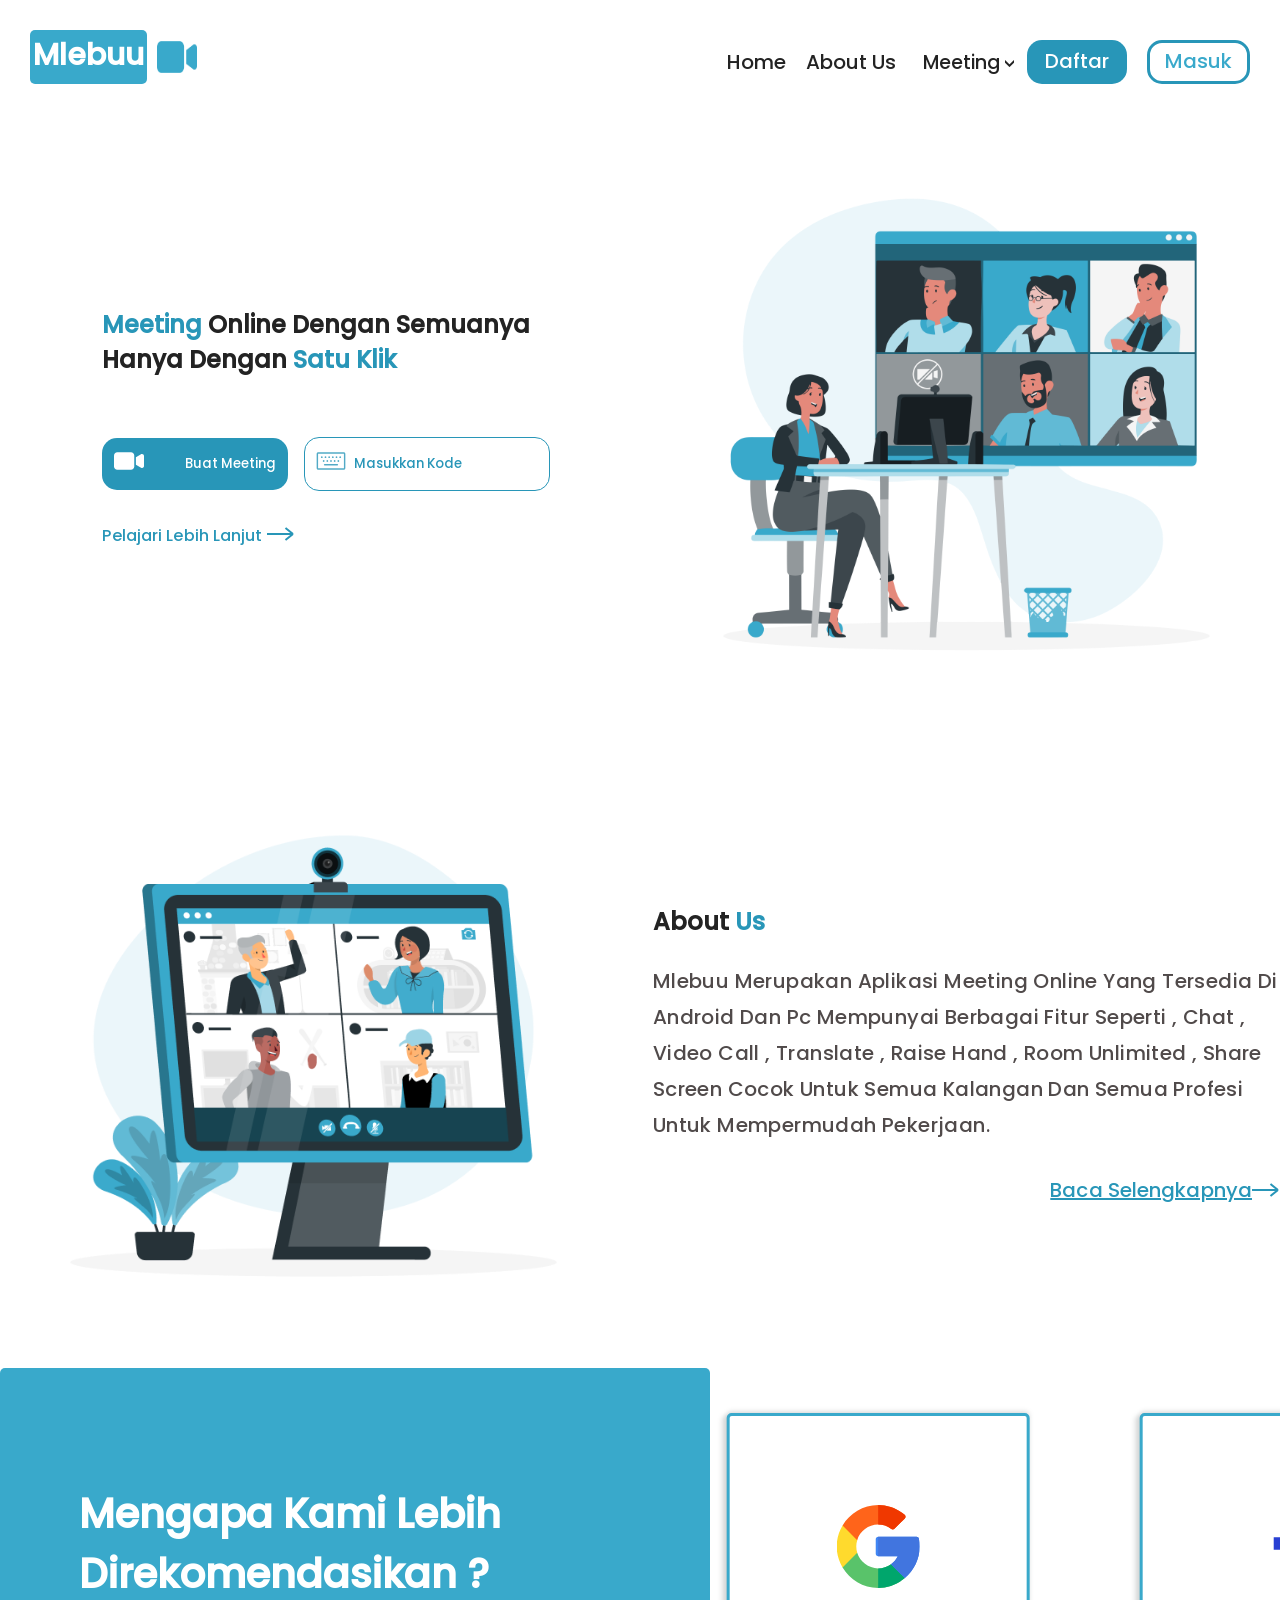
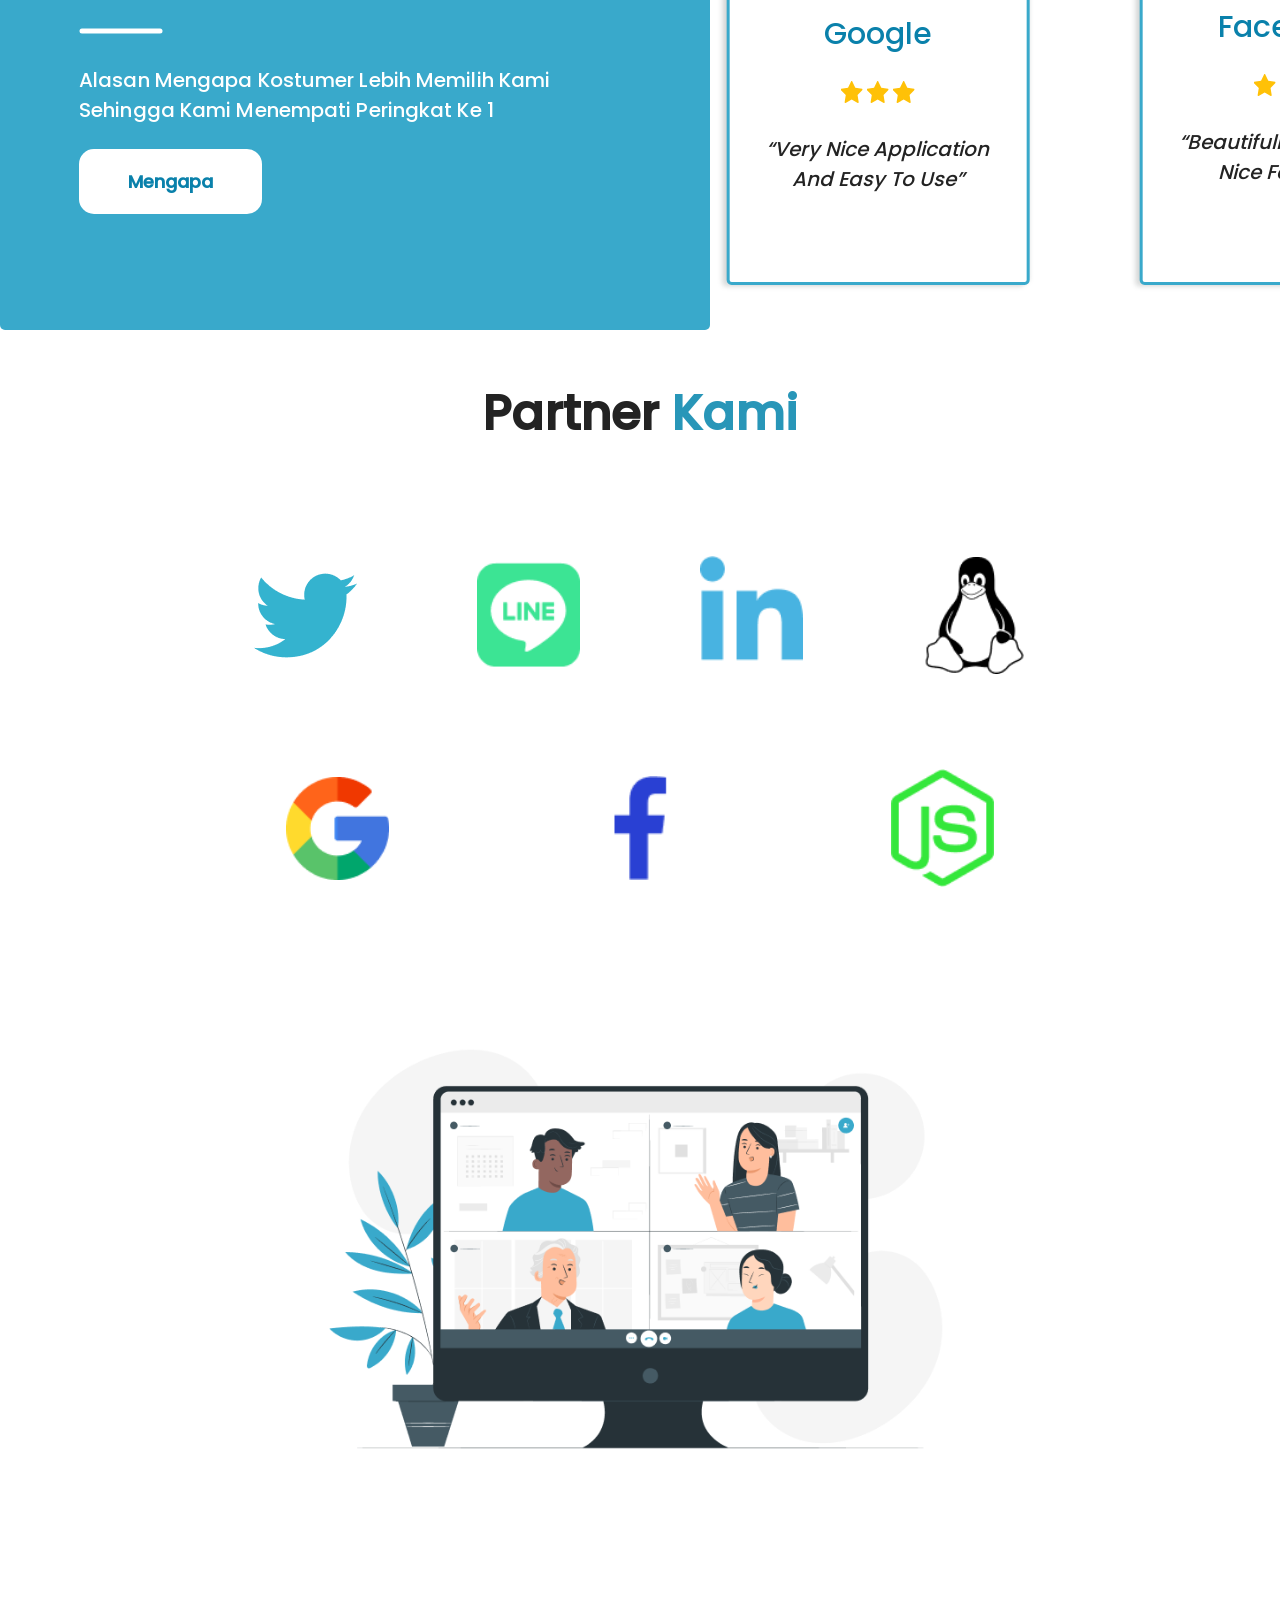
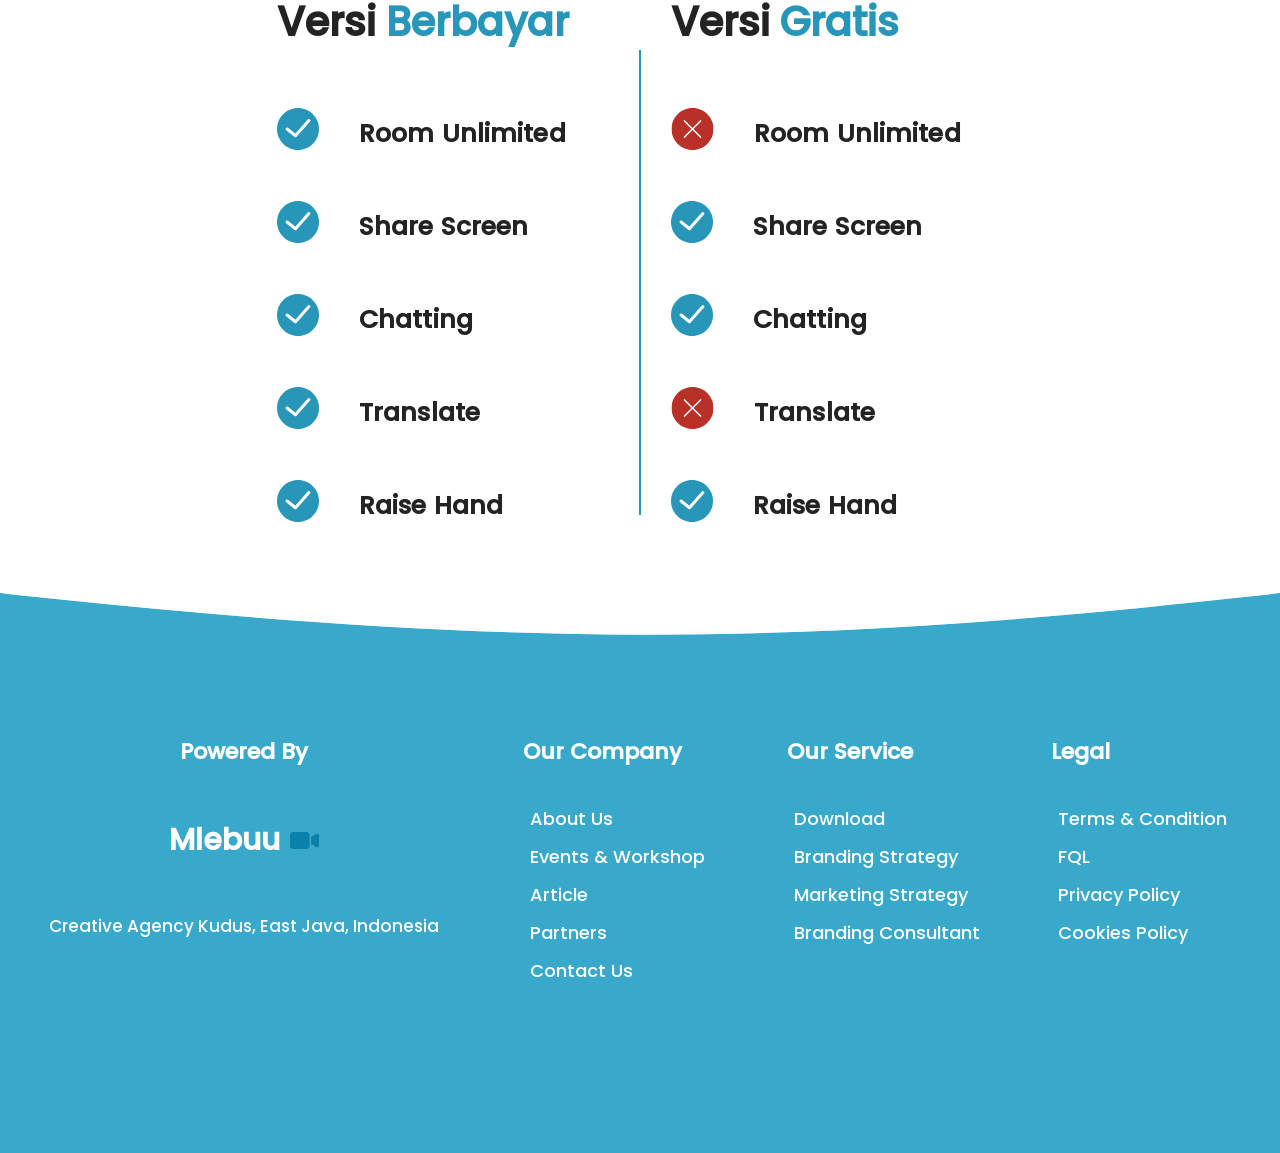
<file: index.html>
<!DOCTYPE html>
<html lang="en">

<head>
    <meta charset="UTF-8">
    <meta name="viewport" content="width=device-width, initial-scale=1.0">
    <title>Mlebuu</title>
    <link rel="stylesheet" href="css/main.css">
    <script src="js/main.js"></script>
</head>

<body>
     <!-- Header Section -->
     <header>
        <div class="header-container">
            <!-- Navigation Bar -->
            <nav class="navbar">
                <!-- Logo and Menu Icon -->
                <a href="index.html" class="logo-container">
                    <p>Mlebuu</p>
                    <img src="images/icons/video-camera.png" alt="logo" width="40px">
                </a>
                <div class="menu-icon" onclick="toggleSidebar()">&#9776;</div>

                <!-- Navigation Links -->
                <div class="navigation-links">
                    <a href="index.html">Home</a>
                    <a href="about_us.html">About Us</a>

                    <!-- Dropdown Menu -->
                    <div class="dropdown" >
                            <label for="toggleNav"><span class="navTitle">Meeting</span></label>               
                            <input type="checkbox" id="toggleNav"> 
                            <ul class="navList">
                                <li class="navItem"><a class="navLink" href="call.html">Call</a></li> 
                                <li class="navItem"><a class="navLink" href="download.html">Download</a></li> 
                                <li class="navItem"><a class="navLink" href="about_us.html">About Us</a></li> 
                                <li class="navItem"><a class="navLink" href="contect_us.html">Contact Us</a></li>
                                <li class="navItem"><a class="navLink" href="evevt-workshops.html">Events</a></li>
                                <li class="navItem"><a class="navLink" href="Partners.html">Partners</a></li>
                                <li class="navItem"><a class="navLink" href="artcle.html">Article</a></li>
                            </ul>
                    </div>

                    <a href="sign_up.html" class="register-nav">Daftar</a>
                    <a href="sign_in.html" class="login-nav">Masuk</a>
                </div>
            </nav>
        </div>
    </header>

    <!-- Sidebar -->
    <div class="sidebar" id="sidebar"  onmouseleave="toggleSidebar()">
        <div class="sidebar-links">
            <a href="index.html">Home</a>
            <a href="call.html">Call</a>
            <a href="download.html">Download</a>
            <a href="evevt-workshops.html">Events & Workshop</a>
            <a href="about_us.html">About Us</a>
            <a href="contect_us.html">Contact Us</a>
            <a href="Partners.html">Partners</a>
            <a href="artcle.html">Article</a>
            <a href="sign_up.html" class="register-nav">Daftar</a>
            <a href="sign_in.html" class="login-nav">Masuk</a>
        </div>
    </div>

    <!-- Main Content Section -->


    <div class="main-content home">
        <!-- Your content here -->
        <section class="first-section">
            <div class="left-content">
                <div class="text">
                    <h1><span>Meeting</span> online dengan semuanya hanya dengan <span>satu klik</span></h1>
                </div>
                <div class="buttons">
                    <div class="left-btn"><button>
                        <span>
                            <img src="./images/icons/video-camera 1.svg" width="30px" alt="">
                    </span>Buat meeting</button></div>
                    <div class="right-btn"><button>
                        <span>
                            <img src="./images/icons/keyboard 1.svg" width="30px" alt="">
                    </span>Masukkan kode</button></div>
                </div>
                <div class="last">Pelajari lebih lanjut <span><img src="./images/icons/Vector 2.svg" alt=""></span></div>
            </div>

            <div class="right-content"><img src=".//images/img/Remote meeting.png" alt=""></div>
        </section>


        <section class="second-section">
            <div class="left-content">
                <img src="./images/img/Group video-rafiki.png" alt="">
            </div>
            <div class="right-content">
                <h1>About <span>us</span></h1>
                <p>Mlebuu merupakan aplikasi meeting online yang tersedia di android dan pc mempunyai berbagai fitur seperti , chat , video call , translate , raise hand , room unlimited , share screen cocok untuk semua kalangan dan semua profesi untuk mempermudah
                    pekerjaan.
                </p>
                <a href="#">Baca selengkapnya<span><img src="./images/icons/Vector 2.svg" alt=""></span></a>
            </div>
        </section>
        <section class="third-section">
            <div class="left-content">
                <div class="container">
                    <h1>Mengapa kami lebih direkomendasikan ?</h1>
                    <svg xmlns="http://www.w3.org/2000/svg" width="84" height="6" viewBox="0 0 84 6" fill="none">
                    <path d="M3 3H81" stroke="white" stroke-width="5" stroke-linecap="round" stroke-linejoin="round"/>
                  </svg>
                    <p>Alasan mengapa kostumer lebih memilih kami sehingga kami menempati peringkat ke 1</p>
                    <button>Mengapa</button>
                </div>
            </div>
            <div class="wrap">
                <div class="right-content mySwiper">
                    <div class="slider swiper-wrapper">

                        <div class="card swiper-slide" style="margin-right: 0px !important;">
                            <div class="wrapper">
                                <img class="icon" src="./images/icons/google 1.svg" alt="" srcset="">
                                <h1>Google</h1>
                                <div class="star">
                                    <img src="./images/icons/star 1.svg" alt="" srcset="">
                                    <img src="./images/icons/star 1.svg" alt="" srcset="">
                                    <img src="./images/icons/star 1.svg" alt="" srcset="">
                                </div>
                                <p>“Very Nice Application and easy to use”</p>
                            </div>
                        </div>

                        <div class="card swiper-slide" style="margin-right: 0px !important;">
                            <div class="wrapper">
                                <img class="icon" src="./images/icons/facebook 1.svg" alt="" srcset="">
                                <h1>Facebook</h1>
                                <div class="star">
                                    <img src="./images/icons/star 1.svg" alt="" srcset="">
                                    <img src="./images/icons/star 1.svg" alt="" srcset="">
                                    <img src="./images/icons/star 1.svg" alt="" srcset="">
                                </div>
                                <p>“Beautifull application nice featured”</p>
                            </div>
                        </div>

                        <div class="card swiper-slide" style="margin-right: 0px !important;">
                            <div class="wrapper">
                                <img class="icon" src="./images/icons/x-twitter.svg" style="width: 70px;height: 70px;" alt="" srcset="">
                                <h1>X-twitter</h1>
                                <div class="star">
                                    <img src="./images/icons/star 1.svg" alt="" srcset="">
                                    <img src="./images/icons/star 1.svg" alt="" srcset="">
                                    <img src="./images/icons/star 1.svg" alt="" srcset="">
                                </div>
                                <p>“A new easy to use modern app”</p>
                            </div>
                        </div>


                    </div>
                    <div class="swiper-pagination" style="display: none;"></div>

                    <div class="swiper-button-prev" style="display: none;"></div>
                    <div class="swiper-button-next" style="display: none;"></div>

                    <div class="swiper-scrollbar " style="display: none;"></div>
                </div>
            </div>
        </section>
        <section class="fourth-section">
            <div class="title">
                <h2>Partner <span>Kami</span></h2>
            </div>
            <div class="icon-container">
                <img class="icon" src="./images/icons/twitter.png" alt="">
                <img class="icon" src="./images/icons/line.png" alt="">
                <img class="icon" src="./images/icons/linkedin-in.png" alt="">
                <img class="icon" src="./images/icons/linux.png" alt="">
            </div>
            <div class="icon-container">
                <img class="icon" src="./images/icons/google.png" alt="">
                <img class="icon" src="./images/icons/facebook.png" alt="">
                <img class="icon span-two-columns" src="./images/icons/node-js.png" alt="">
            </div>
        </section>
        <section class="fifth-section">
            <img src="./images/img/Group video-pana 1.png" alt="">
        </section>
        <section class="sixth-section">
            <div class="grid-container">
                <div class="column">
                    <h2>Versi <span>Berbayar</span></h2>
                    <p><span><img src="./images/icons/success 2.svg" alt=""></span>Room Unlimited</p>
                    <p><span><img src="./images/icons/success 2.svg" alt=""></span>Share Screen</p>
                    <p><span><img src="./images/icons/success 2.svg" alt=""></span>Chatting</p>
                    <p><span><img src="./images/icons/success 2.svg" alt=""></span>Translate</p>
                    <p><span><img src="./images/icons/success 2.svg" alt=""></span>Raise Hand</p>
                </div>
                <div class="line"></div>
                <div class="column sec-col">
                    <h2>Versi <span>Gratis</span></h2>
                    <p><span><img class="x" src="./images/icons/success 11.svg" alt=""></span>Room Unlimited</p>
                    <p><span><img src="./images/icons/success 2.svg" alt=""></span>Share Screen</p>
                    <p><span><img src="./images/icons/success 2.svg" alt=""></span>Chatting</p>
                    <p><span><img class="x" src="./images/icons/success 11.svg" alt=""></span>Translate</p>
                    <p><span><img src="./images/icons/success 2.svg" alt=""></span>Raise Hand</p>
                </div>
            </div>
        </section>
    </div>




     <!-- Footer Section -->
     <footer>
        <div class="footer-content" >
            <!-- About Footer Column -->
            <div class="footer-column about-footer">
                <h3>Powered By</h3>
                <div>Mlebuu <img src="images/icons/video-camera(2).png" alt=""></div>
                <p>
                    Creative Agency
                    Kudus, East Java, Indonesia
                </p>
            </div>

            <!-- Company Footer Column -->
            <div class="footer-column">
                <h3>Our Company</h3>
                <ul>
                    <li><a href="about_us.html">About Us</a></li>
                    <li><a href="evevt-workshops.html">Events & Workshop</a></li>
                    <li><a href="artcle.html">Article</a></li>
                    <li><a href="Partners.html">Partners</a></li>
                    <li><a href="contact_us.html">Contact Us</a></li>
                </ul>
            </div>

            <!-- Service Footer Column -->
            <div class="footer-column">
                <h3>Our Service</h3>
                <ul>
                    <li><a href="download.html">Download</a></li>
                    <li><a href="#">Branding Strategy</a></li>
                    <li><a href="#">Marketing Strategy</a></li>
                    <li><a href="#">Branding Consultant</a></li>
                </ul>
            </div>

            <!-- Legal Footer Column -->
            <div class="footer-column">
                <h3>Legal</h3>
                <ul>
                    <li><a href="Terms.html">Terms & Condition</a></li>
                    <li><a href="FAQ.html">FQL</a></li>
                    <li><a href="#">Privacy Policy</a></li>
                    <li><a href="#">Cookies Policy</a></li>
                </ul>
            </div>
        </div>
    </footer>
    <script src="https://cdn.jsdelivr.net/npm/swiper@11/swiper-bundle.min.js "></script>
    <script src="js/script.js "></script>
</body>

</html>
</file>
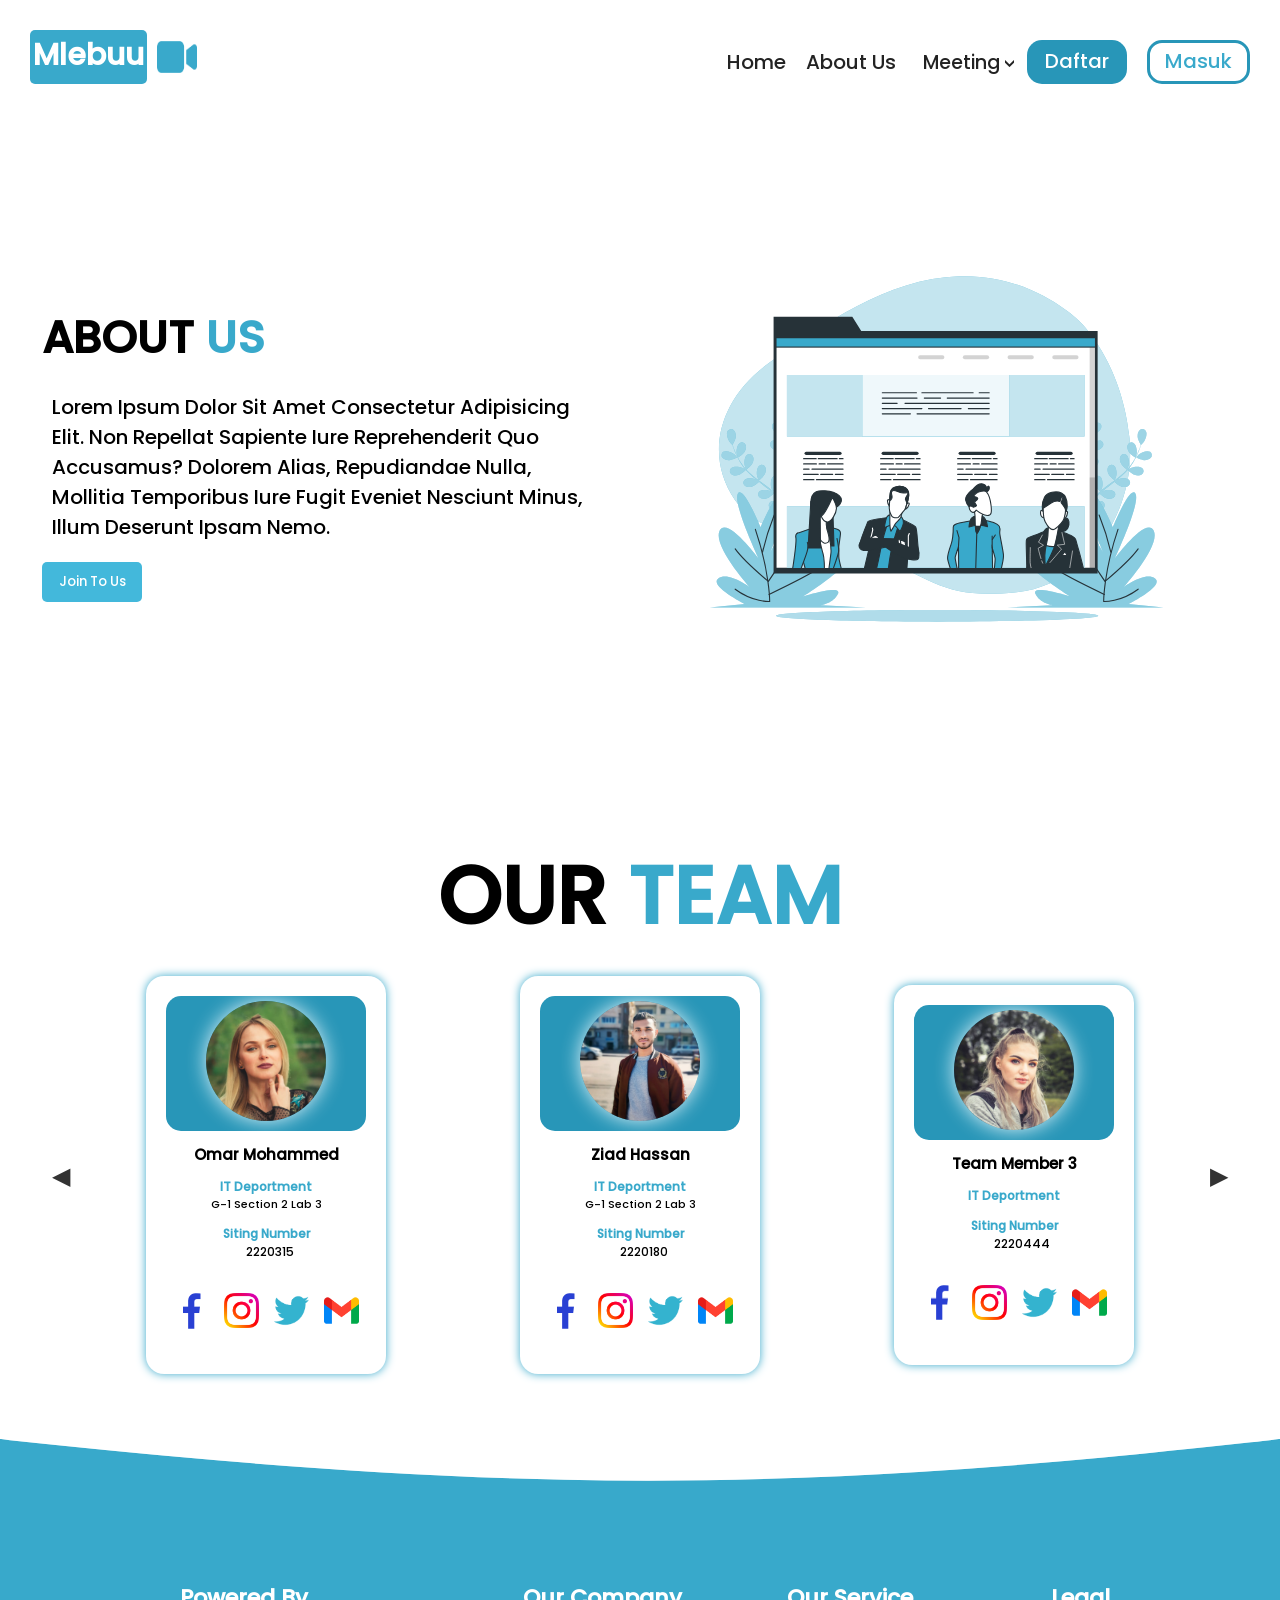
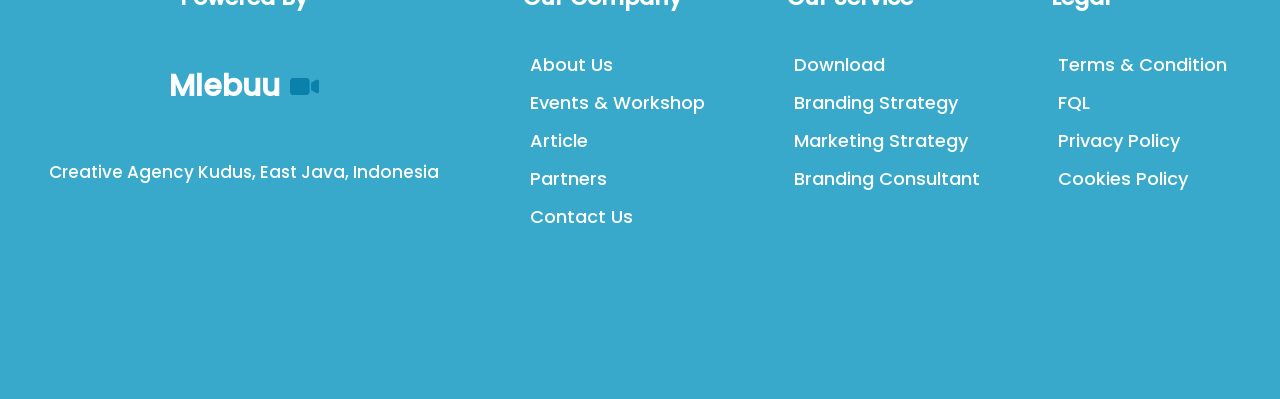
<file: about_us.html>
<!DOCTYPE html>
<html lang="en">

<head>
    <meta charset="UTF-8">
    <meta name="viewport" content="width=device-width, initial-scale=1.0">
    <title>Mlebuu</title>
    <link rel="stylesheet" href="css/main.css">
    <script src="js/main.js"></script>
</head>

<body>
    <!-- Header Section -->
    <header>
        <div class="header-container">
            <!-- Navigation Bar -->
            <nav class="navbar">
                <!-- Logo and Menu Icon -->
                <a href="index.html" class="logo-container">
                    <p>Mlebuu</p>
                    <img src="images/icons/video-camera.png" alt="logo" width="40px">
                </a>
                <div class="menu-icon" onclick="toggleSidebar()">&#9776;</div>

                <!-- Navigation Links -->
                <div class="navigation-links">
                    <a href="index.html">Home</a>
                    <a href="about_us.html">About Us</a>

                    <!-- Dropdown Menu -->
                    <div class="dropdown" >
                            <label for="toggleNav"><span class="navTitle">Meeting</span></label>               
                            <input type="checkbox" id="toggleNav"> 
                            <ul class="navList">
                                <li class="navItem"><a class="navLink" href="call.html">Call</a></li> 
                                <li class="navItem"><a class="navLink" href="download.html">Download</a></li> 
                                <li class="navItem"><a class="navLink" href="about_us.html">About Us</a></li> 
                                <li class="navItem"><a class="navLink" href="contect_us.html">Contact Us</a></li>
                                <li class="navItem"><a class="navLink" href="evevt-workshops.html">Events</a></li>
                                <li class="navItem"><a class="navLink" href="Partners.html">Partners</a></li>
                                <li class="navItem"><a class="navLink" href="artcle.html">Article</a></li>
                            </ul>
                    </div>
                    <a href="sign_up.html" class="register-nav">Daftar</a>
                    <a href="sign_in.html" class="login-nav">Masuk</a>
                </div>
            </nav>
        </div>
    </header>

    <!-- Sidebar -->
    <div class="sidebar" id="sidebar"  onmouseleave="toggleSidebar()">
        <div class="sidebar-links">
            <a href="index.html">Home</a>
            <a href="call.html">Call</a>
            <a href="download.html">Download</a>
            <a href="evevt-workshops.html">Events & Workshop</a>
            <a href="about_us.html">About Us</a>
            <a href="contect_us.html">Contact Us</a>
            <a href="Partners.html">Partners</a>
            <a href="artcle.html">Article</a>
            <a href="sign_up.html" class="register-nav">Daftar</a>
            <a href="sign_in.html" class="login-nav">Masuk</a>
        </div>
    </div>

    <!-- Main Content Section -->
    <div class="main-content">
        <div class="about_us">
            <div class="about_us_wordes">
                <h1>
                    ABOUT <span>US</span>
                </h1>
                <p>
                    Lorem ipsum dolor sit amet consectetur adipisicing elit. Non repellat sapiente iure reprehenderit quo accusamus? Dolorem alias, repudiandae nulla, mollitia temporibus iure fugit eveniet nesciunt minus, illum deserunt ipsam nemo.
                </p>
                <div class="about_us_btn">
                    <a href="about_us.html"><button>
                        join to us
                    </button></a>
                </div>
            </div>
            <div class="about_us_img">
                <img src="images\img\About_us.svg" alt="" width="650px">
            </div>
        </div>
        <div class="our_team">
            <div class="our_team_head">
                <h1>
                    OUR <span>TEAM</span>
                </h1>
            </div>
            <div class="team-slide-container">
                <div class="team-card-wrapper" id="teamCardWrapper">
                    <!-- Your team cards will be dynamically added here using JavaScript -->
                </div>
            
                <button class="team-swiper-button-next team-swiper-navBtn" onclick="nextTeamCard()">&#9654;</button>
                <button class="team-swiper-button-prev team-swiper-navBtn" onclick="prevTeamCard()">&#9664;</button>
            </div>        </div>
    </div>





    <!-- Footer Section -->
    <footer>
        <div class="footer-content" >
            <!-- About Footer Column -->
            <div class="footer-column about-footer">
                <h3>Powered By</h3>
                <div>Mlebuu <img src="images/icons/video-camera(2).png" alt=""></div>
                <p>
                    Creative Agency
                    Kudus, East Java, Indonesia
                </p>
            </div>

            <!-- Company Footer Column -->
            <div class="footer-column">
                <h3>Our Company</h3>
                <ul>
                    <li><a href="about_us.html">About Us</a></li>
                    <li><a href="evevt-workshops.html">Events & Workshop</a></li>
                    <li><a href="artcle.html">Article</a></li>
                    <li><a href="Partners.html">Partners</a></li>
                    <li><a href="contact_us.html">Contact Us</a></li>
                </ul>
            </div>

            <!-- Service Footer Column -->
            <div class="footer-column">
                <h3>Our Service</h3>
                <ul>
                    <li><a href="download.html">Download</a></li>
                    <li><a href="#">Branding Strategy</a></li>
                    <li><a href="#">Marketing Strategy</a></li>
                    <li><a href="#">Branding Consultant</a></li>
                </ul>
            </div>

            <!-- Legal Footer Column -->
            <div class="footer-column">
                <h3>Legal</h3>
                <ul>
                    <li><a href="Terms.html">Terms & Condition</a></li>
                    <li><a href="FAQ.html">FQL</a></li>
                    <li><a href="#">Privacy Policy</a></li>
                    <li><a href="#">Cookies Policy</a></li>
                </ul>
            </div>
        </div>
    </footer>
<script>
            const teamCardWrapper = document.getElementById('teamCardWrapper');
        const teamCardsData = [
            { image: 'images/team/ziad.jpg', name: 'Ziad Hassan', id: '2220180', title: 'IT deportment' , description: 'G-1 section 2 lab 3', facebook: 'https://www.facebook.com/ziad.hassan.148116?mibextid=ZbWKwL' , instagram : 'https://www.instagram.com/3_p0ox?igsh=MzNlNGNkZWQ4Mg==' , gmail: 'zeyad.h.abaza@gmail.com' , twitter : 'https://x.com/3p0ox?s=09', },
            { image: 'images/Client/comments-1.jpg', name: 'Team Member 3', id: '2220444', title: 'IT deportment' , description: '', facebook: '' , instagram : '' , gmail: '' , twitter : '', },
            { image: 'images/Client/comments-1.jpg', name: 'Team Member 3', id: '2220444', title: 'IT deportment' , description: '', facebook: '' , instagram : '' , gmail: '' , twitter : '', },
            { image: 'images/Client/comments-1.jpg', name: 'Team Member 3', id: '2220444', title: 'IT deportment' , description: '', facebook: '' , instagram : '' , gmail: '' , twitter : '', },
            { image: 'images/Client/comments-1.jpg', name: 'Team Member 3', id: '2220444', title: 'IT deportment' , description: '', facebook: '' , instagram : '' , gmail: '' , twitter : '', },
            { image: 'images/team/RawanRabei.jpg', name: 'Rewan Rabei Al-Saeed', id: '2220169', title: 'IT deportment' , description: 'G-1 section 2 lab 3', facebook: 'https://www.facebook.com/profile.php?id=100047731432396' , instagram : 'https://www.instagram.com/ronarabey?igsh=MWRkazNqMmp1OWRmdw==' , gmail: 'rewanrabey753@gmail.com' , twitter : '', },
            { image: 'images/Client/comments-1.jpg', name: 'Madeha Alaa eldin', id: '2220448', title: 'IT deportment' , description: 'G-2 section 2 lab 3', facebook: '' , instagram : '' , gmail: '' , twitter : '', },
            { image: 'images/Client/comments-1.jpg', name: 'Rewan', id: '2220444', title: 'IT deportment' , description: 'G-1 section 2 lab 3', facebook: '' , instagram : '' , gmail: '' , twitter : '', },
            { image: 'images/Client/comments-1.jpg', name: 'Mohammed Shaban', id: '2220444', title: 'IT deportment' , description: '', facebook: '' , instagram : '' , gmail: '' , twitter : '', },
            { image: 'images/Client/comments-1.jpg', name: 'Mohamed Hassan', id: '2220067', title: 'IT deportment' , description: 'G-2 section 2 lab 1', facebook: '' , instagram : '' , gmail: '' , twitter : '', },
            { image: 'images/Client/comments-3.jpg', name: 'Omar mohammed', id: '2220315', title: 'IT deportment' , description: 'G-1 section 2 lab 3', facebook: '' , instagram : '' , gmail: '' , twitter : '', },
        ];
    
        let currentTeamIndex = 0;
    
        function nextTeamCard() {
            currentTeamIndex = (currentTeamIndex + 1) % teamCardsData.length;
            updateTeamCardWrapper();
        }
    
        function prevTeamCard() {
            currentTeamIndex = (currentTeamIndex - 1 + teamCardsData.length) % teamCardsData.length;
            updateTeamCardWrapper();
        }
    
        function updateTeamCardWrapper() {
            // حذف العناصر القديمة
            while (teamCardWrapper.firstChild) {
                teamCardWrapper.removeChild(teamCardWrapper.firstChild);
            }
    
            // إنشاء وإضافة الكاردات الجديدة
            for (let i = -1; i <= 1; i++) {
                const index = (currentTeamIndex + i + teamCardsData.length) % teamCardsData.length;
                const teamCardHTML = createTeamCard(teamCardsData[index]);
                teamCardWrapper.insertAdjacentHTML('beforeend', teamCardHTML);
            }
        }
    
        // Function to create team card elements using template literals
        function createTeamCard(data) {
            return `
            <div class="card_team">
                <div class="image_team">
                    <img src="${data.image}" alt="img person">
                </div>
                <div class="name_member">
                    <h2>
                        ${data.name}
                    </h2>
                </div>
                <div class="about_member">
                    <h3>${data.title}</h3>
                    ${data.description}
                </div>
                <div class="siting_number">
                    <h3>siting number</h3>
                    <p>${data.id}</p>
                </div>
                <div class="contect_team">
                    <a href="${data.facebook}">
                        <img src="images/icons/facebook.png" alt="">
                    </a>
                    <a href="${data.instagram}">
                        <img src="images/icons/instagram.png" alt="">
                    </a>
                    <a href="${data.twitter}">
                        <img src="images/icons/twitter.png" alt="">
                    </a>
                    <a href="${data.gmail}">
                        <img src="images/icons/gmail.png" alt="">
                    </a>
                </div>
            </div>
            `;
        }
    
        // Render initial team cards
        updateTeamCardWrapper();
</script>
</body>
</html>
</file>
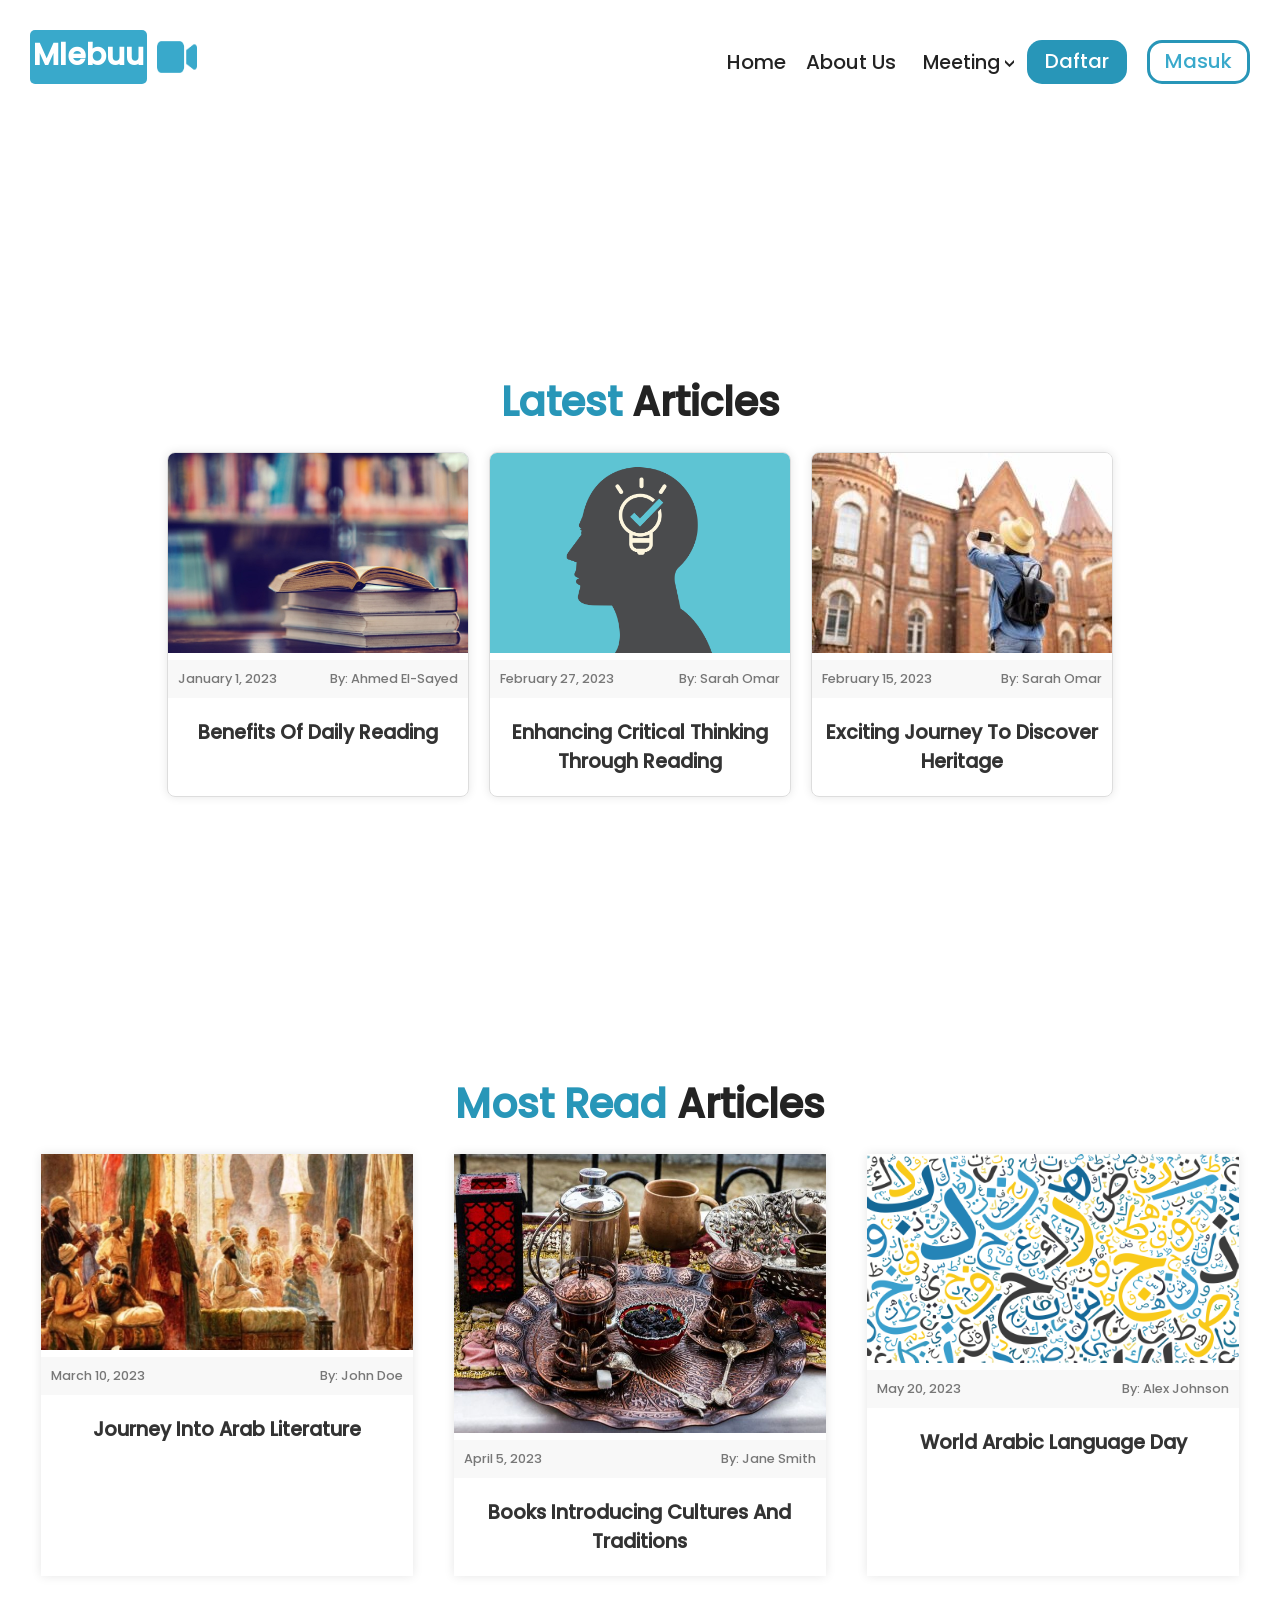
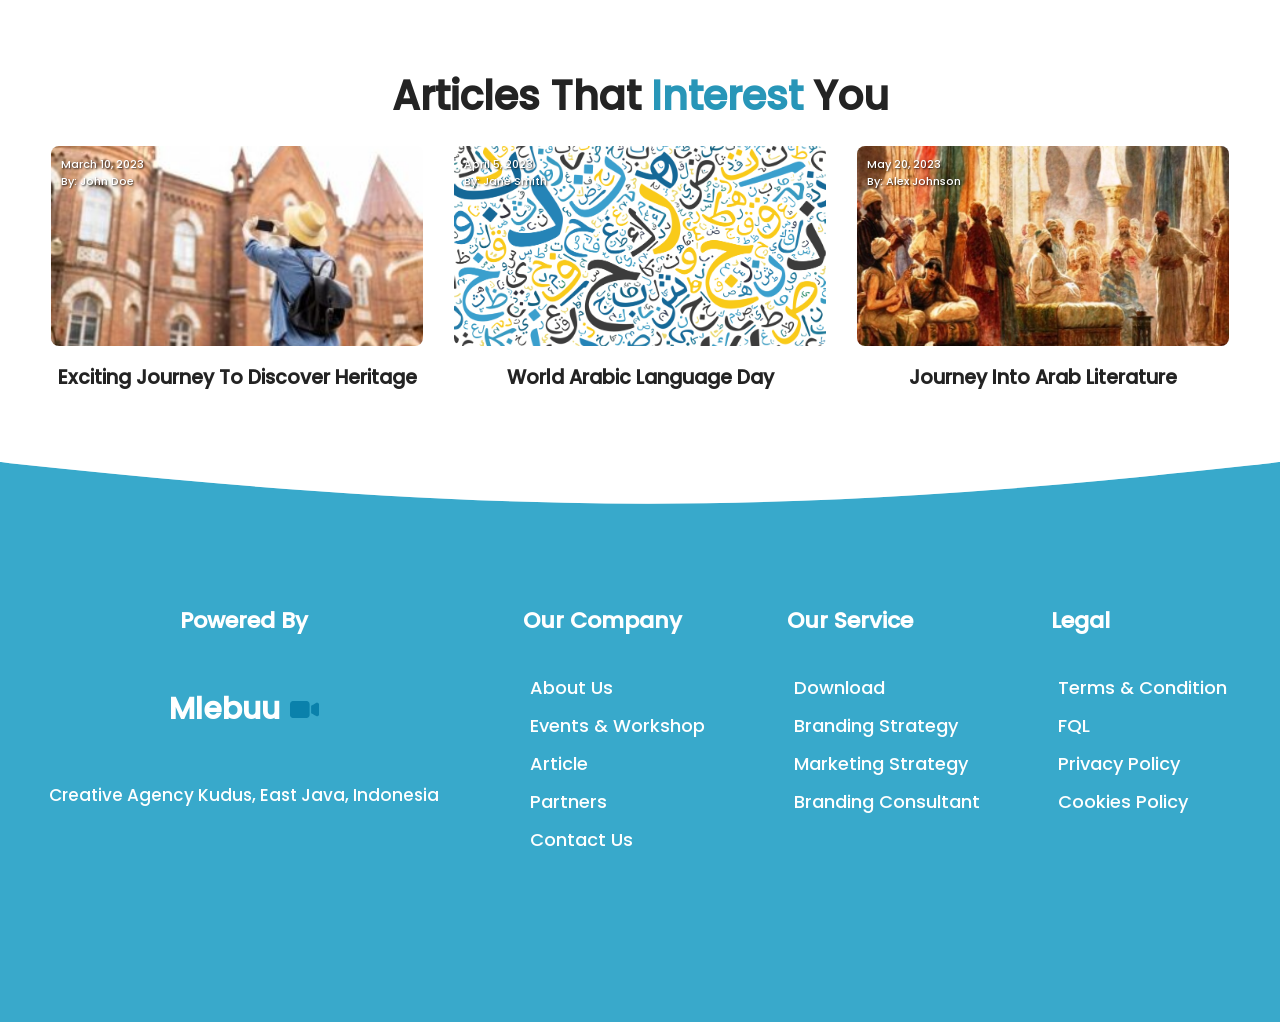
<file: artcle.html>
<!DOCTYPE html>
<html lang="en">

<head>
    <meta charset="UTF-8">
    <meta name="viewport" content="width=device-width, initial-scale=1.0">
    <title>Mlebuu</title>
    <link rel="stylesheet" href="css/main.css">
    <script src="js/main.js"></script>
</head>

<body>
    <!-- Header Section -->
    <header>
        <div class="header-container">
            <!-- Navigation Bar -->
            <nav class="navbar">
                <!-- Logo and Menu Icon -->
                <a href="index.html" class="logo-container">
                    <p>Mlebuu</p>
                    <img src="images/icons/video-camera.png" alt="logo" width="40px">
                </a>
                <div class="menu-icon" onclick="toggleSidebar()">&#9776;</div>

                <!-- Navigation Links -->
                <div class="navigation-links">
                    <a href="index.html">Home</a>
                    <a href="about_us.html">About Us</a>

                    <!-- Dropdown Menu -->
                    <div class="dropdown" >
                            <label for="toggleNav"><span class="navTitle">Meeting</span></label>               
                            <input type="checkbox" id="toggleNav"> 
                            <ul class="navList">
                                <li class="navItem"><a class="navLink" href="call.html">Call</a></li> 
                                <li class="navItem"><a class="navLink" href="download.html">Download</a></li> 
                                <li class="navItem"><a class="navLink" href="about_us.html">About Us</a></li> 
                                <li class="navItem"><a class="navLink" href="contect_us.html">Contact Us</a></li>
                                <li class="navItem"><a class="navLink" href="evevt-workshops.html">Events</a></li>
                                <li class="navItem"><a class="navLink" href="Partners.html">Partners</a></li>
                                <li class="navItem"><a class="navLink" href="artcle.html">Article</a></li>
                            </ul>
                    </div>

                    <a href="sign_up.html" class="register-nav">Daftar</a>
                    <a href="sign_in.html" class="login-nav">Masuk</a>
                </div>
            </nav>
        </div>
    </header>

    <!-- Sidebar -->
    <div class="sidebar" id="sidebar"  onmouseleave="toggleSidebar()">
        <div class="sidebar-links">
            <a href="index.html">Home</a>
            <a href="call.html">Call</a>
            <a href="download.html">Download</a>
            <a href="evevt-workshops.html">Events & Workshop</a>
            <a href="about_us.html">About Us</a>
            <a href="contect_us.html">Contact Us</a>
            <a href="Partners.html">Partners</a>
            <a href="artcle.html">Article</a>
            <a href="sign_up.html" class="register-nav">Daftar</a>
            <a href="sign_in.html" class="login-nav">Masuk</a>
        </div>
    </div>

    <!-- Main Content Section -->


    <div class="article-section">    
        <!-- Header section with the main title -->
        <div class="article-header">
            <h1><span>Latest</span> Articles</h1>
        </div>
        <!-- List of articles with individual items -->
        <div class="article-list">
            
            <!-- Article Item 1 -->
            <div class="article-item">
                <img src="images/article/article.jpg" alt="article 1">
                <!-- Information about the article (date, author) -->
                <div class="article-info">
                    <span class="article-date">January 1, 2023</span>
                    <span class="article-author">By: Ahmed El-Sayed</span>
                </div>
                <!-- Title of the article with a link -->
                <h2 class="article-title"><a href="show_artical.html?title=Benefits of Daily Reading">Benefits of Daily Reading</a></h2>
            </div>
            
            <!-- Article Item 2 -->
            <div class="article-item">
                <img src="images/article/article(1).png" alt="article 2">
                <div class="article-info">
                    <span class="article-date">February 27, 2023</span>
                    <span class="article-author">By: Sarah Omar</span>
                </div>
                <h2 class="article-title"><a href="show_artical.html?title=Enhancing Critical Thinking Through Reading">Enhancing Critical Thinking Through Reading</a></h2>
            </div>
            
            <!-- Article Item 3 -->
            <div class="article-item">
                <img src="images/article/article(1).jpg" alt="article 3">
                <div class="article-info">
                    <span class="article-date">February 15, 2023</span>
                    <span class="article-author">By: Sarah Omar</span>
                </div>
                <h2 class="article-title"><a href="show_artical.html?title=Exciting Journey to Discover Heritage">Exciting Journey to Discover Heritage</a></h2>
            </div>
            
        </div> 
    </div> 
    <!-- most read articles section -->
    <div class="article-showcase-section">
        <!-- Header for the article showcase section -->
        <div class="article-header">
            <h1><span>Most Read</span> Articles</h1>
        </div>
        <div class="featured-article-list">
    
            <!-- Featured Article Item 1 -->
            <div class="featured-article-item">
                <img src="images/article/article(2).jpg" alt="featured article 1">
                <div class="article-info">
                    <span class="article-date">March 10, 2023</span>
                    <span class="article-author">By: John Doe</span>
                </div>
                <h2 class="article-title"><a href="show_artical.html?title=Journey into Arab Literature">Journey into Arab Literature</a></h2>
            </div>
    
            <!-- Featured Article Item 2 -->
            <div class="featured-article-item">
                <img src="images/article/article(3).jpg" alt="featured article 2">
                <div class="article-info">
                    <span class="article-date">April 5, 2023</span>
                    <span class="article-author">By: Jane Smith</span>
                </div>
                <h2 class="article-title"><a href="show_artical.html?title=Books Introducing Cultures and Traditions">Books Introducing Cultures and Traditions</a></h2>
            </div>
    
            <!-- Featured Article Item 3 -->
            <div class="featured-article-item">
                <img src="images/article/article(2).png" alt="featured article 3">
                <div class="article-info">
                    <span class="article-date">May 20, 2023</span>
                    <span class="article-author">By: Alex Johnson</span>
                </div>
                <h2 class="article-title"><a href="show_artical.html?title=World Arabic Language Day">World Arabic Language Day</a></h2>
            </div>
    
        </div> 
    </div> 
    
    <!-- article exhibits section -->
    <div class="article-exhibits">
            <!-- Header for the article article section -->
            <div class="article-header">
                <h1>Articles that <span>Interest</span> you</h1>
            </div>
        <!-- Exhibit Item 1 -->
        <div class="exhibit-item">
            <img src="images/article/article(1).jpg" alt="exhibit 1">
            <div class="exhibit-info">
                <span class="exhibit-date">March 10, 2023</span>
                <span class="exhibit-author">By: John Doe</span>
            </div>
            <h2 class="exhibit-title"><a href="show_artical.html?title=Exciting Journey to Discover Heritage">Exciting Journey to Discover Heritage</a></h2>
        </div>
        
        <!-- Exhibit Item 2 -->
        <div class="exhibit-item">
            <img src="images/article/article(2).png" alt="exhibit 2">
            <div class="exhibit-info">
                <span class="exhibit-date">April 5, 2023</span>
                <span class="exhibit-author">By: Jane Smith</span>
            </div>
            <h2 class="exhibit-title"><a href="show_artical.html?title=World Arabic Language Day">World Arabic Language Day</a></h2>
        </div>
        
        <!-- Exhibit Item 3 -->
        <div class="exhibit-item">
            <img src="images/article/article(2).jpg" alt="exhibit 3">
            <div class="exhibit-info">
                <span class="exhibit-date">May 20, 2023</span>
                <span class="exhibit-author">By: Alex Johnson</span>
            </div>
            <h2 class="exhibit-title"><a href="show_artical.html?title=Journey into Arab Literature">Journey into Arab Literature</a></h2>
        </div>
        
    </div>
    



    <!-- Footer Section -->
    <footer>
        <div class="footer-content" >
            <!-- About Footer Column -->
            <div class="footer-column about-footer">
                <h3>Powered By</h3>
                <div>Mlebuu <img src="images/icons/video-camera(2).png" alt=""></div>
                <p>
                    Creative Agency
                    Kudus, East Java, Indonesia
                </p>
            </div>

            <!-- Company Footer Column -->
            <div class="footer-column">
                <h3>Our Company</h3>
                <ul>
                    <li><a href="about_us.html">About Us</a></li>
                    <li><a href="evevt-workshops.html">Events & Workshop</a></li>
                    <li><a href="artcle.html">Article</a></li>
                    <li><a href="Partners.html">Partners</a></li>
                    <li><a href="contact_us.html">Contact Us</a></li>
                </ul>
            </div>

            <!-- Service Footer Column -->
            <div class="footer-column">
                <h3>Our Service</h3>
                <ul>
                    <li><a href="download.html">Download</a></li>
                    <li><a href="#">Branding Strategy</a></li>
                    <li><a href="#">Marketing Strategy</a></li>
                    <li><a href="#">Branding Consultant</a></li>
                </ul>
            </div>

            <!-- Legal Footer Column -->
            <div class="footer-column">
                <h3>Legal</h3>
                <ul>
                    <li><a href="Terms.html">Terms & Condition</a></li>
                    <li><a href="FAQ.html">FQL</a></li>
                    <li><a href="#">Privacy Policy</a></li>
                    <li><a href="#">Cookies Policy</a></li>
                </ul>
            </div>
        </div>
    </footer>

</body>
</html>
</file>
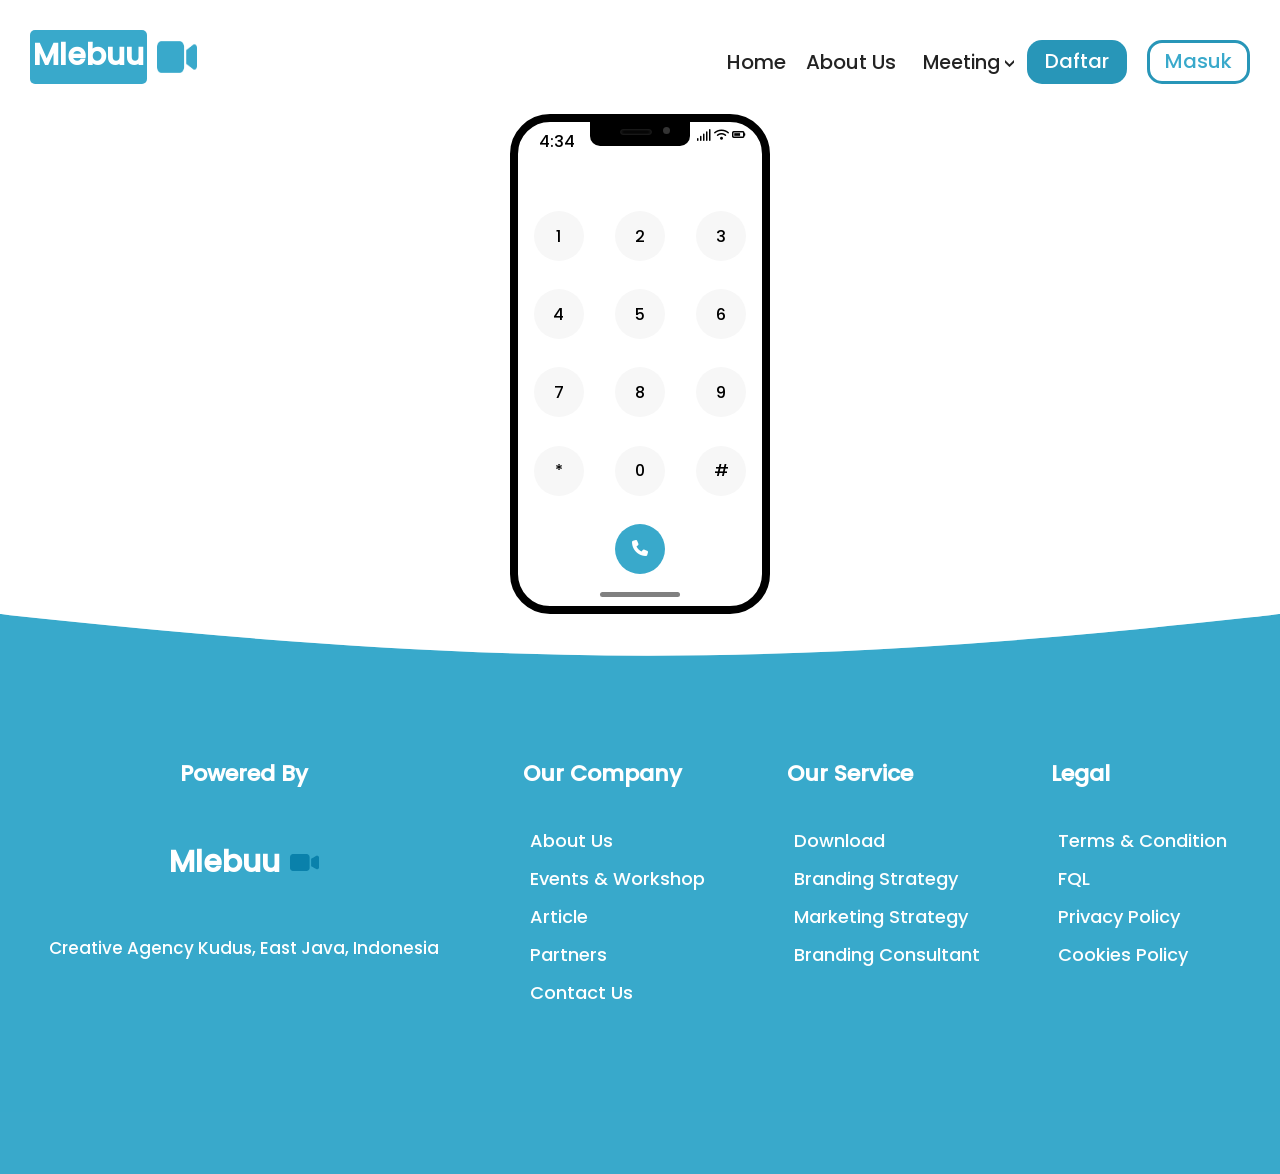
<file: call.html>
<!DOCTYPE html>
<html lang="en">

<head>
    <meta charset="UTF-8">
    <meta name="viewport" content="width=device-width, initial-scale=1.0">
    <title>Mlebuu</title>
    <link rel="stylesheet" href="css/main.css">
    <link rel="stylesheet" href="https://cdnjs.cloudflare.com/ajax/libs/font-awesome/6.5.0/css/all.min.css">
    <script src="js/main.js"></script>
</head>

<body>
    <!-- Header Section -->
    <header>
        <div class="header-container">
            <!-- Navigation Bar -->
            <nav class="navbar">
                <!-- Logo and Menu Icon -->
                <a href="index.html" class="logo-container">
                    <p>Mlebuu</p>
                    <img src="images/icons/video-camera.png" alt="logo" width="40px">
                </a>
                <div class="menu-icon" onclick="toggleSidebar()">&#9776;</div>

                <!-- Navigation Links -->
                <div class="navigation-links">
                    <a href="index.html">Home</a>
                    <a href="about_us.html">About Us</a>

                    <!-- Dropdown Menu -->
                    <div class="dropdown" >
                            <label for="toggleNav"><span class="navTitle">Meeting</span></label>               
                            <input type="checkbox" id="toggleNav"> 
                            <ul class="navList">
                                <li class="navItem"><a class="navLink" href="call.html">Call</a></li> 
                                <li class="navItem"><a class="navLink" href="download.html">Download</a></li> 
                                <li class="navItem"><a class="navLink" href="about_us.html">About Us</a></li> 
                                <li class="navItem"><a class="navLink" href="contect_us.html">Contact Us</a></li>
                                <li class="navItem"><a class="navLink" href="evevt-workshops.html">Events</a></li>
                                <li class="navItem"><a class="navLink" href="Partners.html">Partners</a></li>
                                <li class="navItem"><a class="navLink" href="artcle.html">Article</a></li>
                            </ul>
                    </div>

                    <a href="sign_up.html" class="register-nav">Daftar</a>
                    <a href="sign_in.html" class="login-nav">Masuk</a>
                </div>
            </nav>
        </div>
    </header>

    <!-- Sidebar -->
    <div class="sidebar" id="sidebar"  onmouseleave="toggleSidebar()">
        <div class="sidebar-links">
            <a href="index.html">Home</a>
            <a href="call.html">Call</a>
            <a href="download.html">Download</a>
            <a href="evevt-workshops.html">Events & Workshop</a>
            <a href="about_us.html">About Us</a>
            <a href="contect_us.html">Contact Us</a>
            <a href="Partners.html">Partners</a>
            <a href="artcle.html">Article</a>
            <a href="sign_up.html" class="register-nav">Daftar</a>
            <a href="sign_in.html" class="login-nav">Masuk</a>
        </div>
    </div>

    <!-- Main Content Section -->


    <div class="main-content call">
        <div class="custom-alert" id="myAlert">
            <span class="close-btn" onclick="closeAlert()">x</span>
            <p>This feature isnt working at the moment</p>
        </div>

        <form action="" class="form" disabled>
            <section class="caller">
                <div class="notch">
                    <div> <span>2</span><span>2</span><span>:</span><span>0</span><span>1</span>
                    </div>
                    <div class="left-screen">
                        <span class="hrs"></span><span>:</span><span class="mins"></span>
                    </div>
                    <div class="no-screen">
                        <div class="camera">
                            <div class="sound"></div>
                            <span></span>
                        </div>
                    </div>
                    <div class="right-screen">
                        <i class="fa-solid fa-signal"></i>
                        <i class="fa-solid fa-wifi"></i>
                        <i class="fa-solid fa-battery-three-quarters"></i>
                    </div>
                </div>
                <input type="text" class="display" name="display" id="display" disabled style="color: black;">
                <div class="buttons">
                    <input type="button" value="1">
                    <input type="button" value="2">
                    <input type="button" value="3">
                </div>
                <div class="buttons">
                    <input type="button" value="4">
                    <input type="button" value="5">
                    <input type="button" value="6">
                </div>
                <div class="buttons">
                    <input type="button" value="7">
                    <input type="button" value="8">
                    <input type="button" value="9">
                </div>
                <div class="buttons">
                    <input type="button" value="*">
                    <input type="button" value="0">
                    <input type="button" value="#">
                </div>
                <div class="buttons last">
                    <div></div>
                    <button id="calling" class="icon-color"><i class="fa-solid fa-phone" style="color: #ffffff;"></i></button>
                    <button style="display: none;" id="del"><i class="fa-solid fa-delete-left" style="color: black;"></i></button>
                </div>
                <div class="line"></div>
            </section>
        </form>
        <script src="./js/script.js"></script>
        <script>
            window.onload = () => {
                call();
                del();
                calling();
                closeAlert();
                startClock();
            }
        </script>
    </div>




    <!-- Footer Section -->
    <footer>
        <div class="footer-content" >
            <!-- About Footer Column -->
            <div class="footer-column about-footer">
                <h3>Powered By</h3>
                <div>Mlebuu <img src="images/icons/video-camera(2).png" alt=""></div>
                <p>
                    Creative Agency
                    Kudus, East Java, Indonesia
                </p>
            </div>

            <!-- Company Footer Column -->
            <div class="footer-column">
                <h3>Our Company</h3>
                <ul>
                    <li><a href="about_us.html">About Us</a></li>
                    <li><a href="evevt-workshops.html">Events & Workshop</a></li>
                    <li><a href="artcle.html">Article</a></li>
                    <li><a href="Partners.html">Partners</a></li>
                    <li><a href="contact_us.html">Contact Us</a></li>
                </ul>
            </div>

            <!-- Service Footer Column -->
            <div class="footer-column">
                <h3>Our Service</h3>
                <ul>
                    <li><a href="download.html">Download</a></li>
                    <li><a href="#">Branding Strategy</a></li>
                    <li><a href="#">Marketing Strategy</a></li>
                    <li><a href="#">Branding Consultant</a></li>
                </ul>
            </div>

            <!-- Legal Footer Column -->
            <div class="footer-column">
                <h3>Legal</h3>
                <ul>
                    <li><a href="Terms.html">Terms & Condition</a></li>
                    <li><a href="FAQ.html">FQL</a></li>
                    <li><a href="#">Privacy Policy</a></li>
                    <li><a href="#">Cookies Policy</a></li>
                </ul>
            </div>
        </div>
    </footer>
</body>

</html>
</file>
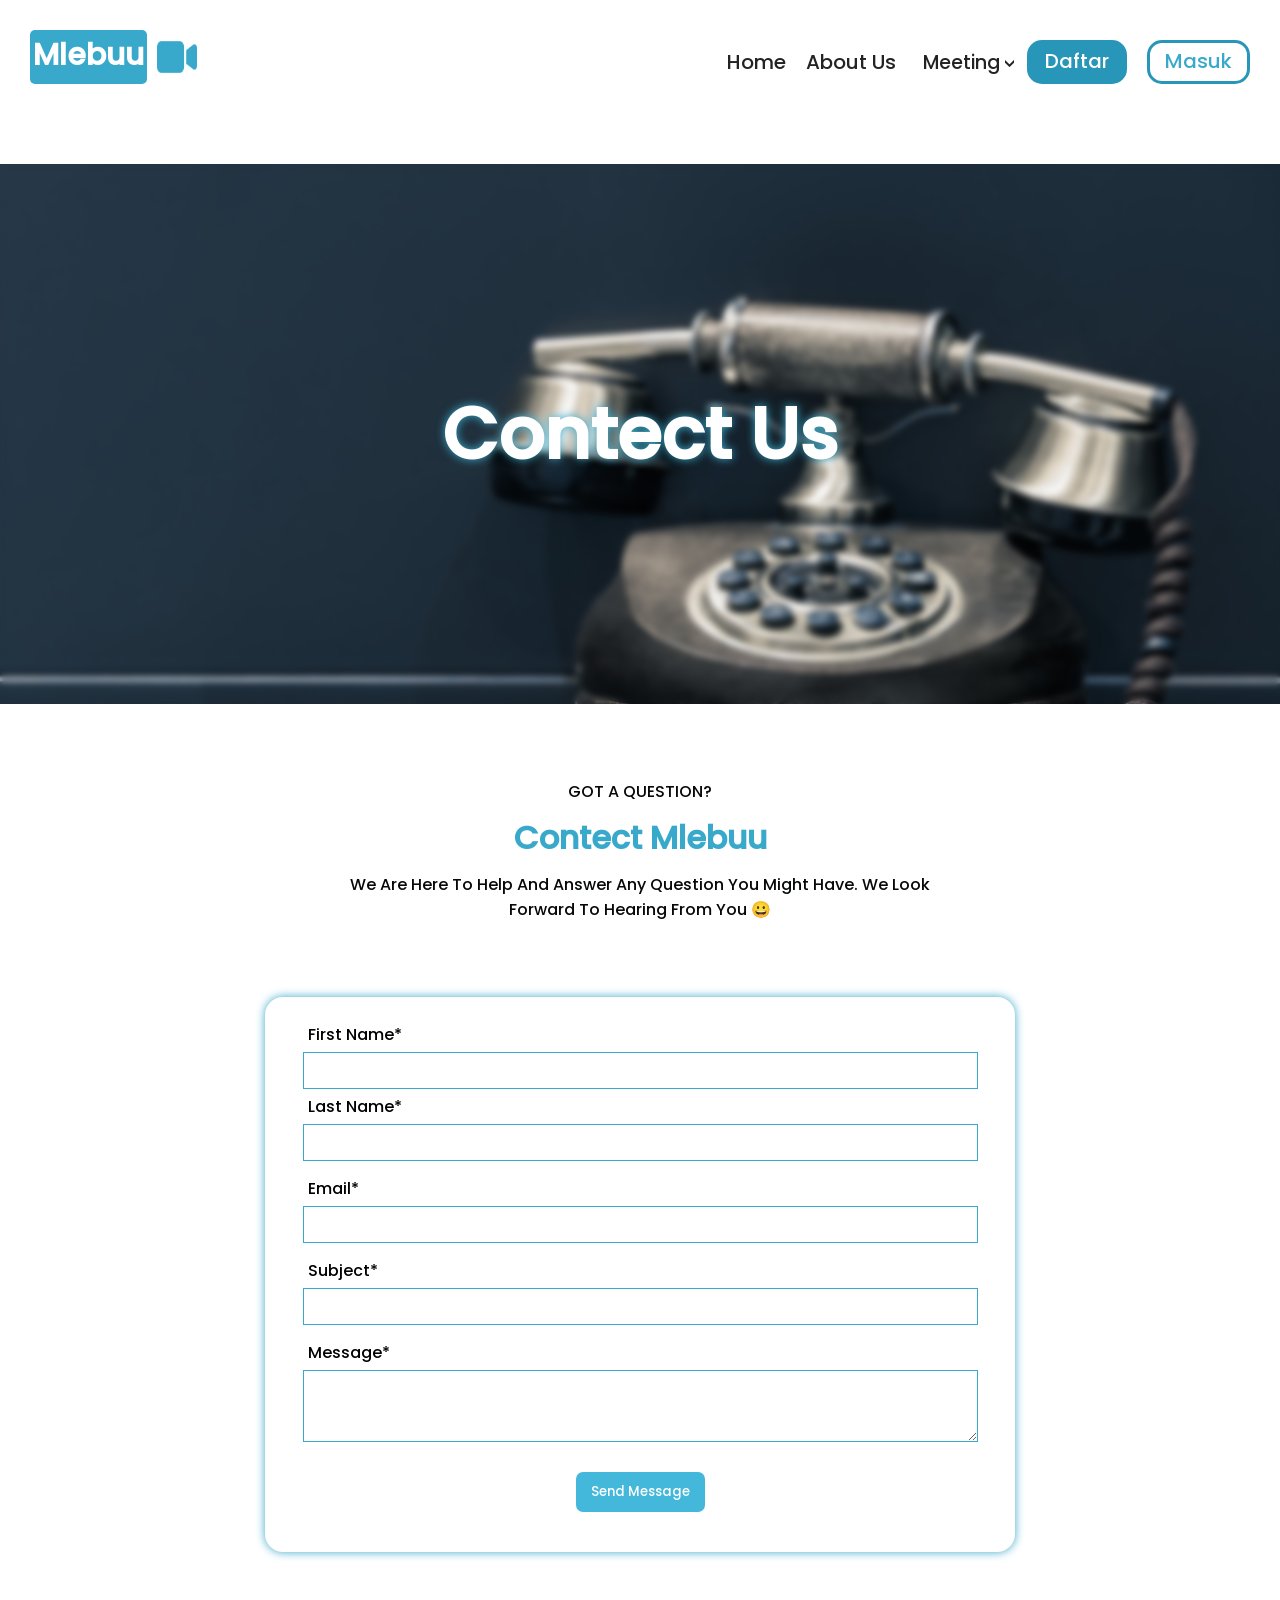
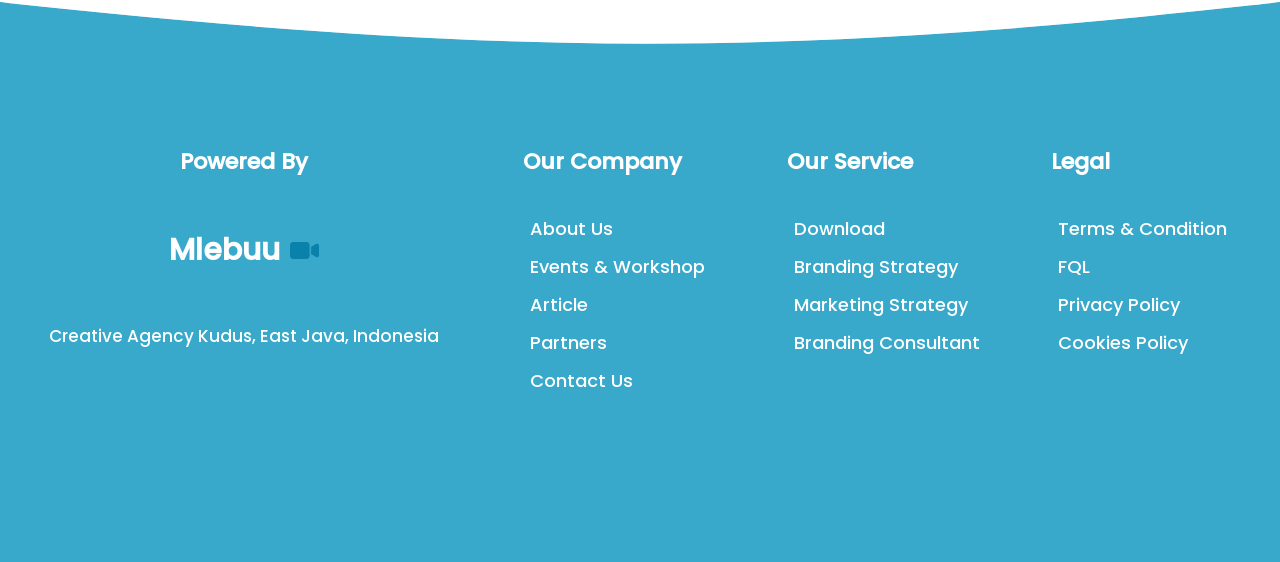
<file: contect_us.html>
<!DOCTYPE html>
<html lang="en">

<head>
    <meta charset="UTF-8">
    <meta name="viewport" content="width=device-width, initial-scale=1.0">
    <title>Mlebuu</title>
    <link rel="stylesheet" href="css/main.css">
    <script src="js/main.js"></script>
</head>

<body>
    <!-- Header Section -->
    <header>
        <div class="header-container">
            <!-- Navigation Bar -->
            <nav class="navbar">
                <!-- Logo and Menu Icon -->
                <a href="index.html" class="logo-container">
                    <p>Mlebuu</p>
                    <img src="images/icons/video-camera.png" alt="logo" width="40px">
                </a>
                <div class="menu-icon" onclick="toggleSidebar()">&#9776;</div>

                <!-- Navigation Links -->
                <div class="navigation-links">
                    <a href="index.html">Home</a>
                    <a href="about_us.html">About Us</a>

                    <!-- Dropdown Menu -->
                    <div class="dropdown" >
                            <label for="toggleNav"><span class="navTitle">Meeting</span></label>               
                            <input type="checkbox" id="toggleNav"> 
                            <ul class="navList">
                                <li class="navItem"><a class="navLink" href="call.html">Call</a></li> 
                                <li class="navItem"><a class="navLink" href="download.html">Download</a></li> 
                                <li class="navItem"><a class="navLink" href="about_us.html">About Us</a></li> 
                                <li class="navItem"><a class="navLink" href="contect_us.html">Contact Us</a></li>
                                <li class="navItem"><a class="navLink" href="evevt-workshops.html">Events</a></li>
                                <li class="navItem"><a class="navLink" href="Partners.html">Partners</a></li>
                                <li class="navItem"><a class="navLink" href="artcle.html">Article</a></li>
                            </ul>
                    </div>

                    <a href="sign_up.html" class="register-nav">Daftar</a>
                    <a href="sign_in.html" class="login-nav">Masuk</a>
                </div>
            </nav>
        </div>
    </header>

    <!-- Sidebar -->
    <div class="sidebar" id="sidebar"  onmouseleave="toggleSidebar()">
        <div class="sidebar-links">
            <a href="index.html">Home</a>
            <a href="call.html">Call</a>
            <a href="download.html">Download</a>
            <a href="evevt-workshops.html">Events & Workshop</a>
            <a href="about_us.html">About Us</a>
            <a href="contect_us.html">Contact Us</a>
            <a href="Partners.html">Partners</a>
            <a href="artcle.html">Article</a>
            <a href="sign_up.html" class="register-nav">Daftar</a>
            <a href="sign_in.html" class="login-nav">Masuk</a>
        </div>
    </div>


    <!-- Main Content Section -->


    <div class="main-content">
        <div class="contect_image">
            <div class="bg-text">
                <h1>contect us</h1>
              </div>
           </div>
        <div class="contect_us_words">
            <div class="contect_us_question">
            <p>
                    GOT A QUESTION?
            </p>
            <h1>
                Contect Mlebuu
            </h1>
            <div id="contect_us_par">
               <p>
                We are here to help and answer any question you 
                might have. we look forward to hearing from you
                &#128512;	
               </p>
            </div>
            </div>
        </div>
        <div class="contect_us_form">
            <form action="#">
             <div class="names">
                <div class="contect_us_input">
                    <label for="f_name"> first name* </label>
                    <input type="text" id="f_name" >
                </div>
                <div class="contect_us_input">
                    <label for="l_name"> last name* </label>
                    <input type="text" id="l_name" >
                </div>
             </div>
                <div class="contect_us_input">
                    <label for="email">Email*</label>
                    <input type="text"  id="email">
                </div>
                <div class="contect_us_input">
                    <label for="Subject">Subject*</label>
                    <input id="Subject" type="text" >
                </div>
                <div class="contect_us_input">
                    <label for="Message">Message*</label>
                    <textarea id="Message"></textarea>
                </div>
                <div class="contect_us_btn">
                    <button type="submit">send message</button>
                </div>
            </form>
        </div>
    </div>



    <!-- Footer Section -->
    <footer>
        <div class="footer-content" >
            <!-- About Footer Column -->
            <div class="footer-column about-footer">
                <h3>Powered By</h3>
                <div>Mlebuu <img src="images/icons/video-camera(2).png" alt=""></div>
                <p>
                    Creative Agency
                    Kudus, East Java, Indonesia
                </p>
            </div>

            <!-- Company Footer Column -->
            <div class="footer-column">
                <h3>Our Company</h3>
                <ul>
                    <li><a href="about_us.html">About Us</a></li>
                    <li><a href="evevt-workshops.html">Events & Workshop</a></li>
                    <li><a href="artcle.html">Article</a></li>
                    <li><a href="Partners.html">Partners</a></li>
                    <li><a href="contact_us.html">Contact Us</a></li>
                </ul>
            </div>

            <!-- Service Footer Column -->
            <div class="footer-column">
                <h3>Our Service</h3>
                <ul>
                    <li><a href="download.html">Download</a></li>
                    <li><a href="#">Branding Strategy</a></li>
                    <li><a href="#">Marketing Strategy</a></li>
                    <li><a href="#">Branding Consultant</a></li>
                </ul>
            </div>

            <!-- Legal Footer Column -->
            <div class="footer-column">
                <h3>Legal</h3>
                <ul>
                    <li><a href="Terms.html">Terms & Condition</a></li>
                    <li><a href="FAQ.html">FQL</a></li>
                    <li><a href="#">Privacy Policy</a></li>
                    <li><a href="#">Cookies Policy</a></li>
                </ul>
            </div>
        </div>
    </footer>

</body>
</html>
</file>
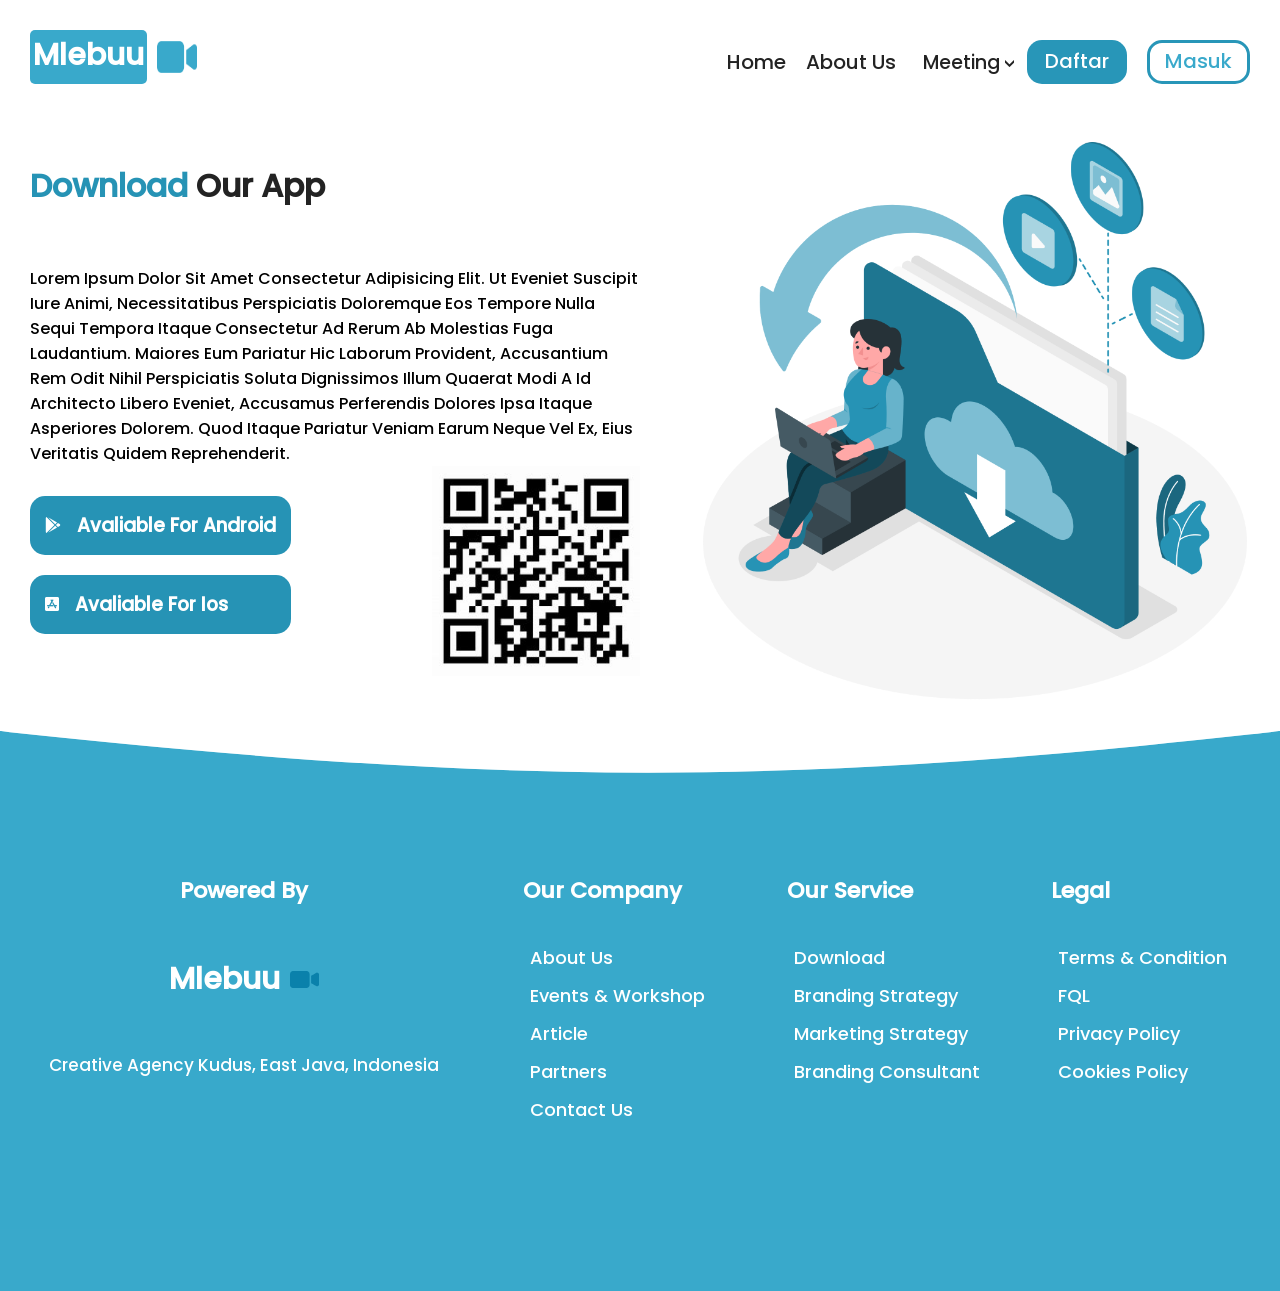
<file: download.html>
<!DOCTYPE html>
<html lang="en">

<head>
    <meta charset="UTF-8">
    <meta name="viewport" content="width=device-width, initial-scale=1.0">
    <title>Mlebuu</title>
    <link rel="stylesheet" href="css/main.css">
    <link rel="stylesheet" href="https://cdnjs.cloudflare.com/ajax/libs/font-awesome/6.5.0/css/all.min.css">
    <script src="js/main.js"></script>
</head>

<body>
    <!-- Header Section -->
    <header>
        <div class="header-container">
            <!-- Navigation Bar -->
            <nav class="navbar">
                <!-- Logo and Menu Icon -->
                <a href="index.html" class="logo-container">
                    <p>Mlebuu</p>
                    <img src="images/icons/video-camera.png" alt="logo" width="40px">
                </a>
                <div class="menu-icon" onclick="toggleSidebar()">&#9776;</div>

                <!-- Navigation Links -->
                <div class="navigation-links">
                    <a href="index.html">Home</a>
                    <a href="about_us.html">About Us</a>

                    <!-- Dropdown Menu -->
                    <div class="dropdown" >
                            <label for="toggleNav"><span class="navTitle">Meeting</span></label>               
                            <input type="checkbox" id="toggleNav"> 
                            <ul class="navList">
                                <li class="navItem"><a class="navLink" href="call.html">Call</a></li> 
                                <li class="navItem"><a class="navLink" href="download.html">Download</a></li> 
                                <li class="navItem"><a class="navLink" href="about_us.html">About Us</a></li> 
                                <li class="navItem"><a class="navLink" href="contect_us.html">Contact Us</a></li>
                                <li class="navItem"><a class="navLink" href="evevt-workshops.html">Events</a></li>
                                <li class="navItem"><a class="navLink" href="Partners.html">Partners</a></li>
                                <li class="navItem"><a class="navLink" href="artcle.html">Article</a></li>
                            </ul>
                    </div>

                    <a href="sign_up.html" class="register-nav">Daftar</a>
                    <a href="sign_in.html" class="login-nav">Masuk</a>
                </div>
            </nav>
        </div>
    </header>

    <!-- Sidebar -->
    <div class="sidebar" id="sidebar"  onmouseleave="toggleSidebar()">
        <div class="sidebar-links">
            <a href="index.html">Home</a>
            <a href="call.html">Call</a>
            <a href="download.html">Download</a>
            <a href="evevt-workshops.html">Events & Workshop</a>
            <a href="about_us.html">About Us</a>
            <a href="contect_us.html">Contact Us</a>
            <a href="Partners.html">Partners</a>
            <a href="artcle.html">Article</a>
            <a href="sign_up.html" class="register-nav">Daftar</a>
            <a href="sign_in.html" class="login-nav">Masuk</a>
        </div>
    </div>

    <!-- Main Content Section -->


    <div class="main-content download">
        <section class="main">
            <div class="left-content">
                <h1><span>Download</span> our app</h1>
                <p>Lorem ipsum dolor sit amet consectetur adipisicing elit. Ut eveniet suscipit iure animi, necessitatibus perspiciatis doloremque eos tempore nulla sequi tempora itaque consectetur ad rerum ab molestias fuga laudantium. Maiores eum pariatur
                    hic laborum provident, accusantium rem odit nihil perspiciatis soluta dignissimos illum quaerat modi a id architecto libero eveniet, accusamus perferendis dolores ipsa itaque asperiores dolorem. Quod itaque pariatur veniam earum neque
                    vel ex, eius veritatis quidem reprehenderit.</p>
                <div class="downloader">
                    <div class="app">
                        <a href="#" class="download-btn" download>
                            <div class="store">
                                <span><i class="fa-brands fa-google-play"></i></span>
                                <h3>Avaliable <span>for android</span></h3>
                            </div>
                        </a>
                        <a href="#" class="download-btn" download>
                            <div class="store">
                                <span><i class="fa-brands fa-app-store-ios"></i></span>
                                <h3>Avaliable <span>for ios</span></h3>
                            </div>
                        </a>
                    </div>
                    <div class="qr">
                        <img src="./images/img/qr.jpg" alt="">
                    </div>
                </div>
            </div>
            <div class="right-content">
                <img src="./images/img/Download.png" alt="">
            </div>
        </section>
    </div>




    <!-- Footer Section -->
    <footer>
        <div class="footer-content" >
            <!-- About Footer Column -->
            <div class="footer-column about-footer">
                <h3>Powered By</h3>
                <div>Mlebuu <img src="images/icons/video-camera(2).png" alt=""></div>
                <p>
                    Creative Agency
                    Kudus, East Java, Indonesia
                </p>
            </div>

            <!-- Company Footer Column -->
            <div class="footer-column">
                <h3>Our Company</h3>
                <ul>
                    <li><a href="about_us.html">About Us</a></li>
                    <li><a href="evevt-workshops.html">Events & Workshop</a></li>
                    <li><a href="artcle.html">Article</a></li>
                    <li><a href="Partners.html">Partners</a></li>
                    <li><a href="contact_us.html">Contact Us</a></li>
                </ul>
            </div>

            <!-- Service Footer Column -->
            <div class="footer-column">
                <h3>Our Service</h3>
                <ul>
                    <li><a href="download.html">Download</a></li>
                    <li><a href="#">Branding Strategy</a></li>
                    <li><a href="#">Marketing Strategy</a></li>
                    <li><a href="#">Branding Consultant</a></li>
                </ul>
            </div>

            <!-- Legal Footer Column -->
            <div class="footer-column">
                <h3>Legal</h3>
                <ul>
                    <li><a href="Terms.html">Terms & Condition</a></li>
                    <li><a href="FAQ.html">FQL</a></li>
                    <li><a href="#">Privacy Policy</a></li>
                    <li><a href="#">Cookies Policy</a></li>
                </ul>
            </div>
        </div>
    </footer>
        <script src="js/swiper-bundle.min.js"></script>
        <script src="js/script.js "></script>
</body>

</html>
</file>
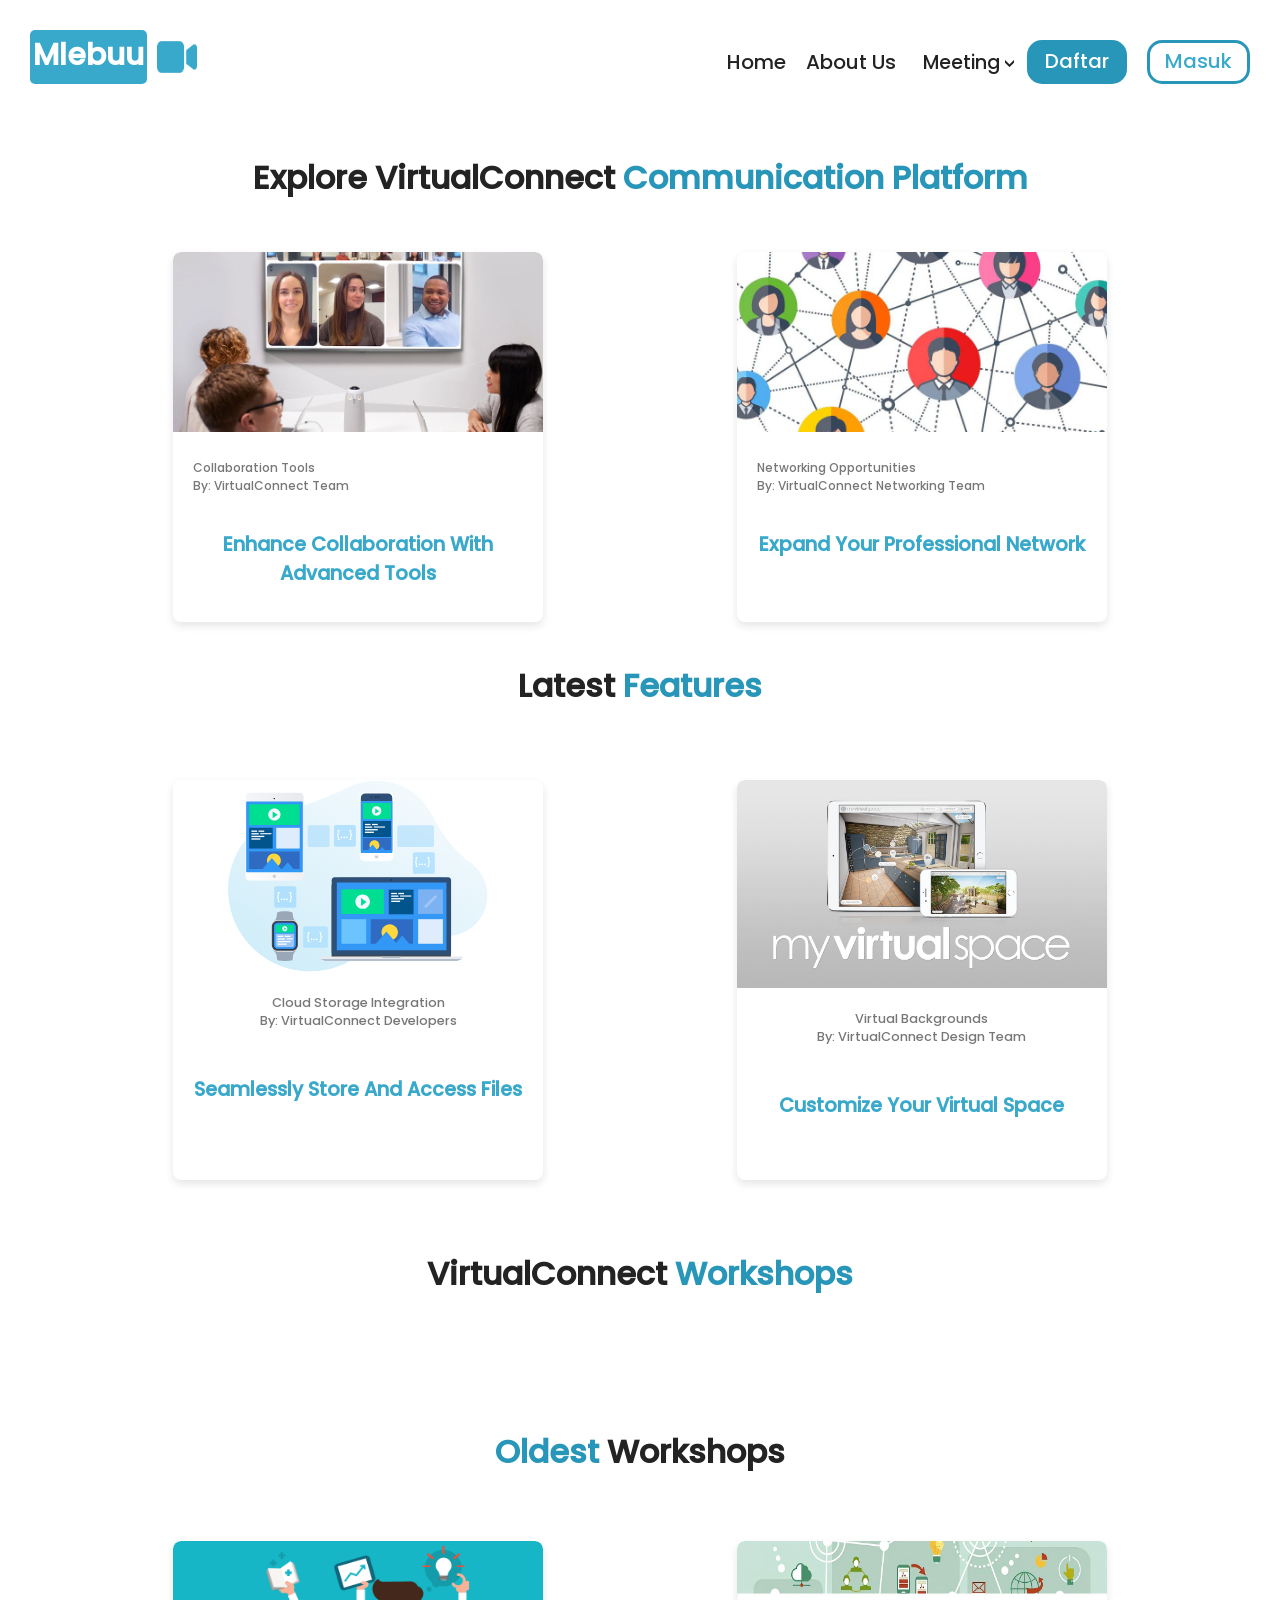
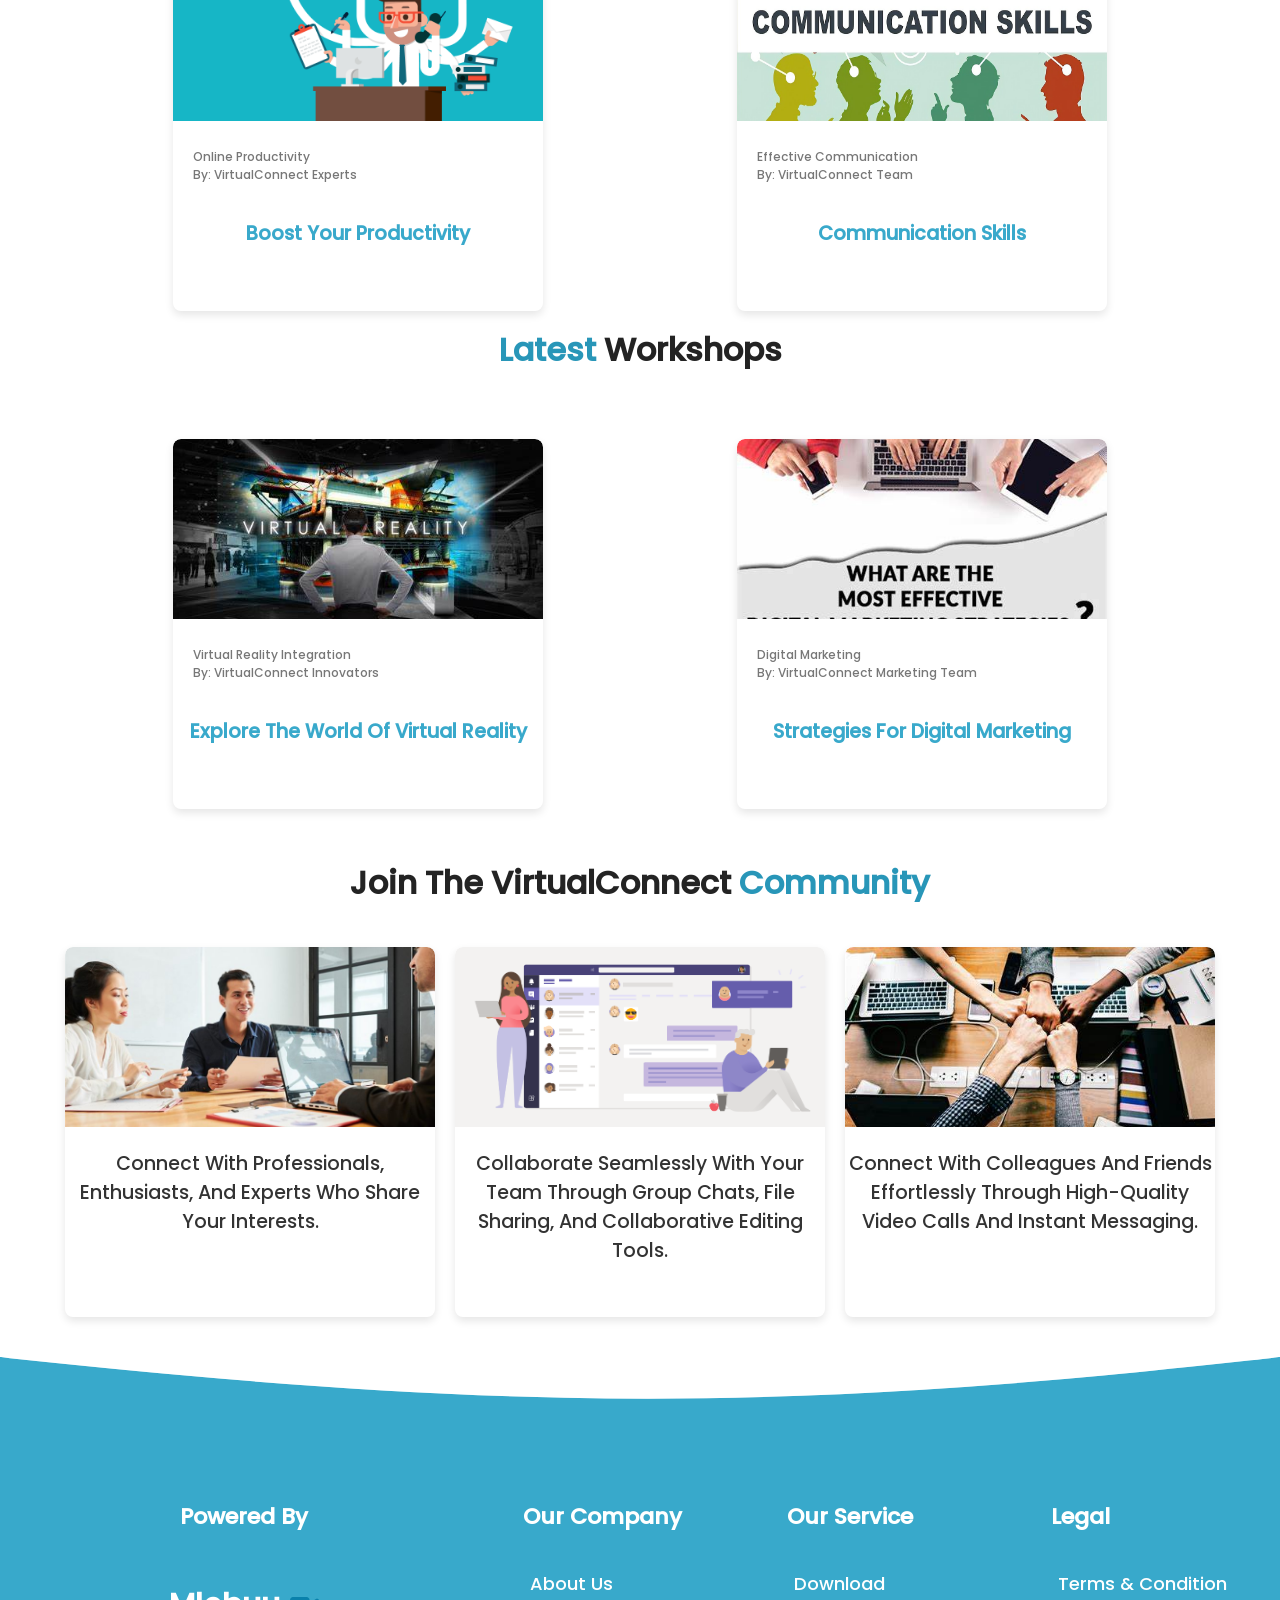
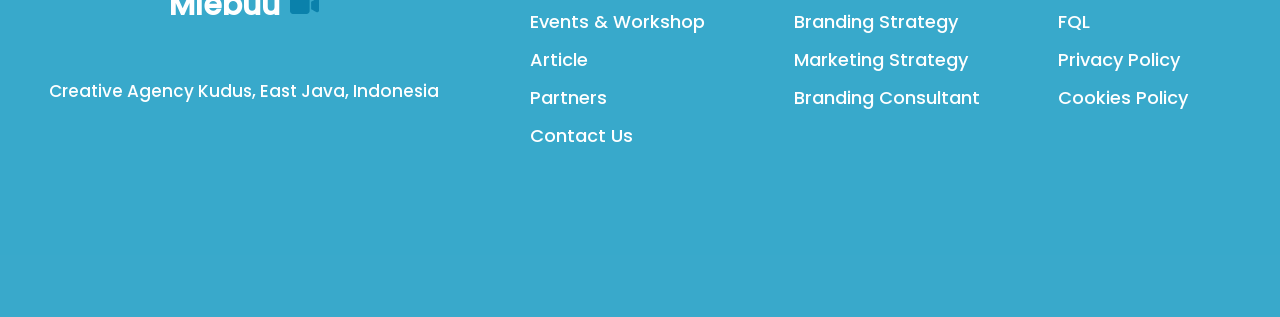
<file: evevt-workshops.html>
<!DOCTYPE html>
<html lang="en">

<head>
    <meta charset="UTF-8">
    <meta name="viewport" content="width=device-width, initial-scale=1.0">
    <title>Mlebuu</title>
    <link rel="stylesheet" href="css/main.css">
    <script src="js/main.js"></script>
</head>

<body>
    <!-- Header Section -->
    <header>
        <div class="header-container">
            <!-- Navigation Bar -->
            <nav class="navbar">
                <!-- Logo and Menu Icon -->
                <a href="index.html" class="logo-container">
                    <p>Mlebuu</p>
                    <img src="images/icons/video-camera.png" alt="logo" width="40px">
                </a>
                <div class="menu-icon" onclick="toggleSidebar()">&#9776;</div>

                <!-- Navigation Links -->
                <div class="navigation-links">
                    <a href="index.html">Home</a>
                    <a href="about_us.html">About Us</a>

                    <!-- Dropdown Menu -->
                    <div class="dropdown" >
                            <label for="toggleNav"><span class="navTitle">Meeting</span></label>               
                            <input type="checkbox" id="toggleNav"> 
                            <ul class="navList">
                                <li class="navItem"><a class="navLink" href="call.html">Call</a></li> 
                                <li class="navItem"><a class="navLink" href="download.html">Download</a></li> 
                                <li class="navItem"><a class="navLink" href="about_us.html">About Us</a></li> 
                                <li class="navItem"><a class="navLink" href="contect_us.html">Contact Us</a></li>
                                <li class="navItem"><a class="navLink" href="evevt-workshops.html">Events</a></li>
                                <li class="navItem"><a class="navLink" href="Partners.html">Partners</a></li>
                                <li class="navItem"><a class="navLink" href="artcle.html">Article</a></li>
                            </ul>
                    </div>

                    <a href="sign_up.html" class="register-nav">Daftar</a>
                    <a href="sign_in.html" class="login-nav">Masuk</a>
                </div>
            </nav>
        </div>
    </header>

    <!-- Sidebar -->
    <div class="sidebar" id="sidebar"  onmouseleave="toggleSidebar()">
        <div class="sidebar-links">
            <a href="index.html">Home</a>
            <a href="call.html">Call</a>
            <a href="download.html">Download</a>
            <a href="evevt-workshops.html">Events & Workshop</a>
            <a href="about_us.html">About Us</a>
            <a href="contect_us.html">Contact Us</a>
            <a href="Partners.html">Partners</a>
            <a href="artcle.html">Article</a>
            <a href="sign_up.html" class="register-nav">Daftar</a>
            <a href="sign_in.html" class="login-nav">Masuk</a>
        </div>
    </div>


<!-- Main Content Section -->
<div class="virtual-connect-section">
    <!-- VirtualConnect Header Section -->
    <div class="vc-header">
        <h1>
            Explore VirtualConnect
            <span>Communication Platform</span>
        </h1>
    </div>

    <!-- List of Features with Individual Items -->
    <div class="vc-list">

        <div class="vc-event-section">
            <!-- Feature Item 1 -->
        <div class="vc-item">
            <img src="images/Event&W-Shop image/Variant-B_Image_Desktop.webp" alt="feature 2">
            <div class="vc-info">
                <span class="vc-date">Collaboration Tools</span>
                <span class="vc-author">By: VirtualConnect Team</span>
            </div>
            <h2 class="vc-title">
                <a href="#">Enhance collaboration with advanced tools</a>
            </h2>
        </div>
        
        <!-- Feature Item 2 -->
        <div class="vc-item">
            <img src="images/Event&W-Shop image/event2.jpeg" alt="community 2">
            <div class="vc-info">
                <span class="vc-date">Networking Opportunities</span>
                <span class="vc-author">By: VirtualConnect Networking Team</span>
            </div>
            <h2 class="vc-title">
                <a href="#">Expand your professional network</a>
            </h2>
        </div>
        </div>
        <!-- Latest Features Showcase Section -->
        
        <div class="vc-showcase-section">
            <!-- Header for the Latest Features Showcase Section -->
            <div class="vc-header">
                <h1>
                    Latest
                    <span>Features</span>
                </h1>
            </div>
            <div class="featured-vc-list">
                <!-- Featured Feature Item 1 -->
                <div class="featured-vc-item">
                    <img src="images/Event&W-Shop image/workshop1.svg" alt="featured feature 1">
                    <div class="vc-info">
                        <span class="vc-date">Cloud Storage Integration</span>
                        <span class="vc-author">By: VirtualConnect Developers</span>
                    </div>
                    <h2 class="vc-title">
                        <a href="#">Seamlessly store and access files</a>
                    </h2>
                </div>
                <!-- Featured Feature Item 2 -->
                <div class="featured-vc-item">
                    <img src="images/Event&W-Shop image/workshop2.jpeg" alt="featured feature 2">
                    <div class="vc-info">
                        <span class="vc-date">Virtual Backgrounds</span>
                        <span class="vc-author">By: VirtualConnect Design Team</span>
                    </div>
                    <h2 class="vc-title">
                        <a href="#">Customize your virtual space</a>
                    </h2>
                </div>
                <!-- Add more Featured Feature Items as needed -->
            </div>
        </div>

        <!-- VirtualConnect Workshops Section -->
        <div class="vc-workshops">
            <!-- Header For The VirtualConnect Workshops Section -->
            <div class="vc-header">
                <h1>
                    VirtualConnect
                    <span>Workshops</span>
                </h1>
            </div>
            <br><br>
            <!-- Oldest Workshops Section -->
            <div class="vc-header">
                <h1>
                    <span>Oldest</span>
                    Workshops
                </h1>
            </div>
            <div class="workshops-section">
                    <!-- Workshop Item 1 -->
                <div class="vc-item">
                    <img src="images/Event&W-Shop image/workshop3.png" alt="workshop 1">
                    <div class="vc-info">
                        <span class="vc-date">Online Productivity</span>
                        <span class="vc-author">By: VirtualConnect Experts</span>
                    </div>
                    <h2 class="vc-title">
                        <a href="#">Boost Your Productivity</a>
                    </h2>
                </div>
                <!-- Workshop Item 2 -->
                <div class="vc-item">
                    <img src="images/Event&W-Shop image/Workshop4.jpeg" alt="workshop 2">
                    <div class="vc-info">
                        <span class="vc-date">Effective Communication</span>
                        <span class="vc-author">By: VirtualConnect Team</span>
                    </div>
                    <h2 class="vc-title">
                        <a href="#">Communication Skills</a>
                    </h2>
                </div>
                <!-- Add more Workshop Items as needed -->
            </div>

            <!-- Latest Workshops Section -->
            <div class="vc-header">
                <h1>
                    <span>Latest</span>
                    Workshops
                </h1>
            </div>
            <div class="workshops-section">
                <!-- Workshop Item 1 -->
                <div class="vc-item">
                    <img src="images/Event&W-Shop image/Workshop5.jpeg" alt="workshop 1">
                    <div class="vc-info">
                        <span class="vc-date">Virtual Reality Integration</span>
                        <span class="vc-author">By: VirtualConnect Innovators</span>
                    </div>
                    <h2 class="vc-title">
                        <a href="#">Explore the world of Virtual Reality</a>
                    </h2>
                </div>
                <!-- Workshop Item 2 -->
                <div class="vc-item">
                    <img src="images/Event&W-Shop image/Workshop6.jpeg" alt="workshop 2">
                    <div class="vc-info">
                        <span class="vc-date">Digital Marketing</span>
                        <span class="vc-author">By: VirtualConnect Marketing Team</span>
                    </div>
                    <h2 class="vc-title">
                        <a href="#">Strategies for Digital Marketing</a>
                    </h2>
                </div>
                <!-- Add more Workshop Items as needed -->
            </div>
        </div>
    </div>

    <!-- VirtualConnect Community Section -->
    <div class="vc-section">
        <div class="vc-header">
            <h1>
                Join the VirtualConnect <span>Community</span>
            </h1>
        </div>
        <div class="vc-list">
            <!-- Community Card 1 -->
            <div class="vc-item community">
                <img src="images/Event&W-Shop image/Workshop7.jpg" alt="community 1">
                <p class="vc-title">
                    Connect with professionals, enthusiasts, and experts who share your interests.
                </p>
            </div>
            <!-- Community Card 2 -->
            <div class="vc-item community">
                <img src="images/Event&W-Shop image/Workshop8.png" alt="feature 3">
                <p class="vc-title">
                    Collaborate seamlessly with your team through group chats, file sharing, and collaborative editing tools.
                </p>
            </div>
            <!-- Community Card 3 -->
            <div class="vc-item community">
                <img src="images/Event&W-Shop image/Workshop9.jpeg" alt="feature 1">
                <!-- Description of the feature -->
                <p class="vc-title">
                    Connect with colleagues and friends effortlessly through high-quality video calls and instant messaging.
                </p>
            </div>
            <!-- Add more Community Cards as needed -->
        </div>
    </div>
</div>




    <!-- Footer Section -->
    <footer>
        <div class="footer-content" >
            <!-- About Footer Column -->
            <div class="footer-column about-footer">
                <h3>Powered By</h3>
                <div>Mlebuu <img src="images/icons/video-camera(2).png" alt=""></div>
                <p>
                    Creative Agency
                    Kudus, East Java, Indonesia
                </p>
            </div>

            <!-- Company Footer Column -->
            <div class="footer-column">
                <h3>Our Company</h3>
                <ul>
                    <li><a href="about_us.html">About Us</a></li>
                    <li><a href="evevt-workshops.html">Events & Workshop</a></li>
                    <li><a href="artcle.html">Article</a></li>
                    <li><a href="Partners.html">Partners</a></li>
                    <li><a href="contact_us.html">Contact Us</a></li>
                </ul>
            </div>

            <!-- Service Footer Column -->
            <div class="footer-column">
                <h3>Our Service</h3>
                <ul>
                    <li><a href="download.html">Download</a></li>
                    <li><a href="#">Branding Strategy</a></li>
                    <li><a href="#">Marketing Strategy</a></li>
                    <li><a href="#">Branding Consultant</a></li>
                </ul>
            </div>

            <!-- Legal Footer Column -->
            <div class="footer-column">
                <h3>Legal</h3>
                <ul>
                    <li><a href="Terms.html">Terms & Condition</a></li>
                    <li><a href="FAQ.html">FQL</a></li>
                    <li><a href="#">Privacy Policy</a></li>
                    <li><a href="#">Cookies Policy</a></li>
                </ul>
            </div>
        </div>
    </footer>

</body>
</html>
</file>
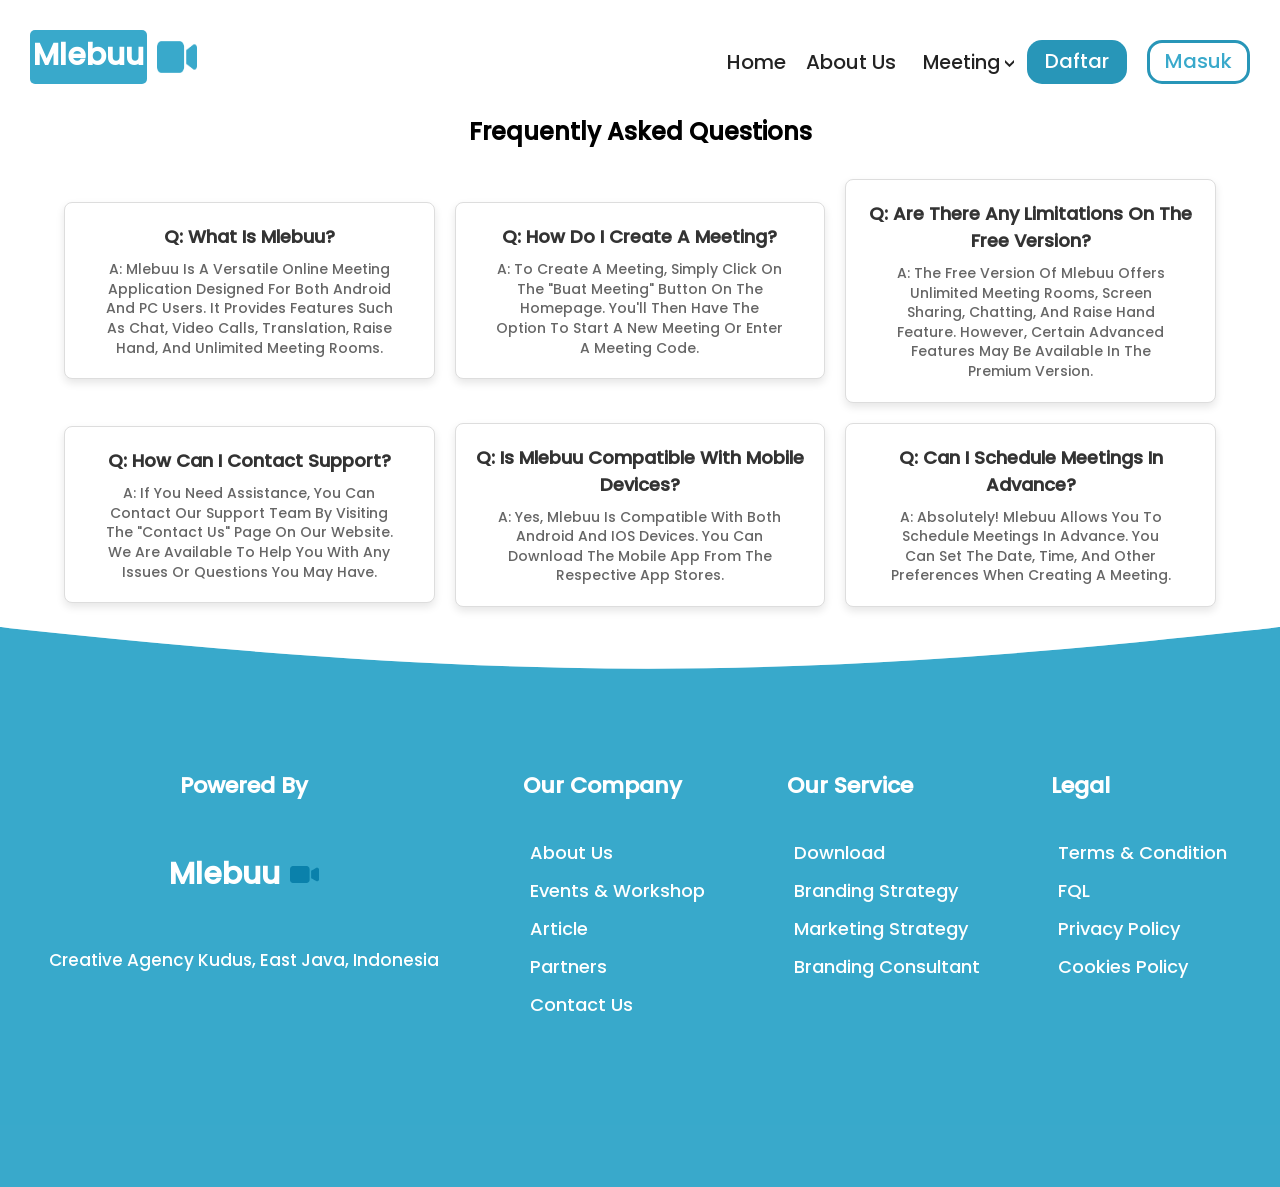
<file: FAQ.html>
<!DOCTYPE html>
<html lang="en">

<head>
    <meta charset="UTF-8">
    <meta name="viewport" content="width=device-width, initial-scale=1.0">
    <title>Mlebuu</title>
    <link rel="stylesheet" href="css/main.css">
    <script src="js/main.js"></script>
</head>

<body>
    <!-- Header Section -->
    <header>
        <div class="header-container">
            <!-- Navigation Bar -->
            <nav class="navbar">
                <!-- Logo and Menu Icon -->
                <a href="index.html" class="logo-container">
                    <p>Mlebuu</p>
                    <img src="images/icons/video-camera.png" alt="logo" width="40px">
                </a>
                <div class="menu-icon" onclick="toggleSidebar()">&#9776;</div>

                <!-- Navigation Links -->
                <div class="navigation-links">
                    <a href="index.html">Home</a>
                    <a href="about_us.html">About Us</a>

                    <!-- Dropdown Menu -->
                    <div class="dropdown" >
                            <label for="toggleNav"><span class="navTitle">Meeting</span></label>               
                            <input type="checkbox" id="toggleNav"> 
                            <ul class="navList">
                                <li class="navItem"><a class="navLink" href="call.html">Call</a></li> 
                                <li class="navItem"><a class="navLink" href="download.html">Download</a></li> 
                                <li class="navItem"><a class="navLink" href="about_us.html">About Us</a></li> 
                                <li class="navItem"><a class="navLink" href="contect_us.html">Contact Us</a></li>
                                <li class="navItem"><a class="navLink" href="evevt-workshops.html">Events</a></li>
                                <li class="navItem"><a class="navLink" href="Partners.html">Partners</a></li>
                                <li class="navItem"><a class="navLink" href="artcle.html">Article</a></li>
                            </ul>
                    </div>

                    <a href="sign_up.html" class="register-nav">Daftar</a>
                    <a href="sign_in.html" class="login-nav">Masuk</a>
                </div>
            </nav>
        </div>
    </header>

    <!-- Sidebar -->
    <div class="sidebar" id="sidebar"  onmouseleave="toggleSidebar()">
        <div class="sidebar-links">
            <a href="index.html">Home</a>
            <a href="call.html">Call</a>
            <a href="download.html">Download</a>
            <a href="evevt-workshops.html">Events & Workshop</a>
            <a href="about_us.html">About Us</a>
            <a href="contect_us.html">Contact Us</a>
            <a href="Partners.html">Partners</a>
            <a href="artcle.html">Article</a>
            <a href="sign_up.html" class="register-nav">Daftar</a>
            <a href="sign_in.html" class="login-nav">Masuk</a>
        </div>
    </div>


    <!-- Main Content Section -->


    <section class="faq-section">
        <h2>Frequently Asked Questions</h2>
        <div class="faq-container">
            <!-- FAQ items -->
            <div class="faq-item">
                <h3>Q: What is Mlebuu?</h3>
                <p>A: Mlebuu is a versatile online meeting application designed for both Android and PC users. It provides features such as chat, video calls, translation, raise hand, and unlimited meeting rooms.</p>
            </div>

            <div class="faq-item">
                <h3>Q: How do I create a meeting?</h3>
                <p>A: To create a meeting, simply click on the "Buat meeting" button on the homepage. You'll then have the option to start a new meeting or enter a meeting code.</p>
            </div>

            <div class="faq-item">
                <h3>Q: Are there any limitations on the free version?</h3>
                <p>A: The free version of Mlebuu offers unlimited meeting rooms, screen sharing, chatting, and raise hand feature. However, certain advanced features may be available in the premium version.</p>
            </div>

            <div class="faq-item">
                <h3>Q: How can I contact support?</h3>
                <p>A: If you need assistance, you can contact our support team by visiting the "Contact Us" page on our website. We are available to help you with any issues or questions you may have.</p>
            </div>

            <div class="faq-item">
                <h3>Q: Is Mlebuu compatible with mobile devices?</h3>
                <p>A: Yes, Mlebuu is compatible with both Android and iOS devices. You can download the mobile app from the respective app stores.</p>
            </div>

            <div class="faq-item">
                <h3>Q: Can I schedule meetings in advance?</h3>
                <p>A: Absolutely! Mlebuu allows you to schedule meetings in advance. You can set the date, time, and other preferences when creating a meeting.</p>
            </div>
        </div>
    </section>


    <!-- Footer Section -->
    <footer>
        <div class="footer-content" >
            <!-- About Footer Column -->
            <div class="footer-column about-footer">
                <h3>Powered By</h3>
                <div>Mlebuu <img src="images/icons/video-camera(2).png" alt=""></div>
                <p>
                    Creative Agency
                    Kudus, East Java, Indonesia
                </p>
            </div>

            <!-- Company Footer Column -->
            <div class="footer-column">
                <h3>Our Company</h3>
                <ul>
                    <li><a href="about_us.html">About Us</a></li>
                    <li><a href="evevt-workshops.html">Events & Workshop</a></li>
                    <li><a href="artcle.html">Article</a></li>
                    <li><a href="Partners.html">Partners</a></li>
                    <li><a href="contact_us.html">Contact Us</a></li>
                </ul>
            </div>

            <!-- Service Footer Column -->
            <div class="footer-column">
                <h3>Our Service</h3>
                <ul>
                    <li><a href="download.html">Download</a></li>
                    <li><a href="#">Branding Strategy</a></li>
                    <li><a href="#">Marketing Strategy</a></li>
                    <li><a href="#">Branding Consultant</a></li>
                </ul>
            </div>

            <!-- Legal Footer Column -->
            <div class="footer-column">
                <h3>Legal</h3>
                <ul>
                    <li><a href="Terms.html">Terms & Condition</a></li>
                    <li><a href="FAQ.html">FQL</a></li>
                    <li><a href="#">Privacy Policy</a></li>
                    <li><a href="#">Cookies Policy</a></li>
                </ul>
            </div>
        </div>
    </footer>

</body>

</html>
</file>
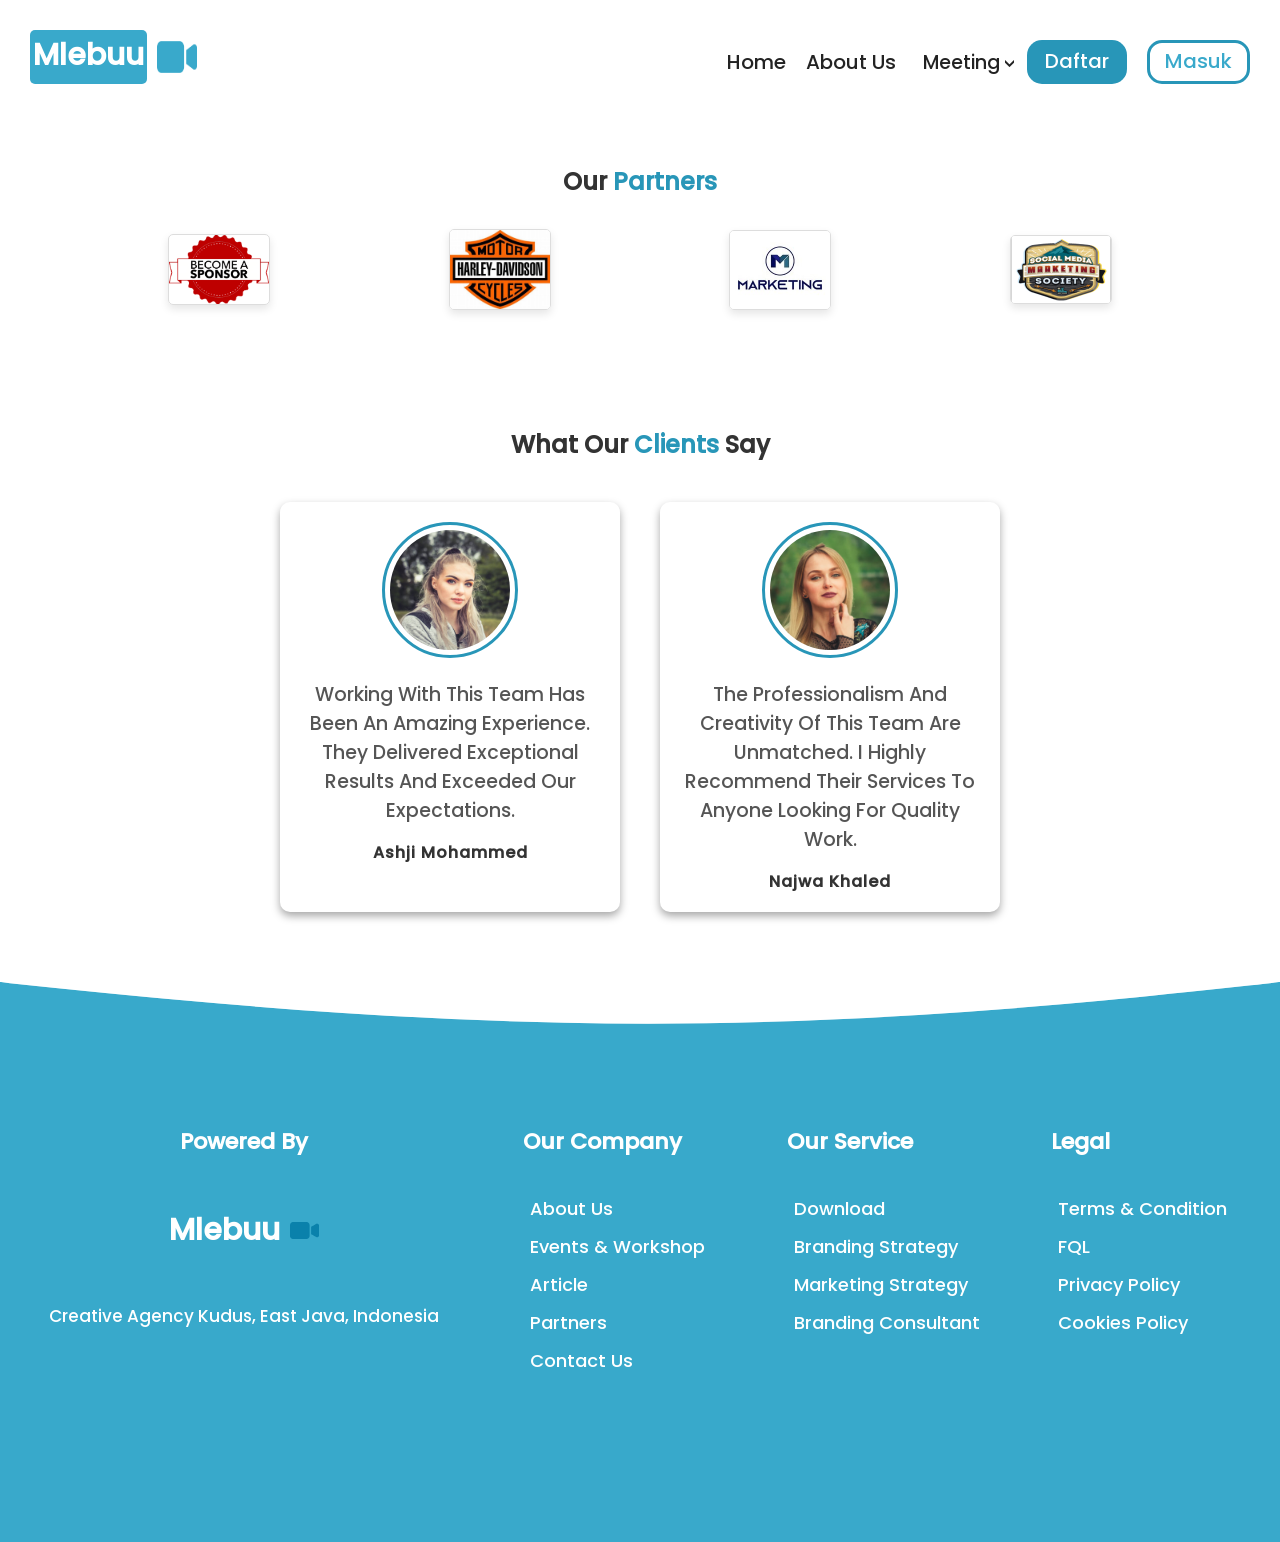
<file: Partners.html>
<!DOCTYPE html>
<html lang="en">

<head>
    <meta charset="UTF-8">
    <meta name="viewport" content="width=device-width, initial-scale=1.0">
    <title>Mlebuu</title>
    <link rel="stylesheet" href="css/main.css">
    <script src="js/main.js"></script>
</head>

<body>
     <!-- Header Section -->
     <header>
        <div class="header-container">
            <!-- Navigation Bar -->
            <nav class="navbar">
                <!-- Logo and Menu Icon -->
                <a href="index.html" class="logo-container">
                    <p>Mlebuu</p>
                    <img src="images/icons/video-camera.png" alt="logo" width="40px">
                </a>
                <div class="menu-icon" onclick="toggleSidebar()">&#9776;</div>

                <!-- Navigation Links -->
                <div class="navigation-links">
                    <a href="index.html">Home</a>
                    <a href="about_us.html">About Us</a>

                    <!-- Dropdown Menu -->
                    <div class="dropdown" >
                            <label for="toggleNav"><span class="navTitle">Meeting</span></label>               
                            <input type="checkbox" id="toggleNav"> 
                            <ul class="navList">
                                <li class="navItem"><a class="navLink" href="call.html">Call</a></li> 
                                <li class="navItem"><a class="navLink" href="download.html">Download</a></li> 
                                <li class="navItem"><a class="navLink" href="about_us.html">About Us</a></li> 
                                <li class="navItem"><a class="navLink" href="contect_us.html">Contact Us</a></li>
                                <li class="navItem"><a class="navLink" href="evevt-workshops.html">Events</a></li>
                                <li class="navItem"><a class="navLink" href="Partners.html">Partners</a></li>
                                <li class="navItem"><a class="navLink" href="artcle.html">Article</a></li>
                            </ul>
                    </div>

                    <a href="sign_up.html" class="register-nav">Daftar</a>
                    <a href="sign_in.html" class="login-nav">Masuk</a>
                </div>
            </nav>
        </div>
    </header>

    <!-- Sidebar -->
    <div class="sidebar" id="sidebar"  onmouseleave="toggleSidebar()">
        <div class="sidebar-links">
            <a href="index.html">Home</a>
            <a href="call.html">Call</a>
            <a href="download.html">Download</a>
            <a href="evevt-workshops.html">Events & Workshop</a>
            <a href="about_us.html">About Us</a>
            <a href="contect_us.html">Contact Us</a>
            <a href="Partners.html">Partners</a>
            <a href="artcle.html">Article</a>
            <a href="sign_up.html" class="register-nav">Daftar</a>
            <a href="sign_in.html" class="login-nav">Masuk</a>
        </div>
    </div>


    <!-- Main Content Section -->

    <div class="partners-section">
        <div class="partners-header">
            <h2>Our <span>Partners</span></h2>
        </div>
        <div class="partners-list">
            <!-- Partner 1 -->
            <div class="partner-item">
                <img src="images/icons/Partners(1).png" alt="">
            </div>
            <!-- Partner 2 -->
            <div class="partner-item">
                <img src="images/icons/Partners(3).jpeg" alt="">
            </div>
            <!-- Partner 3 -->
            <div class="partner-item">
                <img src="images/icons/Partners(2).jpeg" alt="">
            </div>
            <!-- Partner 2 -->
            <div class="partner-item">
                <img src="images/icons/Partners(5).png" alt="">
            </div>
        </div>
    </div>
    <div class="testimonials-section">
        <div class="testimonials-header">
            <h2>What Our<span> Clients</span> Say</h2>
        </div>
        <div class="testimonial-cards">
            <div class="testimonial-card">
                <img src="images/Client/comments-1.jpg" alt="">
                <p class="testimonial-text">Working with this team has been an amazing experience. They delivered exceptional results and exceeded our expectations.</p>
                <p class="client-name-DD">Ashji Mohammed</p>
            </div>
            <div class="testimonial-card">
                <img src="images/Client/comments-3.jpg" alt="">
                <p class="testimonial-text">The professionalism and creativity of this team are unmatched. I highly recommend their services to anyone looking for quality work.</p>
                <p class="client-name-DD">Najwa Khaled</p>
            </div>
        </div>
    </div>




     <!-- Footer Section -->
     <footer>
        <div class="footer-content" >
            <!-- About Footer Column -->
            <div class="footer-column about-footer">
                <h3>Powered By</h3>
                <div>Mlebuu <img src="images/icons/video-camera(2).png" alt=""></div>
                <p>
                    Creative Agency
                    Kudus, East Java, Indonesia
                </p>
            </div>

            <!-- Company Footer Column -->
            <div class="footer-column">
                <h3>Our Company</h3>
                <ul>
                    <li><a href="about_us.html">About Us</a></li>
                    <li><a href="evevt-workshops.html">Events & Workshop</a></li>
                    <li><a href="artcle.html">Article</a></li>
                    <li><a href="Partners.html">Partners</a></li>
                    <li><a href="contact_us.html">Contact Us</a></li>
                </ul>
            </div>

            <!-- Service Footer Column -->
            <div class="footer-column">
                <h3>Our Service</h3>
                <ul>
                    <li><a href="download.html">Download</a></li>
                    <li><a href="#">Branding Strategy</a></li>
                    <li><a href="#">Marketing Strategy</a></li>
                    <li><a href="#">Branding Consultant</a></li>
                </ul>
            </div>

            <!-- Legal Footer Column -->
            <div class="footer-column">
                <h3>Legal</h3>
                <ul>
                    <li><a href="Terms.html">Terms & Condition</a></li>
                    <li><a href="FAQ.html">FQL</a></li>
                    <li><a href="#">Privacy Policy</a></li>
                    <li><a href="#">Cookies Policy</a></li>
                </ul>
            </div>
        </div>
    </footer>
</body>
</html>
</file>
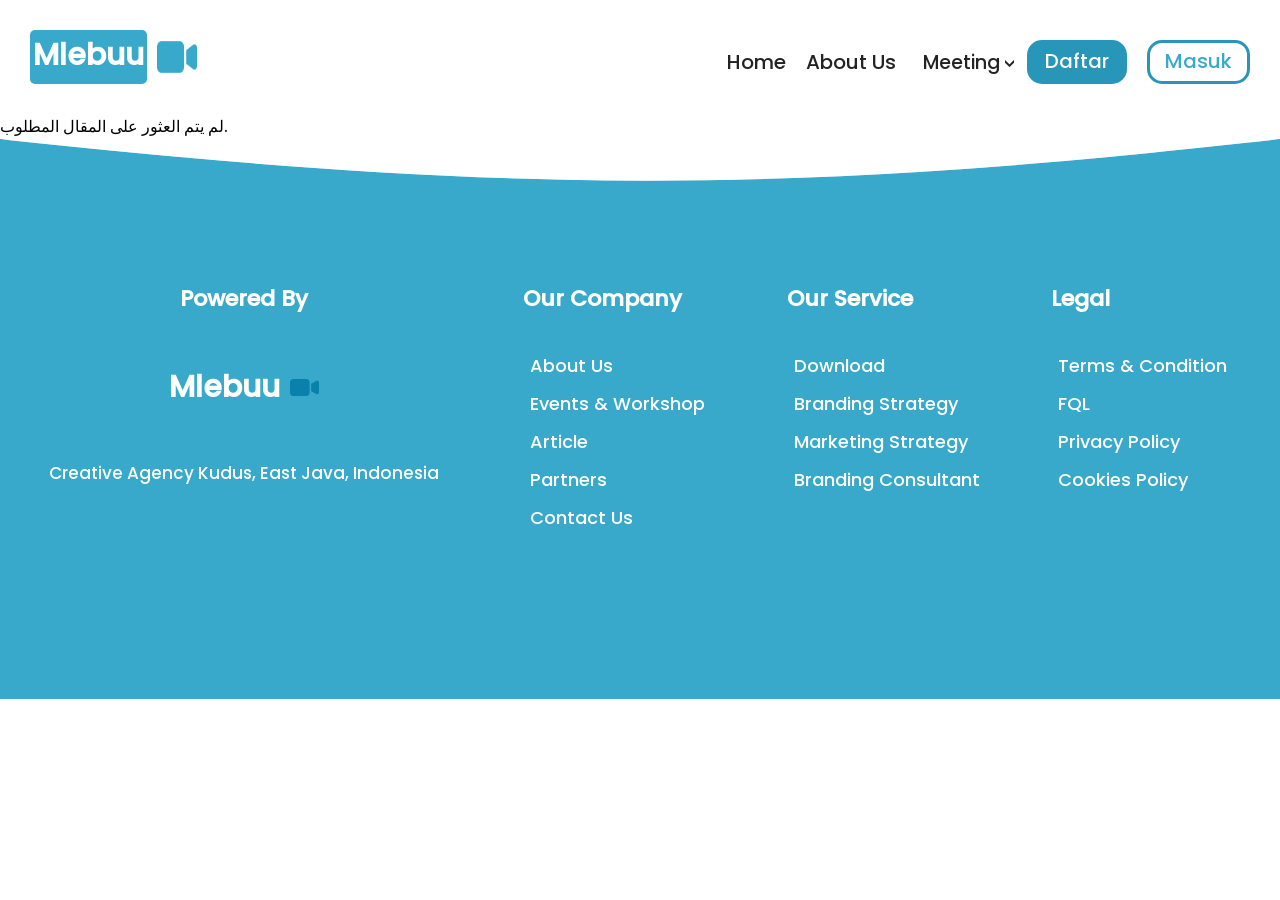
<file: show_artical.html>
<!DOCTYPE html>
<html lang="en">

<head>
    <meta charset="UTF-8">
    <meta name="viewport" content="width=device-width, initial-scale=1.0">
    <title>Mlebuu</title>
    <link rel="stylesheet" href="css/main.css">
    <script src="js/main.js"></script>
</head>

<body>
    <!-- Header Section -->
    <header>
        <div class="header-container">
            <!-- Navigation Bar -->
            <nav class="navbar">
                <!-- Logo and Menu Icon -->
                <a href="index.html" class="logo-container">
                    <p>Mlebuu</p>
                    <img src="images/icons/video-camera.png" alt="logo" width="40px">
                </a>
                <div class="menu-icon" onclick="toggleSidebar()">&#9776;</div>

                <!-- Navigation Links -->
                <div class="navigation-links">
                    <a href="index.html">Home</a>
                    <a href="about_us.html">About Us</a>

                    <!-- Dropdown Menu -->
                    <div class="dropdown" >
                            <label for="toggleNav"><span class="navTitle">Meeting</span></label>               
                            <input type="checkbox" id="toggleNav"> 
                            <ul class="navList">
                                <li class="navItem"><a class="navLink" href="call.html">Call</a></li> 
                                <li class="navItem"><a class="navLink" href="download.html">Download</a></li> 
                                <li class="navItem"><a class="navLink" href="about_us.html">About Us</a></li> 
                                <li class="navItem"><a class="navLink" href="contect_us.html">Contact Us</a></li>
                                <li class="navItem"><a class="navLink" href="evevt-workshops.html">Events</a></li>
                                <li class="navItem"><a class="navLink" href="Partners.html">Partners</a></li>
                                <li class="navItem"><a class="navLink" href="artcle.html">Article</a></li>
                            </ul>
                    </div>

                    <a href="sign_up.html" class="register-nav">Daftar</a>
                    <a href="sign_in.html" class="login-nav">Masuk</a>
                </div>
            </nav>
        </div>
    </header>

    <!-- Sidebar -->
    <div class="sidebar" id="sidebar"  onmouseleave="toggleSidebar()">
        <div class="sidebar-links">
            <a href="index.html">Home</a>
            <a href="call.html">Call</a>
            <a href="download.html">Download</a>
            <a href="evevt-workshops.html">Events & Workshop</a>
            <a href="about_us.html">About Us</a>
            <a href="contect_us.html">Contact Us</a>
            <a href="Partners.html">Partners</a>
            <a href="artcle.html">Article</a>
            <a href="sign_up.html" class="register-nav">Daftar</a>
            <a href="sign_in.html" class="login-nav">Masuk</a>
        </div>
    </div>

    <!-- Main Content Section -->

    <section id="articles-CC">

    </section>




    <!-- Footer Section -->
    <footer>
        <div class="footer-content" >
            <!-- About Footer Column -->
            <div class="footer-column about-footer">
                <h3>Powered By</h3>
                <div>Mlebuu <img src="images/icons/video-camera(2).png" alt=""></div>
                <p>
                    Creative Agency
                    Kudus, East Java, Indonesia
                </p>
            </div>

            <!-- Company Footer Column -->
            <div class="footer-column">
                <h3>Our Company</h3>
                <ul>
                    <li><a href="about_us.html">About Us</a></li>
                    <li><a href="evevt-workshops.html">Events & Workshop</a></li>
                    <li><a href="artcle.html">Article</a></li>
                    <li><a href="Partners.html">Partners</a></li>
                    <li><a href="contact_us.html">Contact Us</a></li>
                </ul>
            </div>

            <!-- Service Footer Column -->
            <div class="footer-column">
                <h3>Our Service</h3>
                <ul>
                    <li><a href="download.html">Download</a></li>
                    <li><a href="#">Branding Strategy</a></li>
                    <li><a href="#">Marketing Strategy</a></li>
                    <li><a href="#">Branding Consultant</a></li>
                </ul>
            </div>

            <!-- Legal Footer Column -->
            <div class="footer-column">
                <h3>Legal</h3>
                <ul>
                    <li><a href="Terms.html">Terms & Condition</a></li>
                    <li><a href="FAQ.html">FQL</a></li>
                    <li><a href="#">Privacy Policy</a></li>
                    <li><a href="#">Cookies Policy</a></li>
                </ul>
            </div>
        </div>
    </footer>

</body>
</html>
</file>
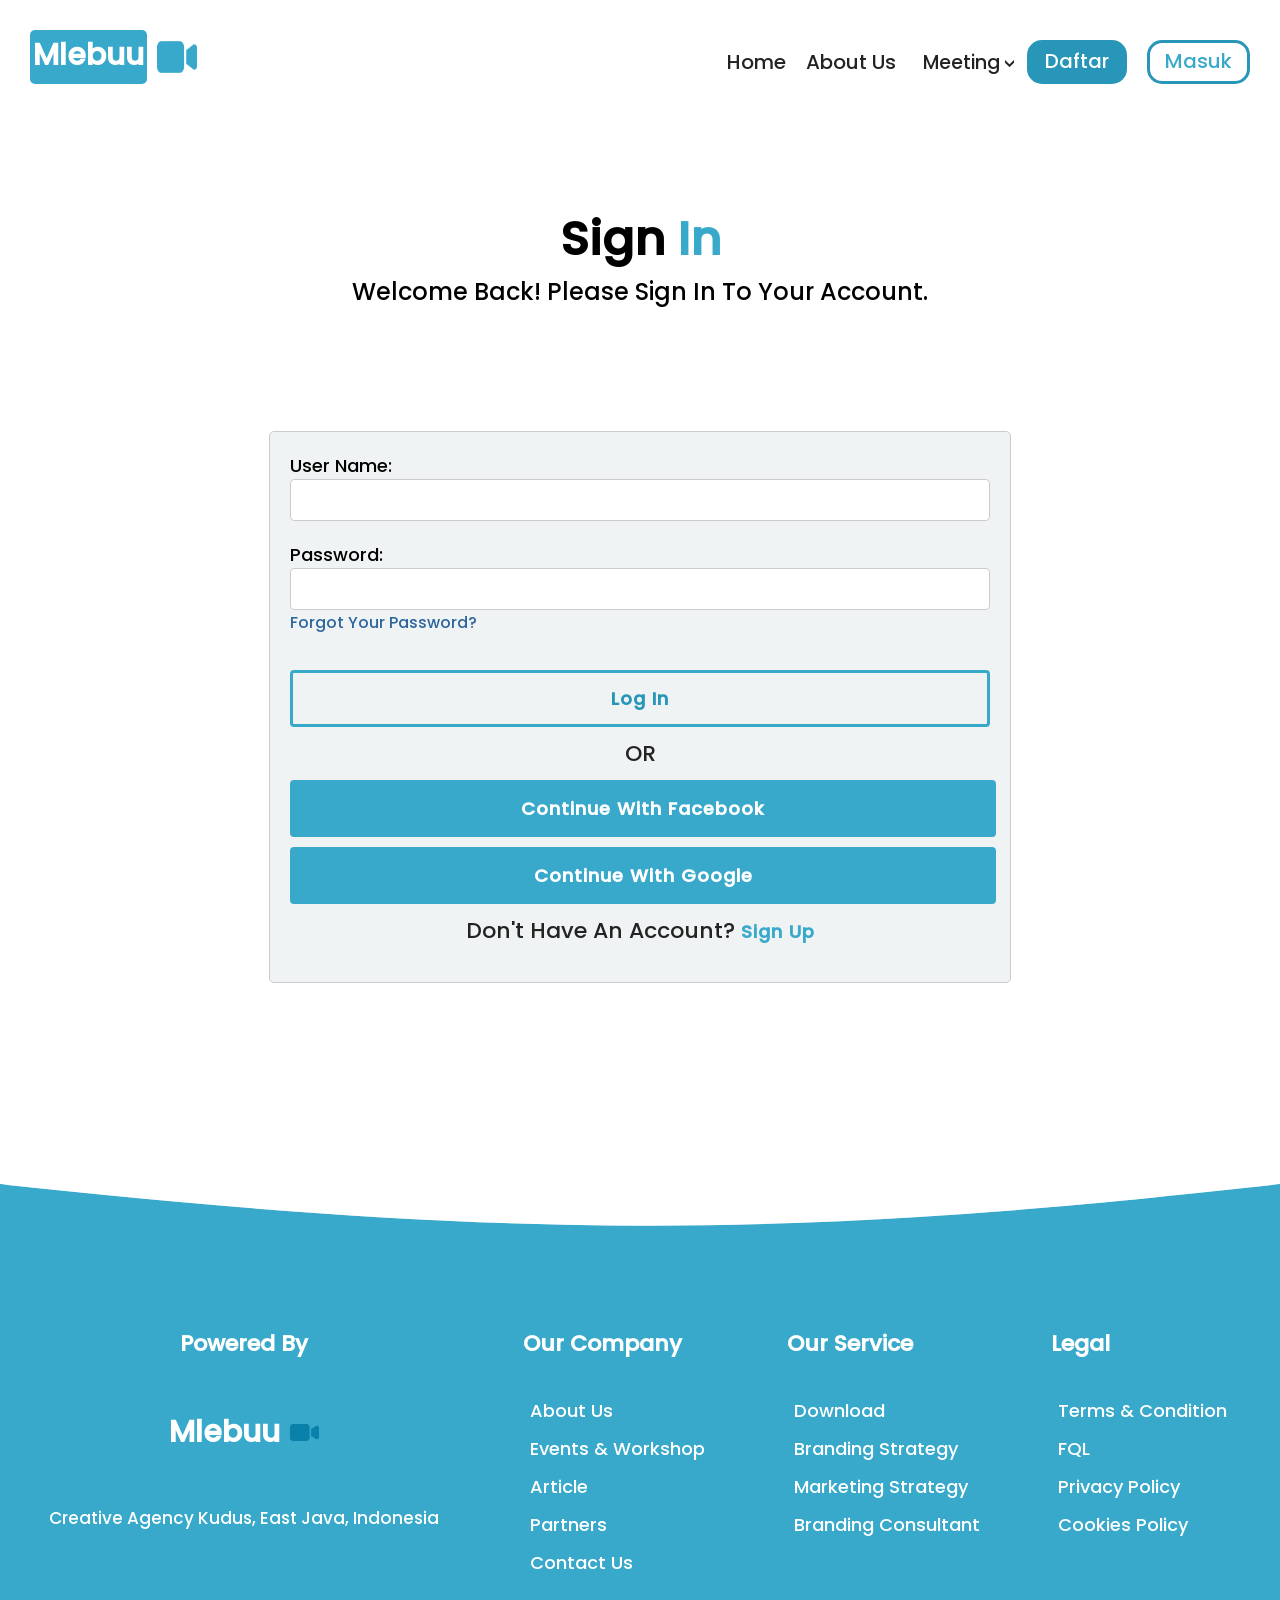
<file: sign_in.html>
<!DOCTYPE html>
<html lang="en">

<head>
    <meta charset="UTF-8">
    <meta name="viewport" content="width=device-width, initial-scale=1.0">
    <title>Mlebuu</title>
    <link rel="stylesheet" href="css/main.css">
    <script src="js/main.js"></script>
</head>

<body>
    <!-- Header Section -->
    <header>
        <div class="header-container">
            <!-- Navigation Bar -->
            <nav class="navbar">
                <!-- Logo and Menu Icon -->
                <a href="index.html" class="logo-container">
                    <p>Mlebuu</p>
                    <img src="images/icons/video-camera.png" alt="logo" width="40px">
                </a>
                <div class="menu-icon" onclick="toggleSidebar()">&#9776;</div>

                <!-- Navigation Links -->
                <div class="navigation-links">
                    <a href="index.html">Home</a>
                    <a href="about_us.html">About Us</a>

                    <!-- Dropdown Menu -->
                    <div class="dropdown" >
                            <label for="toggleNav"><span class="navTitle">Meeting</span></label>               
                            <input type="checkbox" id="toggleNav"> 
                            <ul class="navList">
                                <li class="navItem"><a class="navLink" href="call.html">Call</a></li> 
                                <li class="navItem"><a class="navLink" href="download.html">Download</a></li> 
                                <li class="navItem"><a class="navLink" href="about_us.html">About Us</a></li> 
                                <li class="navItem"><a class="navLink" href="contect_us.html">Contact Us</a></li>
                                <li class="navItem"><a class="navLink" href="evevt-workshops.html">Events</a></li>
                                <li class="navItem"><a class="navLink" href="Partners.html">Partners</a></li>
                                <li class="navItem"><a class="navLink" href="artcle.html">Article</a></li>
                            </ul>
                    </div>

                    <a href="sign_up.html" class="register-nav">Daftar</a>
                    <a href="sign_in.html" class="login-nav">Masuk</a>
                </div>
            </nav>
        </div>
    </header>

    <!-- Sidebar -->
    <div class="sidebar" id="sidebar"  onmouseleave="toggleSidebar()">
        <div class="sidebar-links">
            <a href="index.html">Home</a>
            <a href="call.html">Call</a>
            <a href="download.html">Download</a>
            <a href="evevt-workshops.html">Events & Workshop</a>
            <a href="about_us.html">About Us</a>
            <a href="contect_us.html">Contact Us</a>
            <a href="Partners.html">Partners</a>
            <a href="artcle.html">Article</a>
            <a href="sign_up.html" class="register-nav">Daftar</a>
            <a href="sign_in.html" class="login-nav">Masuk</a>
        </div>
    </div>


    <!-- Main Content Section -->


    <div class="login-section">
        <div class="login-title">
            <h1>Sign <span>In</span></h1>
            <p>Welcome back! Please sign in to your account.</p>
            <!-- Add your sign-in form here -->
        </div>
        <form class="login-content" action="#" method="post" >
            <div>
                <label for="username">user name:</label>
                <input type="text" id="username" name="username" required>
            </div>
            <div>
                <label for="password">password:</label>
                <input type="password" id="password" name="password" required >
                <a href="#" class="btn-Forgot-44">Forgot your Password?</a>
            </div>
            <div class="login-group-btn">
                <input type="submit" value="log in" >
                <div>OR</div>
                <a href="#">Continue with Facebook</a>
                <a href="#">Continue with Google</a>
                <div>don't have an account? <a href="sign_up.html" class="btn-tranfer-44" >Sign Up</a></div>
            </div>
        </form>
    </div>




    <!-- Footer Section -->
    <footer>
        <div class="footer-content" >
            <!-- About Footer Column -->
            <div class="footer-column about-footer">
                <h3>Powered By</h3>
                <div>Mlebuu <img src="images/icons/video-camera(2).png" alt=""></div>
                <p>
                    Creative Agency
                    Kudus, East Java, Indonesia
                </p>
            </div>

            <!-- Company Footer Column -->
            <div class="footer-column">
                <h3>Our Company</h3>
                <ul>
                    <li><a href="about_us.html">About Us</a></li>
                    <li><a href="evevt-workshops.html">Events & Workshop</a></li>
                    <li><a href="artcle.html">Article</a></li>
                    <li><a href="Partners.html">Partners</a></li>
                    <li><a href="contact_us.html">Contact Us</a></li>
                </ul>
            </div>

            <!-- Service Footer Column -->
            <div class="footer-column">
                <h3>Our Service</h3>
                <ul>
                    <li><a href="download.html">Download</a></li>
                    <li><a href="#">Branding Strategy</a></li>
                    <li><a href="#">Marketing Strategy</a></li>
                    <li><a href="#">Branding Consultant</a></li>
                </ul>
            </div>

            <!-- Legal Footer Column -->
            <div class="footer-column">
                <h3>Legal</h3>
                <ul>
                    <li><a href="Terms.html">Terms & Condition</a></li>
                    <li><a href="FAQ.html">FQL</a></li>
                    <li><a href="#">Privacy Policy</a></li>
                    <li><a href="#">Cookies Policy</a></li>
                </ul>
            </div>
        </div>
    </footer>

</body>
</html>
</file>
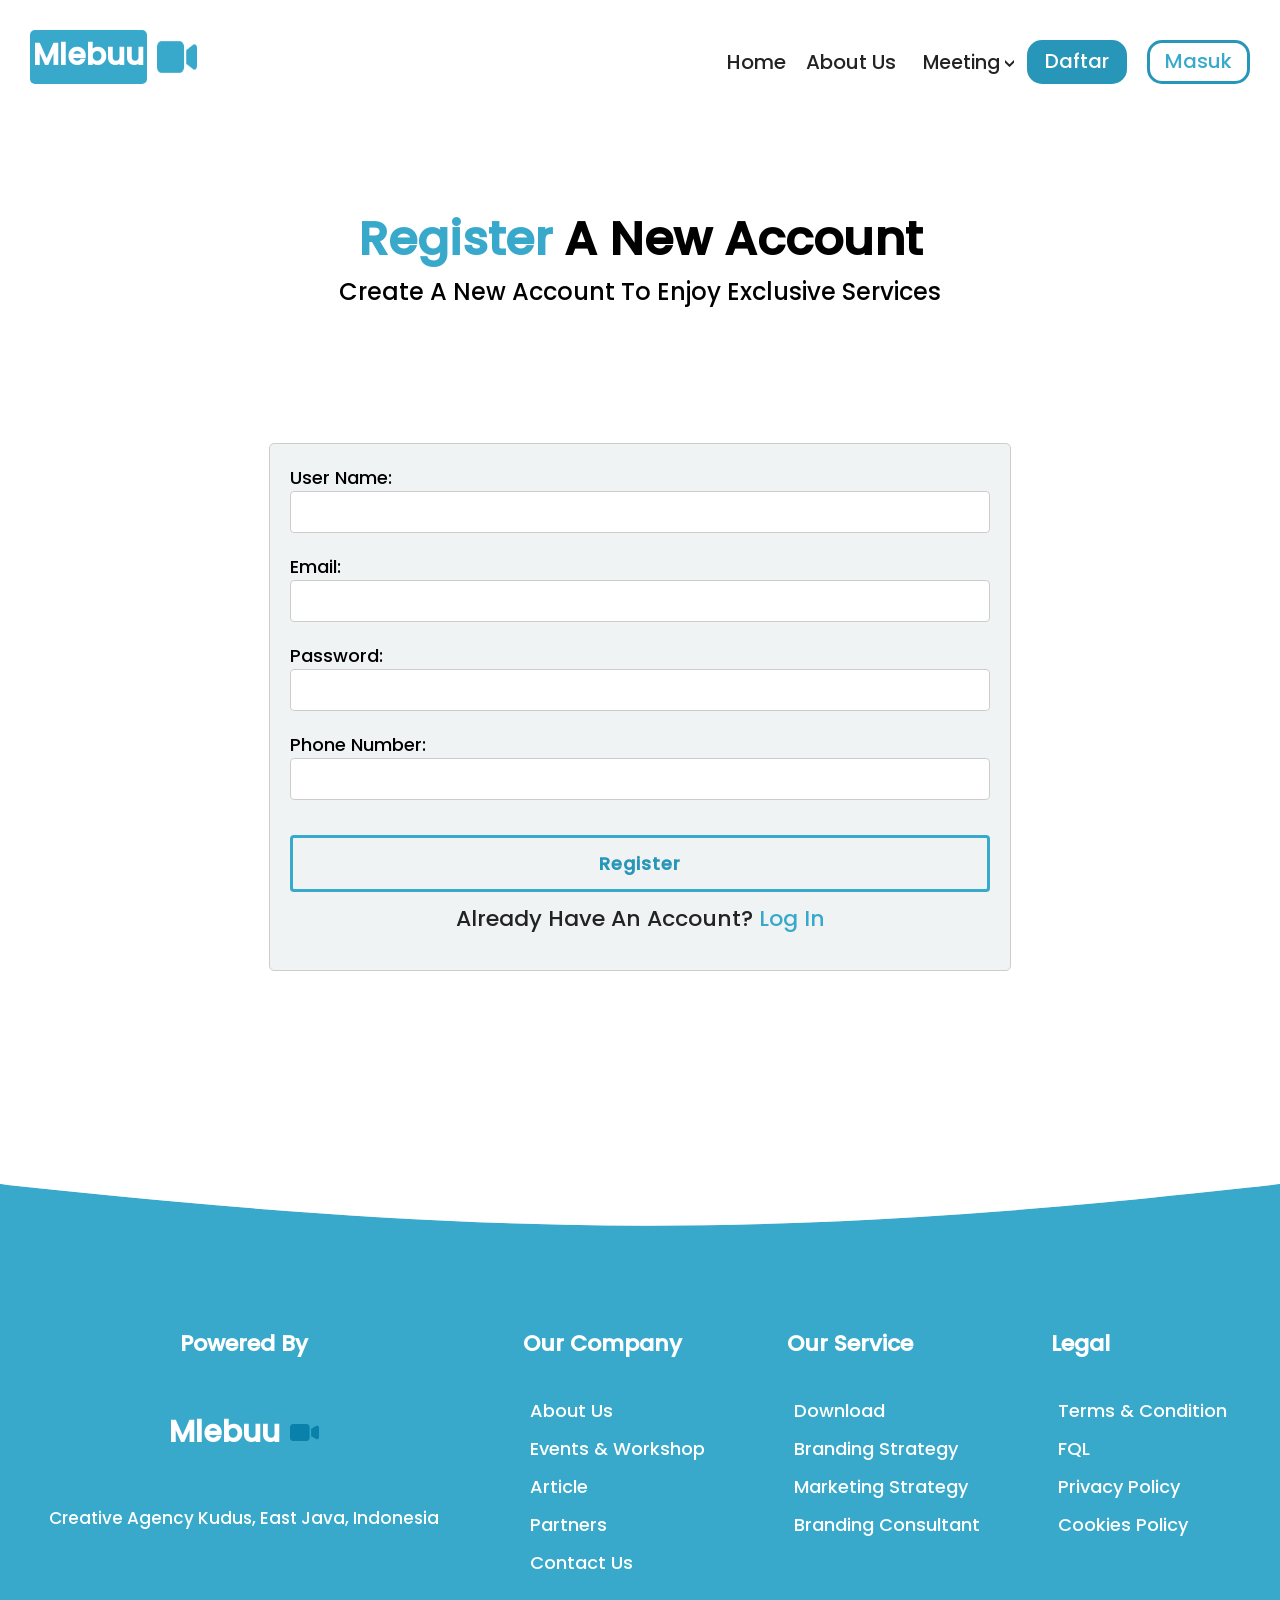
<file: sign_up.html>
<!DOCTYPE html>
<html lang="en">

<head>
    <meta charset="UTF-8">
    <meta name="viewport" content="width=device-width, initial-scale=1.0">
    <title>Mlebuu</title>
    <link rel="stylesheet" href="css/main.css">
    <script src="js/main.js"></script>
</head>

<body>
    <!-- Header Section -->
    <header>
        <div class="header-container">
            <!-- Navigation Bar -->
            <nav class="navbar">
                <!-- Logo and Menu Icon -->
                <a href="index.html" class="logo-container">
                    <p>Mlebuu</p>
                    <img src="images/icons/video-camera.png" alt="logo" width="40px">
                </a>
                <div class="menu-icon" onclick="toggleSidebar()">&#9776;</div>

                <!-- Navigation Links -->
                <div class="navigation-links">
                    <a href="index.html">Home</a>
                    <a href="about_us.html">About Us</a>

                    <!-- Dropdown Menu -->
                    <div class="dropdown" >
                            <label for="toggleNav"><span class="navTitle">Meeting</span></label>               
                            <input type="checkbox" id="toggleNav"> 
                            <ul class="navList">
                                <li class="navItem"><a class="navLink" href="call.html">Call</a></li> 
                                <li class="navItem"><a class="navLink" href="download.html">Download</a></li> 
                                <li class="navItem"><a class="navLink" href="about_us.html">About Us</a></li> 
                                <li class="navItem"><a class="navLink" href="contect_us.html">Contact Us</a></li>
                                <li class="navItem"><a class="navLink" href="evevt-workshops.html">Events</a></li>
                                <li class="navItem"><a class="navLink" href="Partners.html">Partners</a></li>
                                <li class="navItem"><a class="navLink" href="artcle.html">Article</a></li>
                            </ul>
                    </div>

                    <a href="sign_up.html" class="register-nav">Daftar</a>
                    <a href="sign_in.html" class="login-nav">Masuk</a>
                </div>
            </nav>
        </div>
    </header>

    <!-- Sidebar -->
    <div class="sidebar" id="sidebar"  onmouseleave="toggleSidebar()">
        <div class="sidebar-links">
            <a href="index.html">Home</a>
            <a href="call.html">Call</a>
            <a href="download.html">Download</a>
            <a href="evevt-workshops.html">Events & Workshop</a>
            <a href="about_us.html">About Us</a>
            <a href="contect_us.html">Contact Us</a>
            <a href="Partners.html">Partners</a>
            <a href="artcle.html">Article</a>
            <a href="sign_up.html" class="register-nav">Daftar</a>
            <a href="sign_in.html" class="login-nav">Masuk</a>
        </div>
    </div>


<!-- Main Content Section -->
<div class="reg-section">
    <div class="reg-title">
        <h1><span>Register</span> a New Account</h1>
        <p>Create a new account to enjoy exclusive services</p>
    </div>
    <form action="" method="post" class="reg-content">
        <div>
            <label for="username">User name:</label>
            <input type="text" id="username" name="username" required>
        </div>
        <div>
            <label for="email">Email:</label>
            <input type="email" id="email" name="email" required>
        </div>
        <div>
            <label for="password">Password:</label>
            <input type="password" id="password" name="password" required>
        </div>
        <div>
            <label for="tel-number">phone number:</label>
            <input type="text" id="tel-number" name="tel-number" required>
        </div>
        <div class="reg-group-btn">
            <input type="submit" value="Register">
            <div>Already have an account? <a href="sign_in.html" >Log in</a></div>
        </div>
    </form>
</div>


    <!-- Footer Section -->
    <footer>
        <div class="footer-content" >
            <!-- About Footer Column -->
            <div class="footer-column about-footer">
                <h3>Powered By</h3>
                <div>Mlebuu <img src="images/icons/video-camera(2).png" alt=""></div>
                <p>
                    Creative Agency
                    Kudus, East Java, Indonesia
                </p>
            </div>

            <!-- Company Footer Column -->
            <div class="footer-column">
                <h3>Our Company</h3>
                <ul>
                    <li><a href="about_us.html">About Us</a></li>
                    <li><a href="evevt-workshops.html">Events & Workshop</a></li>
                    <li><a href="artcle.html">Article</a></li>
                    <li><a href="Partners.html">Partners</a></li>
                    <li><a href="contact_us.html">Contact Us</a></li>
                </ul>
            </div>

            <!-- Service Footer Column -->
            <div class="footer-column">
                <h3>Our Service</h3>
                <ul>
                    <li><a href="download.html">Download</a></li>
                    <li><a href="#">Branding Strategy</a></li>
                    <li><a href="#">Marketing Strategy</a></li>
                    <li><a href="#">Branding Consultant</a></li>
                </ul>
            </div>

            <!-- Legal Footer Column -->
            <div class="footer-column">
                <h3>Legal</h3>
                <ul>
                    <li><a href="Terms.html">Terms & Condition</a></li>
                    <li><a href="FAQ.html">FQL</a></li>
                    <li><a href="#">Privacy Policy</a></li>
                    <li><a href="#">Cookies Policy</a></li>
                </ul>
            </div>
        </div>
    </footer>

</body>
</html>
</file>
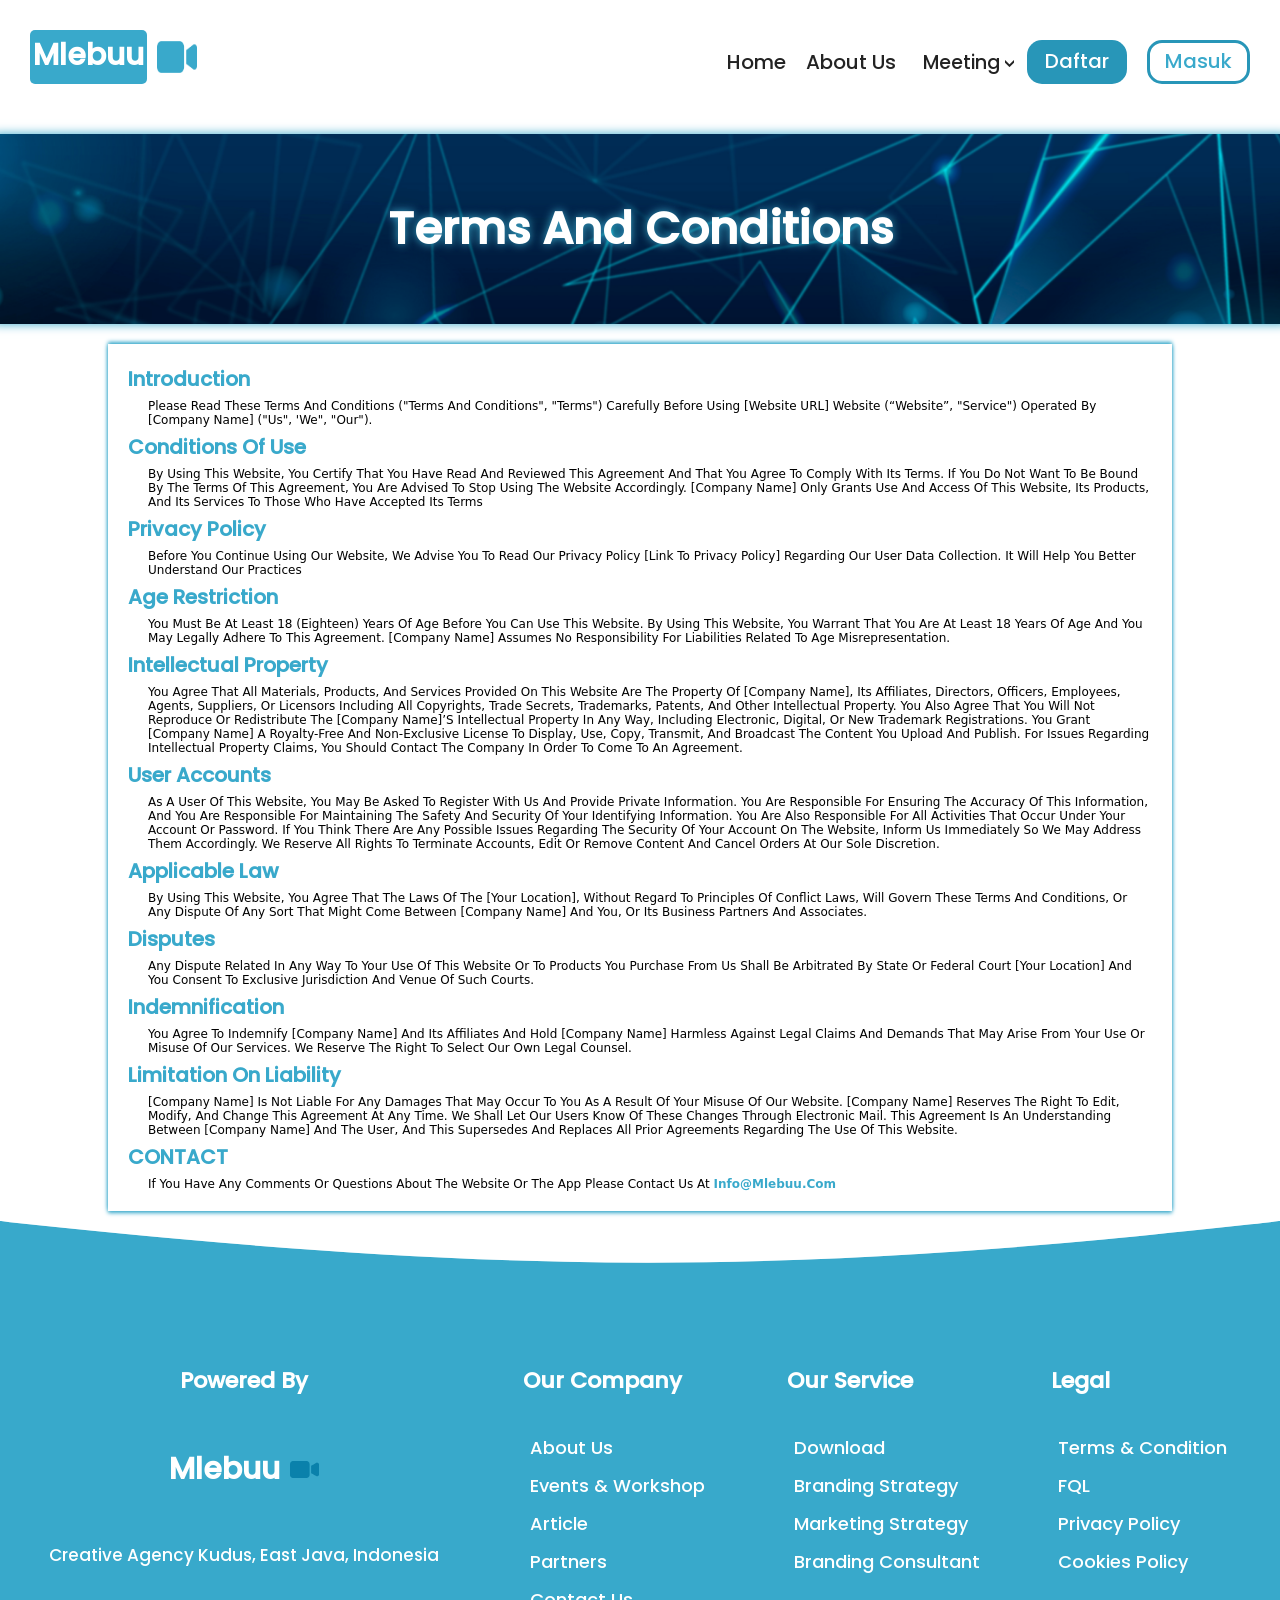
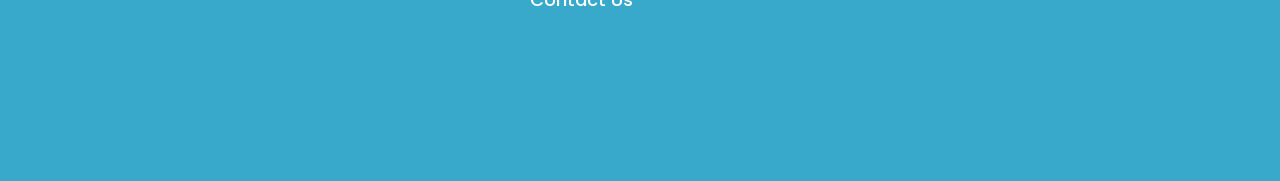
<file: Terms.html>
<!DOCTYPE html>
<html lang="en">

<head>
    <meta charset="UTF-8">
    <meta name="viewport" content="width=device-width, initial-scale=1.0">
    <title>Mlebuu</title>
    <link rel="stylesheet" href="css/main.css">
    <script src="js/main.js"></script>
</head>

<body>
    <!-- Header Section -->
    <header>
        <div class="header-container">
            <!-- Navigation Bar -->
            <nav class="navbar">
                <!-- Logo and Menu Icon -->
                <a href="index.html" class="logo-container">
                    <p>Mlebuu</p>
                    <img src="images/icons/video-camera.png" alt="logo" width="40px">
                </a>
                <div class="menu-icon" onclick="toggleSidebar()">&#9776;</div>

                <!-- Navigation Links -->
                <div class="navigation-links">
                    <a href="index.html">Home</a>
                    <a href="about_us.html">About Us</a>

                    <!-- Dropdown Menu -->
                    <div class="dropdown" >
                            <label for="toggleNav"><span class="navTitle">Meeting</span></label>               
                            <input type="checkbox" id="toggleNav"> 
                            <ul class="navList">
                                <li class="navItem"><a class="navLink" href="call.html">Call</a></li> 
                                <li class="navItem"><a class="navLink" href="download.html">Download</a></li> 
                                <li class="navItem"><a class="navLink" href="about_us.html">About Us</a></li> 
                                <li class="navItem"><a class="navLink" href="contect_us.html">Contact Us</a></li>
                                <li class="navItem"><a class="navLink" href="evevt-workshops.html">Events</a></li>
                                <li class="navItem"><a class="navLink" href="Partners.html">Partners</a></li>
                                <li class="navItem"><a class="navLink" href="artcle.html">Article</a></li>
                            </ul>
                    </div>

                    <a href="sign_up.html" class="register-nav">Daftar</a>
                    <a href="sign_in.html" class="login-nav">Masuk</a>
                </div>
            </nav>
        </div>
    </header>

    <!-- Sidebar -->
    <div class="sidebar" id="sidebar"  onmouseleave="toggleSidebar()">
        <div class="sidebar-links">
            <a href="index.html">Home</a>
            <a href="call.html">Call</a>
            <a href="download.html">Download</a>
            <a href="evevt-workshops.html">Events & Workshop</a>
            <a href="about_us.html">About Us</a>
            <a href="contect_us.html">Contact Us</a>
            <a href="Partners.html">Partners</a>
            <a href="artcle.html">Article</a>
            <a href="sign_up.html" class="register-nav">Daftar</a>
            <a href="sign_in.html" class="login-nav">Masuk</a>
        </div>
    </div>

    <!-- Main Content Section -->


    <div class="main-content">
        <div class="Terms_head">
            <h1>Terms and Conditions</h1>
        </div>
        <div class="terms">
            <h2>introduction</h2>
            <p>
            Please read these terms and conditions ("terms and conditions",
            "terms") carefully before using [website URL] website (“website”,
            "service") operated by [company name] ("us", 'we", "our").
            </p>
            <h2>Conditions of use</h2>
            <p>
            By using this website, you certify that you have read and reviewed
            this Agreement and that you agree to comply with its terms. If you do
            not want to be bound by the terms of this Agreement, you are advised
            to stop using the website accordingly. [company name] only grants use
            and access of this website, its products, and its services to those
            who have accepted its terms
            </p>
            <h2>Privacy policy</h2>
            <p>
            Before you continue using our website, we advise you to read our
            privacy policy [link to privacy policy] regarding our user data
            collection. It will help you better understand our practices
            </p>
            <h2>Age restriction</h2>
            <p>
            You must be at least 18 (eighteen) years of age before you can use
            this website. By using this website, you warrant that you are at least
            18 years of age and you may legally adhere to this Agreement. [company
            name] assumes no responsibility for liabilities related to age
            misrepresentation.
            </p>
            <h2>Intellectual property</h2>
            <p>
            You agree that all materials, products, and services provided on this
            website are the property of [company name], its affiliates, directors,
            officers, employees, agents, suppliers, or licensors including all
            copyrights, trade secrets, trademarks, patents, and other intellectual
            property. You also agree that you will not reproduce or redistribute
            the [company name]’s intellectual property in any way, including
            electronic, digital, or new trademark registrations. You grant
            [company name] a royalty-free and non-exclusive license to display,
            use, copy, transmit, and broadcast the content you upload and publish.
            For issues regarding intellectual property claims, you should contact
            the company in order to come to an agreement.
            </p>
            <h2>User accounts</h2>
            <p>
            As a user of this website, you may be asked to register with us and
            provide private information. You are responsible for ensuring the
            accuracy of this information, and you are responsible for maintaining
            the safety and security of your identifying information. You are also
            responsible for all activities that occur under your account or
            password. If you think there are any possible issues regarding the
            security of your account on the website, inform us immediately so we
            may address them accordingly. We reserve all rights to terminate
            accounts, edit or remove content and cancel orders at our sole
            discretion.
            </p>
            <h2>Applicable law</h2>
            <p>
            By using this website, you agree that the laws of the [your location],
            without regard to principles of conflict laws, will govern these terms
            and conditions, or any dispute of any sort that might come between
            [company name] and you, or its business partners and associates.
            </p>
            <h2>Disputes</h2>
            <p>
            Any dispute related in any way to your use of this website or to
            products you purchase from us shall be arbitrated by state or federal
            court [your location] and you consent to exclusive jurisdiction and
            venue of such courts.
            </p>
            <h2>Indemnification</h2>
            <p>
            You agree to indemnify [company name] and its affiliates and hold
            [company name] harmless against legal claims and demands that may
            arise from your use or misuse of our services. We reserve the right to
            select our own legal counsel.
            </p>
            <h2>Limitation on liability</h2>
            <p>
            [company name] is not liable for any damages that may occur to you as
            a result of your misuse of our website. [company name] reserves the
            right to edit, modify, and change this Agreement at any time. We shall
            let our users know of these changes through electronic mail. This
            Agreement is an understanding between [company name] and the user, and
            this supersedes and replaces all prior agreements regarding the use of
            this website.
            </p>
            <h2>CONTACT</h2>
            <p>
            If you have any comments or questions about the Website or the App please contact us at
            <a href="info@Mlebuu.com">info@Mlebuu.com</a>
            </p>
        </div>
    </div>



    <!-- Footer Section -->
    <footer>
        <div class="footer-content" >
            <!-- About Footer Column -->
            <div class="footer-column about-footer">
                <h3>Powered By</h3>
                <div>Mlebuu <img src="images/icons/video-camera(2).png" alt=""></div>
                <p>
                    Creative Agency
                    Kudus, East Java, Indonesia
                </p>
            </div>

            <!-- Company Footer Column -->
            <div class="footer-column">
                <h3>Our Company</h3>
                <ul>
                    <li><a href="about_us.html">About Us</a></li>
                    <li><a href="evevt-workshops.html">Events & Workshop</a></li>
                    <li><a href="artcle.html">Article</a></li>
                    <li><a href="Partners.html">Partners</a></li>
                    <li><a href="contact_us.html">Contact Us</a></li>
                </ul>
            </div>

            <!-- Service Footer Column -->
            <div class="footer-column">
                <h3>Our Service</h3>
                <ul>
                    <li><a href="download.html">Download</a></li>
                    <li><a href="#">Branding Strategy</a></li>
                    <li><a href="#">Marketing Strategy</a></li>
                    <li><a href="#">Branding Consultant</a></li>
                </ul>
            </div>

            <!-- Legal Footer Column -->
            <div class="footer-column">
                <h3>Legal</h3>
                <ul>
                    <li><a href="Terms.html">Terms & Condition</a></li>
                    <li><a href="FAQ.html">FQL</a></li>
                    <li><a href="#">Privacy Policy</a></li>
                    <li><a href="#">Cookies Policy</a></li>
                </ul>
            </div>
        </div>
    </footer>

</body>
</html>
</file>
<file: css/main.css>
/**************************/
/* Reset links */
/**************************/
a, a:focus, a:visited, a:active {
    -webkit-tap-highlight-color: rgba(0, 0, 0, 0);
    outline: none;
}
button{
    cursor: pointer;
}

input:focus{
    outline: none;
    border: #2896b8 2px solid !important;
}

/**************************/
/* Global styles */
/**************************/
* {
    -webkit-tap-highlight-color: transparent;
    padding: 0;
    margin: 0;
    text-transform: capitalize;
    font-family: 'Poppins', sans-serif;
}

/**************************/
/* Loading custom font */
/**************************/
@font-face {
    font-family: 'Poppins';
    src: url('../Poppins/Poppins-Medium.ttf');
}

/**************************/
/* Header styles */
/**************************/
.header-container {
    margin: 30px;
}

/**************************/
/* the header container */
/**************************/
.logo-container p {
    font-size: 30px;
    color: #fff;
    background-color: #39A9CB;
    font-weight: 600;
    border-radius: 5px;
    padding: 3px;
}

/**************************/
/* the logo container paragraph */
/**************************/
.navbar {
    display: flex;
    flex-wrap: wrap;
    justify-content: space-between;
}

/**************************/
/* the navigation bar */
/**************************/
.navbar a {
    text-decoration: none;
    color: #232323;
    font-size: 20px;
    font-weight: 400;
}

/**************************/
/* navigation bar links */
/**************************/
.logo-container {
    display: flex;
    gap: 10px;
}

/**************************/
/* the logo container */
/**************************/
.navigation-links,
.sidebar-links {
    margin-top: 10px;
    display: flex;
    gap: 20px;
}

/**************************/
/* navigation links and sidebar links */
/**************************/
.navigation-links {
    align-items: center;
}

/**************************/
/* navigation links alignment */
/**************************/
.navigation-links a:hover,
.sidebar-links a:hover {
    color: #39A9CB;
}

/**************************/
/* for the Dropdown Menu */
/**************************/
/* Dropdown Container */
.dropdown {
    width: fit-content; 
    margin: auto; 
    height: fit-content;
    position: relative;
    text-align: center;
}

/* Dropdown Button */
.dropbtn {
    display: flex;
    align-items: center;
}

/* Navigation Link Styles */
.navLink {
    text-decoration: none;
    color: #2d2f31;
}

/* Navigation Title Styles */
.navTitle {
    padding: 7px;
    background: transparent; 
    color: #222;
    font-size: 1.2em;
    cursor: pointer;
    display: block;
}
.navTitle:hover { 
    color: #2896b8;
}

.navTitle::after {
    float: right;
    right: -10%;
    content: "<";
    transform: rotate(-90deg);
    position: absolute;
}

/* Navigation List Styles */
.navList {
    clear: both;
    width: 100%;
    height: 0;
    overflow: hidden;
    text-align: center;
    transition: height 0.4s ease;
    position: absolute;
    width: max-content;
    z-index: 9999;
    background-color: #29414933;
    margin-left: -36px;
    margin-top: 12px;
}

/* Navigation Item Styles */
.navList .navItem {
    padding: 7px;
}

/* Toggle Checkbox Styles */
#toggleNav {
    position: absolute;
    opacity: 0;
    height: 0;
}

/* Toggle Navigation List on Checkbox Check */
#toggleNav:checked + .navList {
  height: fit-content;
  width: 170px;
  padding: 10px 0;
  background-color: #39a9cb;
  border-radius: 7px;
}

/* Toggle Navigation List on Checkbox Check */
#toggleNav:checked + .navList a {
  color: #fff;
}

/* Toggle Navigation List on Checkbox Check */
#toggleNav:checked + .navList a:hover {
  color: #474747;
}

/**************************/
/* hover effect on navigation and sidebar links */
/**************************/
.register-nav,
.login-nav {
    padding: 3px 15px 5px 15px;
    border-radius: 15px;
    border: 3px transparent solid;
}

/**************************/
/* register and login buttons */
/**************************/
.register-nav {
    background-color: #2896b8;
    color: #fff !important;
}

/**************************/
/* hover effect on register and login buttons */
/**************************/
.register-nav:hover {
    background-color: #fff;
    color: #39A9CB !important;
    border: #39A9CB solid;
}

/**************************/
/* login button */
/**************************/
.login-nav {
    background-color: #fff;
    color: #39A9CB !important;
    border: 3px #2896b8 solid;
}

/**************************/
/* hover effect on login button */
/**************************/
.login-nav:hover {
    color: #fff !important;
    background-color: #2896b8;
}

/**************************/
/* Sidebar styles */
/**************************/
.sidebar {
    display: none;
    flex-direction: column;
    background-color: #39A9CB;
    color: #fff;
    padding: 20px;
    position: fixed;
    top: 0;
    left: 0;
    height: 100%;
    width: 250px;
    z-index: 9999;
}

/**************************/
/* the sidebar */
/**************************/
/* Navigation Menu Icon */
.menu-icon {
    display: none;
    font-size: 24px;
    cursor: pointer;
    color: #222;
}

/**************************/
/* sliders */
/**************************/
/* Footer styles */
.footer-content {
    background-image: url('../images/background/footer.svg');
    background-size: 100%;
    background-repeat: no-repeat;
    background-color: #39A9CB;
    height: fit-content;
    width: 100%;
    position: relative;
    min-height: 560px;
    display: grid;
    align-items: center;
    justify-content: space-evenly;
    /* grid-template-columns: repeat(auto-fit, minmax(200px, 1fr)); */
    grid-template-columns: 2fr 1fr 1fr 1fr ;
    gap: 20px;
}

/**************************/
/* the footer content */
/**************************/
.footer-column {
    display: flex;
    flex-direction: column;
    align-items: flex-start;
    justify-content: start;
    color: white;
    gap: 32px;
    padding: 0 15px;
    height: 275px;
}

/**************************/
/* footer columns */
/**************************/
.footer-column.about-footer {
    display: flex;
    flex-direction: column;
    align-items: center;
    gap: 50px;
}

/**************************/
/* about-footer column */
/**************************/
.footer-column h3 {
    font-size: 22px;
    font-weight: 700;
}

/**************************/
/* heading in footer columns */
/**************************/
.footer-column.about-footer div {
    display: flex;
    align-items: center;
    justify-content: center;
    gap: 10px;
    font-size: 30px;
    font-weight: 700;
}

/**************************/
/* div in about-footer column */
/**************************/
.footer-column.about-footer p {
    font-size: 17px;
    font-weight: 400;
    text-align: center;
}

/**************************/
/* paragraph in about-footer column */
/**************************/
.footer-column ul {
    list-style: none;
    padding-left: 7px;
    line-height: 37px;
}

/**************************/
/* unordered list in footer columns */
/**************************/
.footer-column ul li a {
    text-decoration-line: none;
    color: white;
    font-size: 18px;
    font-weight: 500;
    transition: 0.5s;
}

/**************************/
/* footer links */
/**************************/
/* Hover effect for footer links */
.footer-column ul li a:hover {
    color: #37363670;
}

/**************************/
/* hover effect on footer links */
/**************************/
/* Media Queries for Responsive Design */

/**************************/
/* For screens with a maximum width of 968px */
/**************************/
@media (max-width: 968px) {
    .footer-content {
        grid-template-columns: repeat(2, minmax(200px, 1fr));
        padding-top: 70px;
        gap: 0;
    }
    .footer-column {
        width: auto;
        align-items: center !important;
    }
}

/**************************/
/* For screens with a maximum width of 768px */
/**************************/
@media (max-width: 768px) {
    .footer-content {
        grid-template-columns: repeat(1, minmax(200px, 1fr));
        padding-bottom: 20px;
    }
    .footer-column {
        gap: 12px;
        text-align: center;
    }
    .navigation-links {
        display: none;
    }
    .menu-icon {
        display: block;
    }
    .sidebar.active {
        display: flex;
    }
    .sidebar-links {
        flex-direction: column;
    }
    .register,
    .login {
        width: 70px;
        margin: -3px;
    }
    .sidebar-links a {
        text-decoration: none;
        color: #fff;
        font-size: 20px;
        font-weight: 400;
    }
    .sidebar-links a:hover {
        text-decoration: none;
        color: #37363670;
        font-size: 20px;
        font-weight: 400;
    }
    .login {
        color: #2896b8 !important;
    }
    .register {
        color: #fff !important;
    }
    .register:hover {
        color: #39A9CB !important;
    }
}

/******************************************************************************/
/*                         sign in & sun up section                           */
/******************************************************************************/
/* Styles for Registration and Login Sections */
.reg-section,
.login-section {
    width: 100%;
    height: 100vh;
    min-height: fit-content;
    display: flex;
    justify-content: center;
    align-items: center;
    flex-direction: column;
    margin: 100px auto;
}

/* Styles for Registration and Login Titles */
.reg-title,
.login-title {
/*     height: 100px; */
    margin: 20px auto;
    text-align: center;
}

.reg-title h1,
.login-title h1 {
    font-size: 47px;
    font-weight: 700;
}

.reg-title h1 span,
.login-title h1 span {
    color: #39A9CB;
}

.reg-title p,
.login-title p {
    font-size: 24px;
    font-weight: 500;
}

/* Styles for Registration and Login Content */
.reg-content,
.login-content {
    margin: auto;
    padding: 20px;
    border: 1px solid #ccc;
    background-color: #eff3f4;
    border-radius: 5px;
    width: 80%;
    max-width: 700px;
    display: flex;
    flex-direction: column;
    gap: 20px;
}

/* Styles for Registration and Login Content Labels */
.reg-content label,
.login-content label {
    display: block;
    font-weight: lighter;
    font-size: 18px;
}

/* Styles for Registration and Login Input Fields */
.reg-content input[type="text"],
.reg-content input[type="email"],
.reg-content input[type="password"],
.login-content input[type="text"],
.login-content input[type="email"],
.login-content input[type="password"] {
    width: 100%;
    padding: 10px;
    border: 1px solid #ccc;
    border-radius: 4px;
    box-sizing: border-box;
}

/* Styles for Focused Input Fields */
.reg-content input[type="text"]:focus,
.reg-content input[type="email"]:focus,
.reg-content input[type="password"]:focus,
.login-content input[type="text"]:focus,
.login-content input[type="email"]:focus,
.login-content input[type="password"]:focus {
    box-shadow: 0 2px 4px #2896b8;
}

/* Styles for Registration and Login Group Buttons */
.reg-group-btn,
.login-group-btn {
    width: 100%;
    display: flex;
    flex-direction: column;
    padding: 15px 0px;
    gap: 10px;
}

/* Styles for Forgot Password Links */
.reg-content .btn-Forgot-33,
.login-content .btn-Forgot-44 {
    color: #06498bd4;
    text-decoration-line: none;
}

/* Styles for Registration and Login Submit Buttons */
.reg-group-btn input[type="submit"],
.login-group-btn input[type="submit"],
.login-group-btn a {
    width: 100%;
    background-color: transparent;
    color: #2896b8;
    padding: 12px 0;
    border: solid 3px #39A9CB;
    border-radius: 4px;
    cursor: pointer;
    font-size: 18px;
    font-weight: 700;
    transition: 0.5s;
    letter-spacing: 1px;
}

/* Hover Styles for Submit Buttons and Links */
.reg-group-btn input[type="submit"]:hover,
.login-group-btn input[type="submit"]:hover,
.login-group-btn a:hover {
    background-color: #2896b8 !important;
    color: #fff !important;
}

/* Styles for Links */
.reg-group-btn a,
.login-group-btn a {
    background-color: transparent !important;
    color: #39A9CB !important;
    text-align: center;
    text-decoration-line: none;
    transition: 0.3s;
}

/* Special Styles for Login Submit Button */
.login-group-btn a {
    background-color: #39A9CB !important;
    color: #fff !important;
}

/* Hover Styles for Links */
.reg-group-btn a:hover {
    background-color: #2896b8 !important;
}

/* Styles for Special Div in Group Buttons */
.reg-group-btn div,
.login-group-btn div {
    color: #232323 !important;
    border: none;
    font-size: 22px;
    font-weight: 500;
    width: 100%;
    text-align: center;
}

/* Hover Styles for Special Div Links */
.reg-group-btn div a:hover,
.login-group-btn div .btn-tranfer-44:hover {
    color: #2896b8 !important;
    background: transparent !important;
}

/* Styles for Special Div Button */
.login-group-btn div .btn-tranfer-44 {
    color: #39A9CB !important;
    background-color: transparent !important;
    border: none !important;
}

/******************************************************************************/
/*                                Press ( article )                           */
/******************************************************************************/
/* the Article Section */
.article-section {
    display: flex;
    flex-direction: column;
    align-items: center;
    justify-content: center;
    padding: 20px 0px;
    width: 100%;
    min-height: 100vh;
}

/* the Article Header */
.article-header {
    width: 100%;
    text-align: center;
}

.article-header h1 span {
    font-size: 2.5rem;
    margin-bottom: 20px;
    color: #2896b8;
}

.article-header h1 {
    font-size: 2.5rem;
    margin-bottom: 20px;
    color: #232323;
}

/* the Article List */
.article-list {
    display: flex;
    flex-wrap: wrap;
    justify-content: space-evenly;
    gap: 20px;
    max-width: 100%;
}

/* Individual Article Item */
.article-item {
    width: 100%;
    max-width: 300px;
    border: 1px solid #ddd;
    border-radius: 8px;
    overflow: hidden;
    box-shadow: 0 0 10px rgba(0, 0, 0, 0.1);
    transition: transform 0.3s ease-in-out;
}

.article-item:hover {
    transform: scale(1.05);
}

/* Article Item Image */
.article-item img {
    width: 100%;
    height: 200px;
    max-height: 200px ;
    object-fit: cover;
}
#show-img-article{
    max-height: fit-content !important;
    height: fit-content !important;
}

/* Article Information */
.article-info {
    padding: 10px;
    background-color: #f8f8f8;
    display: flex;
    justify-content: space-between;
}

/* Article Date and Author */
.article-date,
.article-author {
    font-size: 12px;
    color: #555;
    display: block;
}

/* Article Title */
.article-title {
    margin: 10px 0;
    font-size: 1.2rem;
    text-align: center;
}

/* Article Title Links */
.article-title a {
    color: #333;
    text-decoration: none;
    transition: 0.3s;
}

.article-title a:hover {
    color: #2896b8 !important;
}

/* the Article Exhibits Section */
.article-exhibits {
    display: flex;
    justify-content: space-evenly;
    flex-wrap: wrap;
    margin: 50px 0px;
    padding: 0 20px;
}

/* Individual Exhibit Item */
.exhibit-item {
    width: 30%;
    margin-bottom: 20px;
    position: relative;
}

/* Exhibit Item Image */
.exhibit-item img {
    width: 100%;
    height: 200px;
    object-fit: cover;
    border-radius: 8px;
}

/* Exhibit Information */
.exhibit-info {
    position: absolute;
    top: 10px;
    left: 10px;
    color: #fff;
    text-shadow: 1px 1px 2px rgba(0, 0, 0, 0.8);
}

/* Exhibit Date and Author */
.exhibit-date,
.exhibit-author {
    font-size: 11px;
    display: block;
}

/* Exhibit Title Links */
.exhibit-title a {
    font-size: 1.2rem;
    margin-top: 10px;
    color: #232323;
    text-decoration: none;
    display: block;
    overflow: hidden;
    text-overflow: ellipsis;
    white-space: nowrap;
    text-align: center;
}

/* Responsive Exhibit Items */
@media (max-width: 768px) {
    .exhibit-item {
        width: 48%;
    }
}

@media (max-width: 480px) {
    .exhibit-item {
        width: 100%;
    }
    #show-img-article{
        max-height: 200px !important;
        height: fit-content !important;
    }
}

/* Container for the entire article showcase section */
.article-showcase-section {
    text-align: center;
    padding: 20px;
}

/* Header section with the main title */
.article-showcase-header {
    padding: 20px 0;
}

.article-showcase-header h1 {
    font-size: 2.5rem;
}

.article-showcase-header span {
    color: #3498db;
}

/* List of featured articles */
.featured-article-list {
    display: flex;
    flex-wrap: wrap;
    justify-content: space-around;
}

/* each featured article item */
.featured-article-item {
    width: 30%;
    margin-bottom: 20px;
    box-shadow: 0 0 10px rgba(0, 0, 0, 0.1);
    transition: transform 0.3s ease-in-out;
}

.featured-article-item:hover {
    transform: scale(1.05);
}

.featured-article-item img {
    width: 100%;
    height: auto;
}

/* Information about the article (date, author) */
.article-info {
    padding: 10px;
    background-color: #f8f8f8;
}

.article-info span {
    display: block;
    font-size: 0.8rem;
    color: #777;
}

/* Title of the article with a link */
.article-title a {
    display: block;
    padding: 10px;
    font-size: 1.2rem;
    color: #333;
    text-decoration: none;
    font-weight: bold;
}

/* Media query for responsive design */
@media (max-width: 768px) {
    .featured-article-item {
        width: 48%;
    }
}

@media (max-width: 480px) {
    .featured-article-item {
        width: 100%;
    }
}

/******************************************************************************/
/*                                  partners                                  */
/******************************************************************************/

/* the Partners Section */
.partners-section {
    text-align: center;
    padding: 50px 0;
}

/* the Header in the Partners Section */
.partners-header h2 {
    color: #333;
}

/* the Span within the Partners Header */
.partners-header h2 span {
    color: #2896b8;
}

/* the List of Partners */
.partners-list {
    display: flex;
    justify-content: space-evenly;
    align-items: center;
    flex-wrap: wrap;
    margin-top: 20px;
}

/* Individual Partner Item */
.partner-item {
    margin: 10px;
}

/* Partner Item Image */
.partner-item img {
    width: 100px;
    height: auto;
    border: 1px solid #ddd;
    border-radius: 5px;
    box-shadow: 0 4px 8px rgba(0, 0, 0, 0.1);
}

/* the Testimonials Section */
.testimonials-section {
    text-align: center;
    padding: 50px 0;
}

/* the Header in the Testimonials Section */
.testimonials-header h2 {
    color: #333;
}

/* the Span within the Testimonials Header */
.testimonials-header h2 span {
    color: #2896b8;
}

/* Testimonial Cards Container */
.testimonial-cards {
    display: flex;
    justify-content: center;
    align-items: center;
    flex-wrap: wrap;
    margin-top: 20px;
}

/* Individual Testimonial Card */
.testimonial-card {
    width: 300px;
    height: 370px;
    margin: 20px;
    padding: 20px;
    border-radius: 10px;
    box-shadow: 0 4px 8px #00000059;
}

/* Testimonial Card Image */
.testimonial-card img {
    width: 120px;
    height: 120px;
    padding: 5px;
    border: 3px solid #2896b8;
    border-radius: 50%;
    object-fit: cover;
    margin-bottom: 15px;
}

/* Testimonial Text */
.testimonial-text {
    color: #555;
    font-size: 1.2rem;
    margin-bottom: 15px;
}

/* Client Name in Testimonial Card */
.client-name-DD {
    font-weight: bold;
    color: #333;
    letter-spacing: 1px;
}


/******************************************************************************/
/*                               mohamed hassan                               */
/******************************************************************************/
/* General Styling */
.main-content {
    display: flex;
    flex-direction: column;
    align-items: center;
  }
  
  /* Contact Image Section */
  .contect_image {
    background-image: url('../images/background/pawel-czerwinski--0xCCPIbl3M-unsplash.jpg');
    background-repeat: no-repeat;
    background-size: 100%;
    background-position: center;
    width: 100%;
    height: auto;
    margin: 50px 0px;
    z-index: 0;
    display: flex;
    justify-content: center;
    align-items: center;
  }
  
  .bg-text {
    font-weight: bold;
    z-index: 2;
    width: 100%;
    text-align: center;
    backdrop-filter: blur(3px);
    height: 60vh;
    display: flex;
    flex-direction: column;
    justify-content: center;
    align-items: center;
    text-shadow: 0px 0px 10px #39a9cb;
  }
  
  .bg-text h1 {
    font-size: 72px;
    color: #fff;
  }
  
  /* Contact Us Words Section */
  .contect_us_words {
    display: flex;
    flex-direction: column;
    flex-wrap: nowrap;
    justify-content: center;
    text-align: center;
    padding: 15px;
  }
  
  .contect_us_words p {
    color: #070808;
    margin: 10px;
  }
  
  .contect_us_words h1 {
    color: #39a9cb;
  }
  
  #contect_us_par {
    text-align: center;
    display: flex;
    justify-content: center;
  }
  
  #contect_us_par p {
    width: 75%;
  }
  
  /* Contact Us Form */
  .contect_us_form {
    display: flex;
    width: 90%;
    max-width: 750px;
    margin: 50px auto;
    flex-direction: column;
    flex-wrap: nowrap;
    justify-content: center;
    text-align: center;
    background-color: rgb(255, 255, 255);
    box-shadow: 0px 0px 10px #39a9cb;
    border-radius: 18px;
  }
  
  .contect_us_form form {
    display: flex;
    flex-direction: column;
    justify-content: center;
    gap: 10px;
    padding: 20px 0;
  }
  
  .contect_us_form form .names {
    display: flex;
    flex-grow: 1;
    flex-wrap: wrap;
  }
  
  .contect_us_input {
    display: flex;
    flex-wrap: nowrap;
    flex-direction: column;
    text-align: start;
    font-weight: 300;
    justify-content: center;
    width: 90%;
    margin: auto;
  }
  
  .contect_us_input label {
    padding: 5px;
    color: #000;
  }
  
  .contect_us_input input {
    color: #39a9cb;
    padding: 5px;
    border: 0.3px solid;
    height: 25px;
  }
  
  .names {
    display: flex;
    flex-wrap: nowrap;
  }
  
  #Message {
    height: 70px;
    border: 0.3px solid #39a9cb;
  }
  
  .contect_us_btn {
    width: 100%;
    padding: 20px 0px;
  }
  
  .contect_us_btn button {
    width: max-content;
    padding: 7px 15px;
    border-radius: 7px;
    height: 40px;
    border: none;
    background-color: #43b8db;
    color: #fff;
  }
  
  /* About Us Section */
  .about_us {
    display: flex;
    flex-direction: row;
    flex-wrap: wrap;
    justify-content: space-between;
    text-align: center;
    padding: 15px;
    width: 95%;
    margin: 30px 10px;
    background-color: rgb(255, 255, 255);
    border-radius: 18px;
    gap: 2%;
  }
  
  .about_us span {
    color: #39a9cb;
  }
  
  .about_us_img {
    display: flex;
    justify-content: center;
    align-items: center;
    width: 45%;
    margin: auto;
  }
  
  .about_us_img img {
    margin: 20px 0px;
    width: 100%;
  }
  
  .about_us_wordes {
    display: flex;
    flex-direction: column;
    flex-wrap: nowrap;
    justify-content: center;
    text-align: start;
    padding: 10px 0px 10px 10px;
    width: 45%;
    gap: 20px;
  }
  
  .about_us_wordes h1 {
    font-size: 45px;
  }
  
  .about_us_wordes p {
    font-size: 20px;
    margin-left: 10px;
  }
  
  .about_us_btn {
    width: 100%;
    display: flex;
    justify-content: start;
  }
  
  .about_us_btn button {
    width: 100px;
    height: 40px;
    border: none;
    background-color: #43b8db;
    color: #fff;
    margin-right: 20px;
    border-radius: 5px;
  }
  
  /* Our Team Section */
  .our_team {
    display: flex;
    flex-direction: row;
    flex-wrap: wrap;
    justify-content: space-between;
    text-align: center;
    padding: 15px;
    width: 95%;
    margin: 30px 10px;
    background-color: rgb(255, 255, 255);
    border-radius: 18px;
    gap: 2%;
  }
  
  .our_team_head {
    display: block;
    width: 100%;
    text-align: center;
    font-size: 40px;
  }
  
  .our_team_head span {
    color: #39a9cb;
  }
  
  .card_team {
    display: flex;
    flex-wrap: nowrap;
    flex-direction: column;
    gap: 12px;
    width: 200px;
    border-radius: 18px;
    box-shadow: 0px 0px 10px #39a9cb;
    padding: 20px;
    margin-top: 20px;
    font-size: 11px;
  }
  
  .card_team h2 {
    font-size: 15px;
  }
  
  .image_team {
    background-color: #2896b8;
    padding: 5px;
    border-radius: 15px;
  }
  
  .image_team img {
    width: 120px;
    border-radius: 50%;
    box-shadow: 0px 0px 20px -1px #effbff;
  }
  
  .contect_team img {
    width: 35px;
  }
  
  .card_team .contect_team {
    display: flex;
    flex-wrap: nowrap;
    margin: 20px 0px;
    flex-direction: row;
    gap: 15px;
    justify-content: center;
  }
  
  .about_member {
    text-align: center;
  }
  
  .card_team h3 {
    color: #39a9cb;
    font-size: 12px;
    text-align: center;
  }
  
  .siting_number {
    text-align: start;
  }
  
  .siting_number p {
    font-size: 12px;
    margin-left: 80px;
  }
  
  /* Team Slide Container Styling */
  .team-slide-container {
    position: relative;
    width: 100%;
    overflow: hidden;
  }
  
  /* Team Card Wrapper Styling */
  .team-card-wrapper {
    display: flex;
    justify-content: space-evenly;
    transition: transform 0.5s ease-in-out;
    gap: 20px;
    height: max-content;
    margin-bottom: 20px;
    align-items: center;
  }
  
  /* Team Card Styling */
  .team-card {
    flex: 0 0 300px;
    margin: 0 10px;
    box-shadow: 0 4px 8px rgba(0, 0, 0, 0.1);
    background-color: #fff;
    border-radius: 8px;
    overflow: hidden;
    transition: transform 0.5s ease-in-out;
    height: 350px;
    box-shadow: 2px 2px 4px #2896b8, -2px -2px 5px #2896b8;
  }
  
  /* Team Image Content Styling */
  .team-image-content {
    position: relative;
    overflow: hidden;
    height: 170px;
  }
  
  /* Team Card Image Styling */
  .team-card-image {
    width: 100%;
    height: 100%;
    background-size: cover;
    background-position: center;
  }
  
  /* Team Overlay Styling */
  .team-overlay {
    position: absolute;
    top: 0;
    left: 0;
    width: 100%;
    height: 100%;
    background: rgba(0, 0, 0, 0.5);
  }
  
  /* Team Card Content Styling */
  .team-card-content {
    padding: 15px;
    text-align: center;
    display: flex;
    gap: 10px;
    flex-direction: column;
    background-color: #444343;
  }
  
  /* Team Name Styling */
  .team-name {
    margin: 0;
    font-size: 18px;
    color: #3498db;
  }
  
  /* Team Description Styling */
  .team-description {
    margin-top: 10px;
    font-size: 14px;
    color: #e7e2e2;
  }
  
  /* Team Button Styling */
  .team-button {
    margin-top: 15px;
    padding: 8px 12px;
    background-color: #3498db;
    color: #fff;
    border: none;
    border-radius: 4px;
    cursor: pointer;
  }
  
  /* Team Swiper Navigation Buttons Styling */
  .team-swiper-navBtn {
    position: absolute;
    top: 50%;
    transform: translateY(-50%);
    font-size: 24px;
    cursor: pointer;
    color: #333;
    background-color: #fff;
    border: none;
    border-radius: 50%;
    padding: 10px;
  }
  
  /* Team Swiper Next Button Styling */
  .team-swiper-button-next {
    right: 10px;
  }
  
  /* Team Swiper Previous Button Styling */
  .team-swiper-button-prev {
    left: 10px;
  }
  
  
  /* Terms and Conditions Section */
  .Terms_head {
    display: flex;
    justify-content: center;
    align-items: center;
    text-align: center;
    padding: 20px;
    background-image: url("../images/background/trem.jpg");
    background-repeat: no-repeat;
    background-attachment: local;
    background-size: cover;
    background-position: center;
    width: 98%;
    height: 150px;
    color: #fff;
    box-shadow: 0px 0px 10px #37363670;
    margin: 20px 0px;
    box-shadow: 0px 0px 10px #39a9cb;
  }
  
  .Terms_head h1 {
    font-size: 45px;
    text-shadow: 0px 0px 10px #39a9cb;
  }
  
  .terms {
    width: 80%;
    box-shadow: 0px 2px 4px #39a9cb, 0px -2px 4px #39a9cb;
    padding: 20px;
    margin-bottom: 10px;
    display: flex;
    flex-direction: column;
    gap: 5px;
  }
  
  .terms h2 {
    color: #39a9cb;
    font-size: 20px;
  }
  
  .terms p {
    margin-left: 20px;
    font-size: 12px;
    font-weight: 400;
    font-family: system-ui, -apple-system, BlinkMacSystemFont, "Segoe UI", Roboto, Oxygen, Ubuntu, Cantarell, "Open Sans", "Helvetica Neue", sans-serif;
  }
  
  .terms a {
    color: #39a9cb;
    font-size: 12px;
    font-weight: 600;
    font-family: system-ui, -apple-system, BlinkMacSystemFont, "Segoe UI", Roboto, Oxygen, Ubuntu, Cantarell, "Open Sans", "Helvetica Neue", sans-serif;
    text-decoration: none;
  }
  
  .terms a:hover {
    text-decoration: underline;
  }
  
  /* Media Queries */
  @media (max-width: 780px) {
    /* About Us Mobile Responsiveness */
    .about_us {
      display: flex;
      flex-direction: column;
      flex-wrap: wrap;
      justify-content: center;
      align-items: center;
      text-align: center;
      width: 95%;
      margin: 30px 10px;
      background-color: rgb(255, 255, 255);
      gap: 2%;
    }
    .about_us_wordes {
      display: flex;
      flex-direction: column;
      flex-wrap: nowrap;
      justify-content: start;
      text-align: center;
      width: 90%;
      gap: 20px;
      margin: auto;
    }
    .about_us_img {
      display: flex;
      justify-content: center;
      align-items: center;
      width: 100%;
      margin: auto;
      max-width: 700px;
    }
    .our_team_head {
      font-size: 24px;
    }
  }
  
  @media (max-width: 470px) {
    /* Background Text Font Size Adjustment */
    .bg-text h1 {
      font-size: 47px;
    }
    .card_team {
      width: 270px;
      min-width: 270px;
    }
  }

  
/******************************************************************************/


/*                                  Home                                  */


/******************************************************************************/

.home .first-section {
  display: flex;
  justify-content: space-between;
  align-items: center;
}

.home .first-section .left-content {
  display: block;
  width: 35%;
  margin: auto;
}

.home .first-section .left-content h1 {
  font-style: normal;
  font-weight: 700;
  line-height: normal;
  color: #232323;
  font-family: Poppins;
  margin-bottom: 3.75rem;
}

.home .first-section .left-content h1 span {
  color: #2896B8;
}

.home .first-section .left-content .buttons {
  align-items: center;
  display: grid;
  grid-template-columns: 1.5fr 2fr;
  grid-gap: 1rem;
}

.home .first-section .left-content .left-btn {
  display: flex;
}

.home .first-section .left-content .left-btn button {
  display: flex;
  justify-content: space-between;
  align-items: center;
  border-radius: 15px;
  background: #2896B8;
  color: white;
  border: transparent;
  width: 100%;
  padding: 0.5rem 0.7rem;
}

.home .first-section .left-content button span {
  margin-right: 0.5rem;
}

button {
  cursor: pointer;
}

.home .first-section .left-content .right-btn button {
  display: flex;
  justify-content: flex-start;
  align-items: center;
  border-radius: 15px;
  border: 1px solid #2896B8;
  background: #FFF;
  color: #2896B8;
  padding: 0.5rem 0.7rem;
  width: 100%;
}

.home .first-section .right-content {
  display: flex;
  width: 49%;
}

.home .first-section .right-content img {
  width: 100%;
}

.home .first-section .last {
  cursor: pointer;
  margin-top: 2rem;
  color: #2896B8;
  font-family: Poppins;
  font-size: 1rem;
  font-style: normal;
  font-weight: 500;
  line-height: normal;
  letter-spacing: 0.00625rem;
}

@media only screen and (max-width: 767px) {
  .home .first-section {
      flex-direction: column-reverse;
  }
  .home .first-section .left-content {
      width: 85%;
  }
  .home .first-section .right-content {
      width: 95%;
  }
  .home .second-section {
      flex-direction: column;
  }
  .home .second-section .left-content {
      width: 85%!important;
  }
  .home .second-section .right-content {
      width: 95%!important;
      margin-bottom: 10px;
  }
  .home .third-section .right-content .slider {
      margin-left: -18rem;
  }
}


/***************************/


/* secnond section */


/***************************/

.home .second-section {
  display: flex;
  justify-content: space-between;
  align-items: center;
}

.home .second-section .left-content {
  width: 49%;
  display: flex;
}

.home .second-section .left-content img {
  width: 100%;
}

.home .second-section .right-content {
  width: 49%;
  display: block;
}

.home .second-section .right-content h1 {
  color: #232323;
  font-family: Poppins;
  font-weight: 700;
  margin-bottom: 1.5rem;
}

.home .second-section .right-content h1 span {
  color: #2896B8;
  font-family: Poppins;
}

.home .second-section .right-content p {
  color: #504A4A;
  font-family: Poppins;
  font-size: 1.25rem;
  font-style: normal;
  font-weight: 500;
  line-height: 180%;
  letter-spacing: 0.025rem;
}

.home .second-section .right-content a {
  color: #2896B8;
  font-family: Poppins;
  font-size: 1.25rem;
  font-style: normal;
  font-weight: 500;
  line-height: normal;
  letter-spacing: 0.00625rem;
  margin-top: 2rem;
  display: flex;
  justify-content: flex-end;
}


/***************************/


/* third section */


/***************************/

.home .third-section {
  display: flex;
  align-content: flex-start;
  align-items: center;
  justify-content: start;
  flex-wrap: wrap;
  width: 100%;
  position: relative;
}

.home .third-section .left-content {
  width: 44.375rem;
  height: 35.125rem;
  flex-shrink: 0;
  border-radius: 0.3125rem;
  background: #39A9CB;
  display: flex;
  flex-direction: column;
  justify-content: center;
  align-items: center;
}

.home .third-section .left-content h1 {
  width: 34.5rem;
  color: #FFF;
  font-family: Poppins;
  font-size: 2.5rem;
  font-style: normal;
  font-weight: 700;
  line-height: normal;
  margin-bottom: 1.5rem;
}

.home .third-section .left-content svg {
  margin-bottom: 1.5rem;
}

.home .third-section .left-content p {
  color: #FFF;
  font-family: Poppins;
  font-size: 1.25rem;
  font-style: normal;
  font-weight: 500;
  line-height: normal;
  letter-spacing: 0.00625rem;
  width: 30.25rem;
  margin-bottom: 1.5rem;
}

.home .third-section .left-content button {
  width: 11.4375rem;
  height: 4.0625rem;
  flex-shrink: 0;
  border-radius: 0.9375rem;
  border: transparent;
  background: #FFF;
  color: #0A81AB;
  font-family: Poppins;
  font-size: 1.125rem;
  font-style: normal;
  font-weight: 600;
  line-height: normal;
  z-index: 5;
  position: relative;
}

.home .third-section .wrap {
  width: 100%;
  position: absolute;
  display: flex;
  justify-content: end;
}

.home .third-section .right-content {
  width: 75%;
  height: 39.125rem;
  z-index: 2;
  overflow: hidden;
  display: flex;
  justify-content: space-between;
  align-items: center;
}

.home .third-section .right-content .slider {
  display: flex;
  align-items: center;
  justify-content: center;
}

.home .third-section .right-content .card {
  width: 17.8125rem;
  height: 29.125rem;
  border-radius: 0.3125rem;
  border: 3px solid #39A9CB;
  background: #fff;
  box-shadow: -5px 2px 4px 0px rgba(128, 134, 136, 0.25), 0px -2px 4px 0px rgba(128, 134, 136, 0.25);
  margin-left: 5rem;
  overflow: hidden;
  display: flex;
  align-items: center;
  align-content: center;
  justify-items: center;
  flex-direction: column;
  position: relative;
  z-index: 6;
}

.home .third-section .right-content .card .wrapper {
  display: flex;
  align-items: center;
  align-content: center;
  justify-items: center;
  flex-direction: column;
  margin: auto;
}

.home .third-section .right-content .card h1 {
  color: #0A81AB;
  font-family: Poppins;
  font-size: 1.875rem;
  font-style: normal;
  font-weight: 500;
  line-height: normal;
  margin-top: 1.5rem;
}

.home .third-section .right-content .card .star {
  margin-top: 1.5rem;
}

.home .third-section .right-content .card p {
  color: #232323;
  text-align: center;
  font-family: Poppins;
  font-size: 1.25rem;
  font-style: italic;
  font-weight: 500;
  line-height: normal;
  width: 90%;
  margin-top: 1.5rem;
}

.home .fourth-section {
  display: block;
  justify-content: center;
  align-items: center;
  margin-top: 3rem;
}

.home .fourth-section .title {
  display: flex;
  justify-content: center;
  align-items: center;
  margin-bottom: 6.6rem;
}

.home .fourth-section h2 {
  color: #232323;
  font-family: Poppins;
  font-size: 2.875rem;
  font-style: normal;
  font-weight: 700;
  line-height: normal;
}

.home .fourth-section h2 span {
  color: #2896B8;
}

.home .fourth-section .icon-container {
  display: grid;
  grid-template-columns: repeat(4, 1fr);
  gap: 7.5rem;
  justify-content: space-evenly;
  align-items: center;
  max-width: 400px;
  margin: 0 auto;
}

.home .fourth-section .icon-container:nth-child(3) {
  margin-top: 5.88rem;
  gap: 8.5rem;
  grid-template-columns: repeat(3, 1fr);
}

.home .fourth-section .icon {
  width: 100%;
  margin: auto;
  height: auto;
  display: flex;
}

.home .fifth-section {
  width: 100%;
  margin-top: 9.5rem;
  margin-bottom: 6.6rem;
  justify-content: center;
  align-items: center;
  display: flex;
}

.home .fifth-section img {
  width: 50%;
}

.home .sixth-section {
  display: flex;
  align-items: center;
  justify-content: center;
}

.home .sixth-section .grid-container {
  display: grid;
  grid-template-columns: 1fr auto 1fr;
  gap: 10px;
}

.home .sixth-section .line {
  grid-column: 2;
  height: 75%;
  border-left: 2px solid #2896B8;
  margin: auto;
}

.home .sixth-section .column {
  padding: 20px ;
  margin: auto;
  width: 95%;
  justify-content: center;
  align-items: center;
}

.home .sixth-section .column h2 {
  margin-bottom: 3.5rem;
  color: #232323;
  font-family: Poppins;
  font-size: 2.5rem;
  font-style: normal;
  font-weight: 700;
  line-height: normal;
}

.home .sixth-section .column h2 span {
  color: #2896B8;
  font-family: Poppins;
  font-size: 2.5rem;
  font-style: normal;
  font-weight: 700;
  line-height: normal;
}

.home .sixth-section .column p {
  display: flex;
  margin-bottom: 2.5rem;
  color: #232323;
  font-family: Poppins;
  font-size: 1.5625rem;
  font-style: normal;
  font-weight: 600;
  line-height: normal;
  letter-spacing: 0.00781rem;
  justify-content: start;
  align-items: center;
  text-align: center;
}

.home .sixth-section .column p span {
  vertical-align: middle;
}

.home .sixth-section .column span {
  margin-right: 2.5rem;
}

/* .home .sixth-section .sec-col p {
  margin-bottom: 3.5rem;
} */


/* responsive */

@media only screen and (max-width: 767px) {
  .home .fourth-section .icon-container {
      grid-template-columns: repeat(2, 1fr);
      gap: 2rem;
      justify-content: center;
      align-items: center;
  }
  .home .fourth-section .icon-container:nth-child(3) {
      grid-template-columns: repeat(2, 1fr);
      gap: 2rem;
      justify-content: center;
      align-items: center;
      margin-top: 2rem;
  }
  .home .fourth-section .icon {
      width: 4rem;
  }
  .home .fourth-section .span-two-columns {
      grid-column: span 2;
  }
  /* third section for the slider */
  .home .third-section .left-content {
      width: 90%;
      margin: auto;
      height: 25rem;
      padding: 1rem;
  }
  .home .third-section .left-content h1,
  .home .third-section .left-content p,
  .home .third-section .left-content button {
      width: 100%;
  }
  .home .third-section .left-content .container {
      width: 100%;
      height: auto;
      display: flex;
      flex-direction: column;
  }
  .home .third-section .left-content h1 {
      width: 100%;
      font-size: 2rem;
  }
  .home .third-section .left-content p {
      font-size: 1rem;
      width: 100%;
  }
  .home .third-section .left-content button {
      width: 9.4375rem;
      height: 3.5625rem;
      margin: auto;
      font-size: 1rem;
  }
  .home .third-section .wrap {
      position: relative;
      display: flex;
      justify-content: center;
  }
  .home .third-section .right-content {
      width: 100%;
  }
  .home .third-section .right-content .card {
      margin: 0.5rem 0;
  }
  .home .sixth-section .grid-container {
      grid-template-columns: 1fr;
  }
  .home .sixth-section .grid-container h2 {
      text-align: center;
      gap: 10px;
      justify-content: center;
      display: flex;
  }
  .home .sixth-section .line {
      grid-column: 1;
      width: 75%;
      height: 100%;
      border-left: none;
      border-top: 2px solid #2896B8;
      margin: auto;
  }
  .home .fifth-section img {
      width: 100%;
  }
  .home .sixth-section .column {
    padding: 20px 0;
    margin: auto;
    width: 95%;
    justify-content: center;
    align-items: center;
  }
}

@media only screen and (min-width: 768px) and (max-width: 1199px) {
  .home .fourth-section h2 {
      font-size: 2.5rem;
  }
  .home .fourth-section .icon-container {
      grid-template-columns: repeat(4, 1fr);
      gap: 4rem;
      max-width: 80%;
  }
  .home .fourth-section .icon {
      width: 5rem;
      font-size: 20px;
  }
}

@media only screen and (min-width: 1200px) {
  .home .fourth-section h2 {
      font-size: 3rem;
  }
  .home .fourth-section .icon-container {
      grid-template-columns: repeat(4, 1fr);
      gap: 7.5rem;
      max-width: 1200px;
  }
  .home .fourth-section .icon {
      width: 6.4375rem;
      font-size: 24px;
  }
}


/******************************************************************************/


/*                                  Call                                  */


/******************************************************************************/

.call {
  display: flex;
  justify-content: center;
}

.call .notch {
  display: flex;
  position: relative;
}

.call .notch .left-screen {
  display: flex;
  top: 7px;
  right: 85px;
  position: absolute;
}

.call .notch .no-screen {
  position: absolute;
  top: 0;
  z-index: 100;
  left: 50%;
  transform: translateX(-50%);
  height: 24px;
  width: 100px;
  background-color: #000;
  border-bottom-right-radius: 10px;
  border-bottom-left-radius: 10px;
}

.call .notch .no-screen .camera {
  width: 100%;
  height: 100%;
  position: relative;
}

.call .notch .no-screen .camera span {
  position: absolute;
  right: 20px;
  top: 5px;
  height: 7px;
  width: 7px;
  border-radius: 50%;
  background-color: #333;
}

.call .notch .no-screen .camera .sound {
  position: absolute;
  left: 30px;
  top: 7px;
  height: 4px;
  width: 30px;
  border-radius: 10px;
  border: 0.03em solid rgb(51, 51, 51, 0.479);
  box-shadow: inset 0px 0px 3px 0px rgb(51, 51, 51, 0.712);
}

.call .notch .right-screen {
  position: absolute;
  top: 7px;
  left: 75px;
  display: flex;
  font-size: 12px;
}

.call .notch .right-screen i {
  margin-right: 3px;
}

.call .caller {
  margin: auto;
  height: 500px;
  width: 260px;
  border-radius: 40px;
  box-sizing: border-box;
  border: 8px solid black;
  background: #fff;
  display: flex;
  flex-direction: column;
  justify-content: center;
  align-items: center;
  position: relative;
}

.call .caller .display {
  margin-top: 20px;
  background-color: #fff;
  border: transparent;
  width: 80%;
  font-size: 1rem;
}

.call .caller .buttons {
  width: 100%;
  display: flex;
  justify-content: space-between;
  align-items: center;
  margin: auto;
}

.call .caller .buttons input,
.call .caller .buttons button {
  outline: none;
  cursor: pointer;
  border: 0px transparent;
  border-radius: 50%;
  font-size: large;
  width: 50px;
  height: 50px;
  font-size: 1rem;
  margin: auto;
  margin-top: 10px;
  background-color: #f7f7f7;
  justify-content: center;
  align-items: center;
  transition: background-color 0.3s ease;
}

.call .caller .buttons input:focus,
.call .caller .buttons button:focus {
  outline: none!important;
  border: none!important;
}

.call .caller .buttons input:hover,
.call .caller .buttons button:hover {
  background-color: #e8e8e8;
}

.call .caller .last {
  display: grid;
  grid-template-columns: 1fr 1fr 1fr;
}

.call .caller .buttons .icon-color {
  background-color: #39A9CB;
}

.call .caller .buttons .icon-color:hover {
  background-color: #2693b5;
}

.call .line {
  margin: auto;
  width: 80px;
  height: 5px;
  background-color: gray;
  border-top-left-radius: 20px;
  border-top-right-radius: 20px;
  border-bottom-left-radius: 20px;
  border-bottom-right-radius: 20px;
  transition: transform 0.3s ease;
}

.call .line:hover {
  transform: translateY(-5px);
}


/******************************************************************************/


/* ---------alert---------- */


/******************************************************************************/

.call .custom-alert {
  display: none;
  position: fixed;
  top: 50%;
  left: 50%;
  transform: translate(-50%, -50%);
  padding: 20px;
  background-color: #39A9CB;
  color: #fff;
  border-radius: 5px;
  box-shadow: 0 0 10px rgba(0, 0, 0, 0.3);
  z-index: 999;
}

.call .custom-alert.show {
  display: block;
  animation: slideIn 0.5s ease-out;
}

@keyframes slideIn {
  from {
      transform: translate(-50%, -70%);
      opacity: 0;
  }
  to {
      transform: translate(-50%, -50%);
      opacity: 1;
  }
}

.call .close-btn {
  position: absolute;
  top: 5px;
  right: 10px;
  cursor: pointer;
  font-weight: bold;
  font-size: 18px;
}

@media only screen and (max-width: 767px) {
  .call .form {
      width: 90%;
      height: auto;
  }
  .call .caller .buttons input:hover,
  .call .caller .buttons button:hover {
      background-color: #f7f7f7
  }
  .call .caller .buttons input:active,
  .call .caller .buttons button:active {
      background-color: #e8e8e8;
  }
  .call .caller .buttons .icon-color:hover {
      background-color: #39A9CB;
  }
  .call .caller .buttons .icon-color:active {
      background-color: #2693b5;
  }
}


/******************************************************************************/


/*                                  Download                                  */


/******************************************************************************/

.download .main {
  display: flex;
  width: 100%;
  justify-content: space-between;
  align-items: center;
}

.download .main .left-content {
  padding: 30px;
  width: 49%;
}

.download .main .left-content h1 {
  margin-bottom: 3.5rem;
  font-style: normal;
  font-weight: 700;
  line-height: normal;
  color: #232323;
  font-family: Poppins;
  font-size: xx-large;
}

.download .main .left-content h1 span {
  color: #2693b5;
}

.download .main .left-content .downloader {
  display: flex;
  align-items: center;
  justify-content: space-between;
}

.download .main .left-content .downloader a {
  text-decoration: none;
}

.download .main .left-content .downloader .store {
  text-decoration: none;
  background-color: #2693b5;
  border-radius: 15px;
  display: flex;
  gap: 1rem;
  padding: 15px;
  align-items: center;
  margin-bottom: 20px;
  color: white;
}

.download .main .left-content .downloader .store:hover {
  background-color: #fff;
  color: #2693b5;
  border: 2px solid #2693b5;
}

.download .main .left-content .downloader .qr {
  width: 13rem;
}

.download .main .left-content .downloader .qr img {
  width: 100%;
}

.download .main .right-content {
  width: 49%;
}

.download .main .right-content img {
  width: 100%;
}

@media only screen and (max-width: 767px) {
  .download .main {
      display: flex;
      flex-direction: column-reverse;
  }
  .download .main .left-content {
      width: 85%;
      margin: auto;
  }
  .download .main .right-content {
      width: 95%;
      margin: auto;
  }
  .download .main .left-content .downloader {
      margin-top: 20px;
      flex-direction: column;
  }
}


/******************************************************************************/


/*                                  FAQ                                  */


/******************************************************************************/

 .faq-section {
    text-align: center;
    margin: 20px auto;

}
.faq-section h2 {
  margin: 30px 0;
}

.faq-container {
  display: grid;
  grid-template-columns: repeat(auto-fit, minmax(350px, 1fr));
  gap: 20px;
  width: 90%;
  margin: 0 auto;
    text-align: center;
    align-items: center;
    justify-content: center;
}

.faq-item {
  padding: 20px;
  border: 1px solid #ddd;
  border-radius: 8px;
  background-color: #fff;
  box-shadow: 0 4px 8px rgba(0, 0, 0, 0.1);
  transition: transform 0.3s ease-in-out;
  min-width: 300px;
}

.faq-item:hover {
  transform: scale(1.02);
}

.faq-item h3 {
  color: #333;
  font-size: 18px;
  margin-bottom: 10px;
}

.faq-item p {
  color: #666;
  font-size: 14px;
  line-height: 1.4;
  padding: 0 20px;
}
/******************************************************************************/
/*                                 ( Events & W-Shop)                         */
/******************************************************************************/
/* Main Content Section */
.virtual-connect-section {
  display: flex;
  flex-direction: column;
  align-items: center;
  justify-content: center;
  padding: 40px 0;
  width: 100%;
  min-height: 100vh;
}

/* VirtualConnect Header Section */
.vc-header {
  width: 100%;
  text-align: center;
  margin-bottom: 40px;
}

.vc-header span {
  font-size: 2rem;
  margin-bottom: 10px;
  color: #2896b8;
}

.vc-header h1 {
  font-size: 2rem;
  margin-bottom: 10px;
  color: #232323 !important;
}

/* VirtualConnect List of Features with Individual Items */
.vc-list {
  display: flex;
  flex-wrap: wrap;
  align-items: center;
  justify-content: space-evenly;
  gap: 20px;
  max-width: 100%;
}
.vc-event-section{
  display: flex;
  gap: 20px;
  align-items: center;
  justify-content: space-evenly;
  width: 100%;
  flex-wrap: wrap;
}

/* Individual Feature Item */
.vc-item {
  width: 100%;
  max-width: 370px;
  min-width: 320px;
  min-height: 370px;
  max-height: 370px;
  border-radius: 8px;
  overflow: hidden;
  box-shadow: 0 4px 8px rgba(0, 0, 0, 0.1);
  transition: transform 0.3s ease-in-out;
}

/* Individual Feature Item */
.vc-item.community {
  min-height: max-content;
  height: 370px;
  min-width: 320px;
  width: 400px;
}

.vc-item:hover {
  transform: translateY(-5px);
}

/* Feature Item Image */
.vc-item img {
  width: 100%;
  height: 180px;
  object-fit: cover;
  border-radius: 8px 8px 0 0;
}

/* Feature Information */
.vc-info {
  padding: 20px;
}

/* Feature Date and Author */
.vc-date,
.vc-author {
  font-size: 12px;
  color: #777;
  display: block;
}

/* Feature Title */
.vc-title {
  margin: 15px 0;
  font-size: 1.2rem;
  text-align: center;
  color: #333;
}

/* Feature Title Links */
.vc-title a {
  color: #39A9CB;
  text-decoration: none;
  transition: color 0.3s;
}

.vc-title a:hover {
  color: #39A9CB;
}

/* Latest Features Showcase Section */
.vc-workshops{
  width: 100%;
  display: flex;
  flex-direction: column;
  align-items: center;
  justify-content: center;
  gap: 15px;
  margin: 50px 0;
}
.vc-showcase-section {
  text-align: center;
  /* padding: 40px 20px; */
  border-radius: 8px;
  width: 100%;
  /* box-shadow: 0 4px 8px rgba(0, 0, 0, 0.1);*/
}
.workshops-section{
  display: flex;
  gap: 20px;
  flex-wrap: wrap;
  align-items: center;
  justify-content: space-evenly;
  width: 100%;
}
/* Header for the Latest Features Showcase Section */
.vc-showcase-section .vc-header {
  padding: 20px 0;
}

.vc-showcase-section .vc-header h1 {
  font-size: 2rem;
}

.vc-showcase-section .vc-header span {
  color: #2896b8;
}

/* List of Featured Features */
.featured-vc-list {
  display: flex;
  flex-wrap: wrap;
  gap: 20px;
  justify-content: space-evenly;
  align-items: center;
}

/* Individual Featured Feature Item */
.featured-vc-item {
  width: 30%;
  max-width: 370px;
  min-width: 320px;
  border-radius: 8px;
  overflow: hidden;
  box-shadow: 0 4px 8px rgba(0, 0, 0, 0.1);
  transition: transform 0.3s ease-in-out;
  min-height: 400px;
  max-height: 400px;
}

.featured-vc-item:hover {
  transform: translateY(-5px);
}

.featured-vc-item img {
  width: 100%;
  max-width: fit-content;
  height: auto;
  border-radius: 8px 8px 0 0;
}

/* Information about the Featured Feature (date, author) */
.featured-vc-item .vc-info {
  padding: 15px;
}

.featured-vc-item .vc-info span {
  display: block;
  font-size: 0.8rem;
  color: #777;
}

/* Title of the Featured Feature with a link */
.featured-vc-item .vc-title a {
  display: block;
  padding: 15px;
  font-size: 1.2rem;
  color: #39A9CB;
  text-decoration: none;
  font-weight: bold;
  transition: color 0.3s;
}

.featured-vc-item .vc-title a:hover {
  color: #2896b8;
}

/* Media query for responsive design */
@media (max-width: 768px) {
  .vc-item,
  .featured-vc-item {
      width: 48%;
  }
}

@media (max-width: 480px) {
  .vc-item,
  .featured-vc-item,
  .vc-item.community {
      width: 95%;
  }
}
</file>
